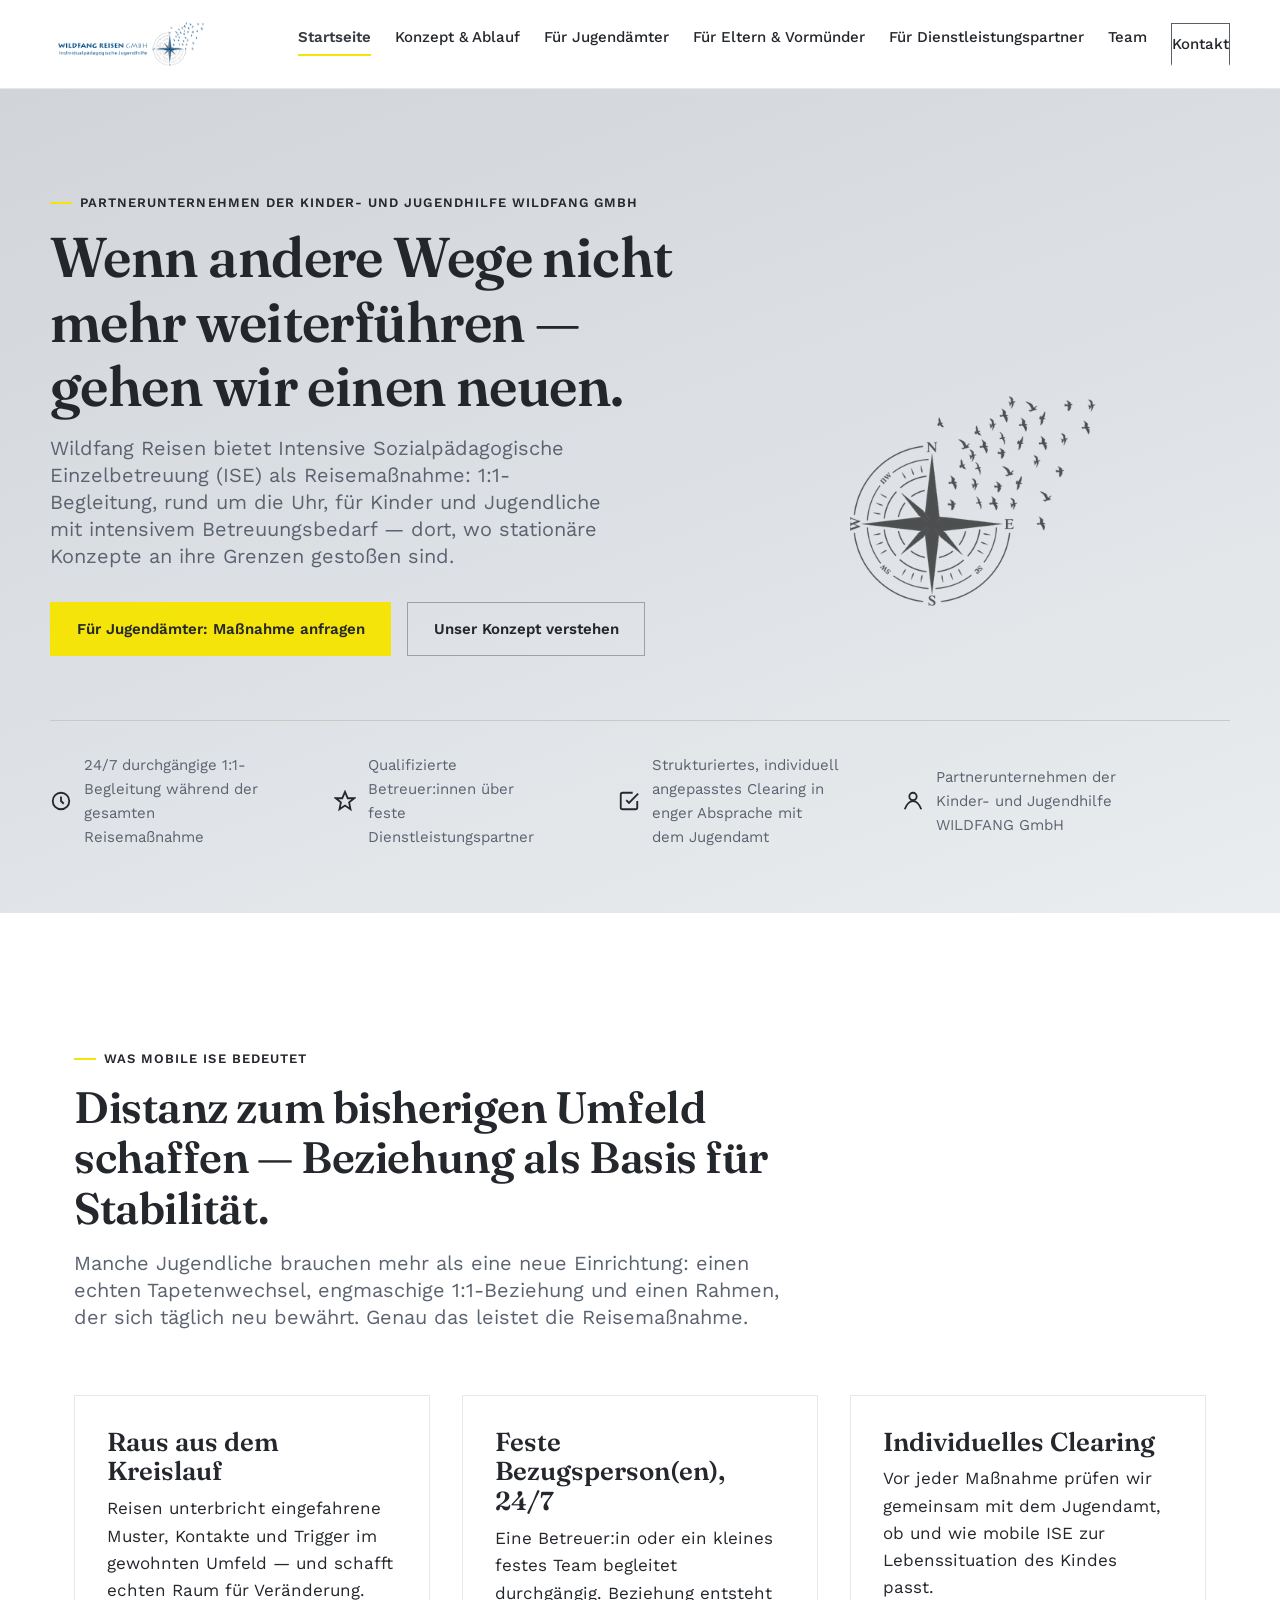
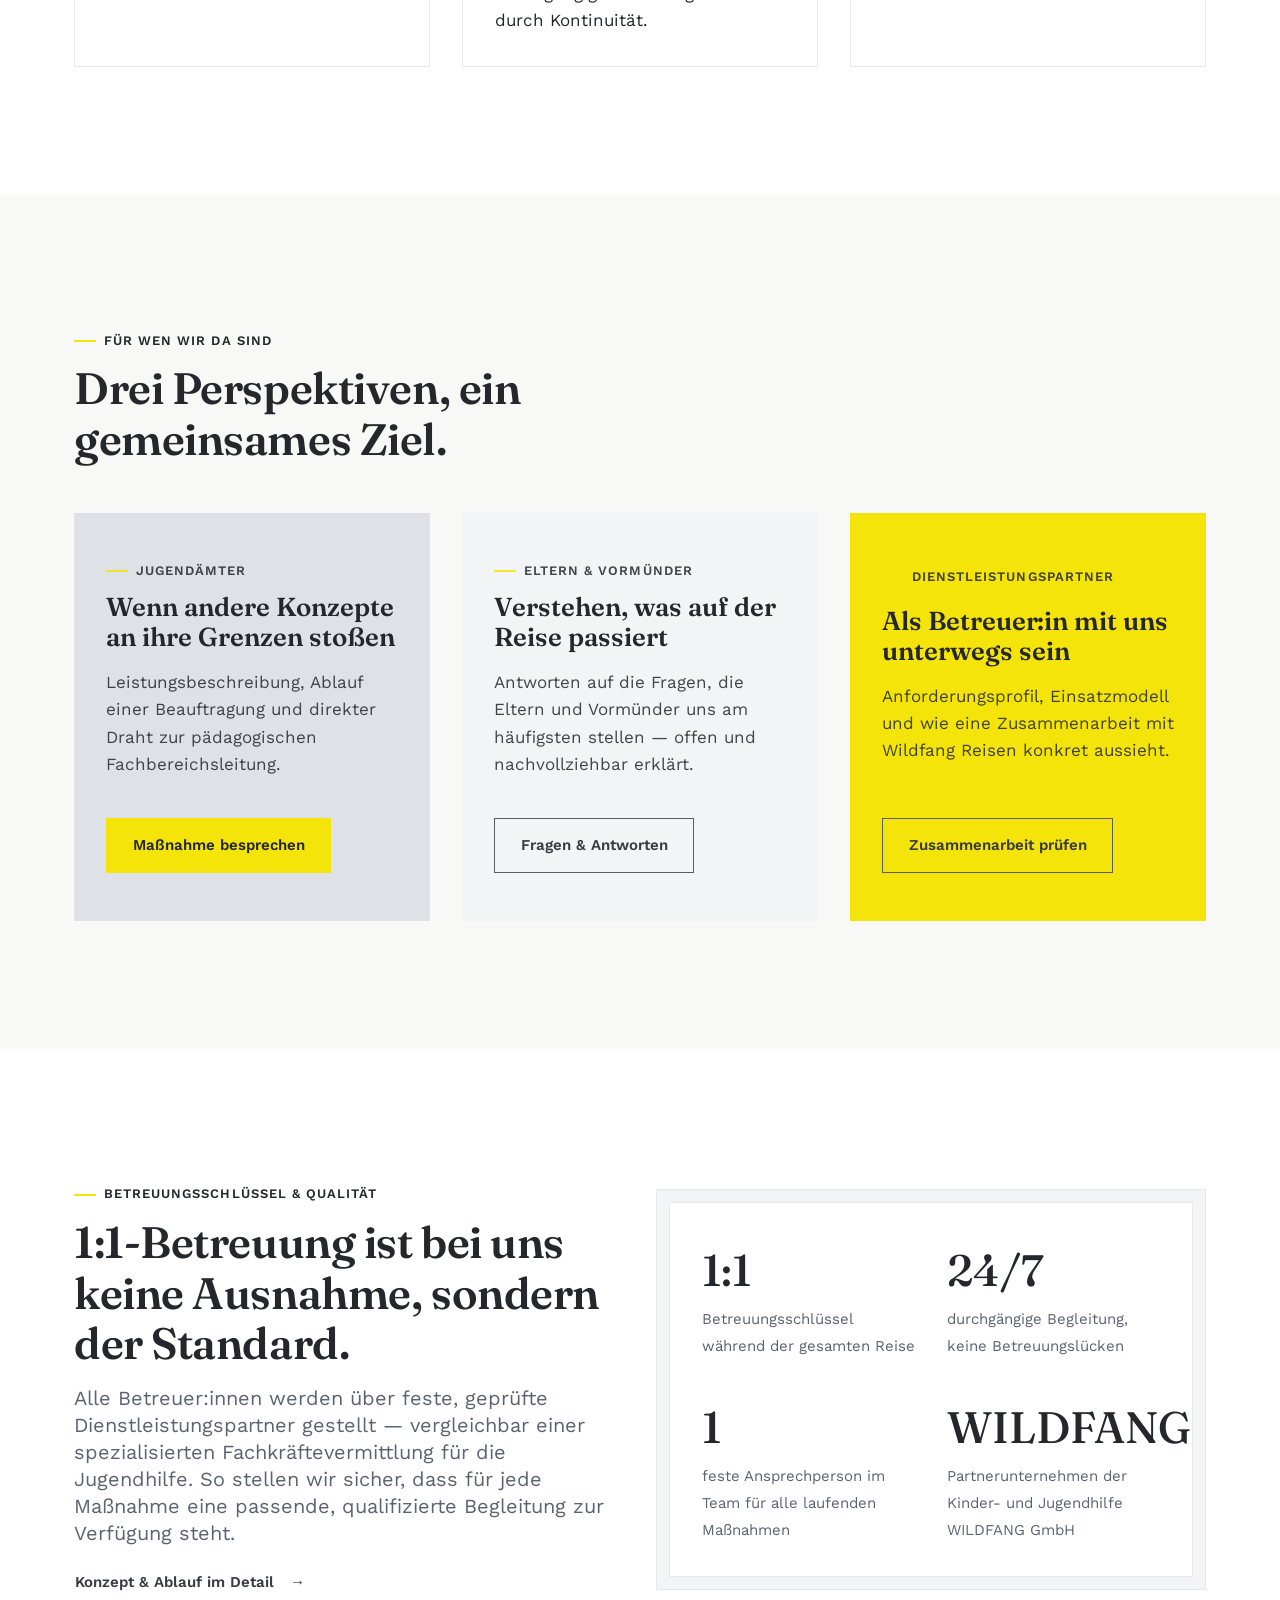
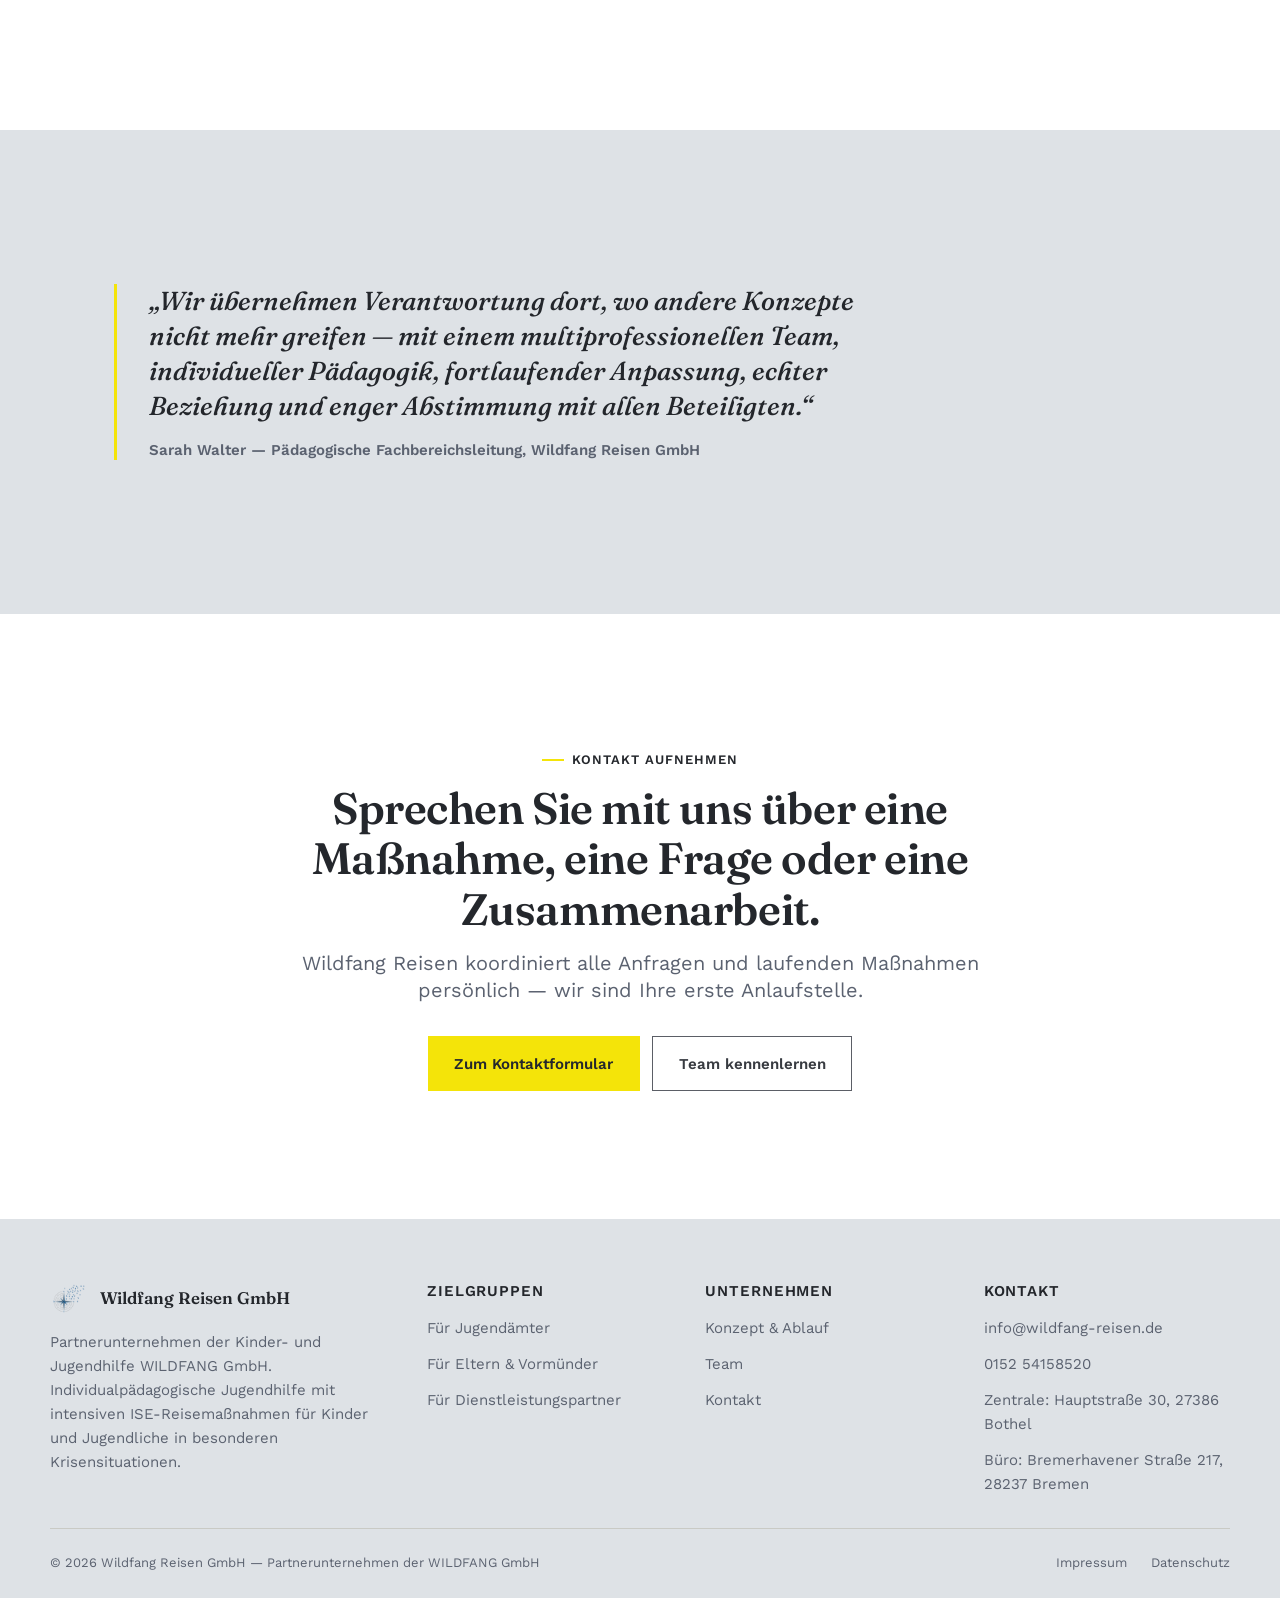
<file: index.html>
<!doctype html>
<html lang="de">
<head>
<meta charset="UTF-8">
<meta name="viewport" content="width=device-width, initial-scale=1">
<title>Wildfang Reisen GmbH — Mobile Intensivbetreuung (ISE) auf Reisen</title>
<meta name="description" content="Wildfang Reisen GmbH bietet Intensive Sozialpädagogische Einzelbetreuung (ISE) als Reisemaßnahme für Kinder und Jugendliche — 24/7, 1:1, individuell begleitet.">
<link rel="canonical" href="https://wildfangreisen-jugendhilfe.de/">
<meta property="og:type" content="website">
<meta property="og:site_name" content="Wildfang Reisen GmbH">
<meta property="og:locale" content="de_DE">
<meta property="og:url" content="https://wildfangreisen-jugendhilfe.de/">
<meta property="og:title" content="Wildfang Reisen GmbH — Mobile Intensivbetreuung (ISE) auf Reisen">
<meta property="og:description" content="Wildfang Reisen GmbH bietet Intensive Sozialpädagogische Einzelbetreuung (ISE) als Reisemaßnahme für Kinder und Jugendliche — 24/7, 1:1, individuell begleitet.">
<meta property="og:image" content="https://wildfangreisen-jugendhilfe.de/assets/logo-horizontal.png">
<meta name="twitter:card" content="summary_large_image">
<meta name="twitter:title" content="Wildfang Reisen GmbH — Mobile Intensivbetreuung (ISE) auf Reisen">
<meta name="twitter:description" content="Wildfang Reisen GmbH bietet Intensive Sozialpädagogische Einzelbetreuung (ISE) als Reisemaßnahme für Kinder und Jugendliche — 24/7, 1:1, individuell begleitet.">
<meta name="twitter:image" content="https://wildfangreisen-jugendhilfe.de/assets/logo-horizontal.png">
<link rel="icon" type="image/png" href="assets/logo-icon.png">
<link rel="stylesheet" href="css/styles.css">
<script type="application/ld+json">
{
  "@context": "https://schema.org",
  "@type": "Organization",
  "name": "Wildfang Reisen GmbH",
  "url": "https://wildfangreisen-jugendhilfe.de/",
  "logo": "https://wildfangreisen-jugendhilfe.de/assets/logo-horizontal.png",
  "description": "Wildfang Reisen GmbH ist ein Partnerunternehmen der Kinder- und Jugendhilfe WILDFANG GmbH und bietet Intensive Sozialpädagogische Einzelbetreuung (ISE) als Reisemaßnahme für Kinder und Jugendliche mit intensivem Betreuungsbedarf.",
  "address": [
    {
      "@type": "PostalAddress",
      "streetAddress": "Hauptstraße 30",
      "postalCode": "27386",
      "addressLocality": "Bothel",
      "addressCountry": "DE"
    },
    {
      "@type": "PostalAddress",
      "streetAddress": "Bremerhavener Straße 217",
      "postalCode": "28237",
      "addressLocality": "Bremen",
      "addressCountry": "DE"
    }
  ],
  "telephone": "+49 152 54158520",
  "email": "info@wildfang-reisen.de",
  "areaServed": "DE",
  "knowsAbout": ["Kinder- und Jugendhilfe", "Intensive Sozialpädagogische Einzelbetreuung", "ISE-Reisemaßnahmen", "SGB VIII"]
}
</script>
</head>
<body>
<a class="skip-link" href="#main">Zum Inhalt springen</a>

<header class="site-header">
  <div class="container site-header__inner">
    <a class="brand" href="index.html">
      <img src="assets/logo-horizontal.png" alt="Wildfang Reisen GmbH – Individualpädagogische Jugendhilfe">
    </a>
    <nav class="nav" aria-label="Hauptnavigation">
      <button class="nav-toggle" aria-label="Menü öffnen" aria-expanded="false"><span></span></button>
      <ul class="nav__list">
        <li><a href="index.html" aria-current="page">Startseite</a></li>
        <li><a href="konzept.html">Konzept &amp; Ablauf</a></li>
        <li><a href="jugendaemter.html">Für Jugendämter</a></li>
        <li><a href="eltern-vormuender.html">Für Eltern &amp; Vormünder</a></li>
        <li><a href="dienstleistungspartner.html">Für Dienstleistungspartner</a></li>
        <li><a href="team.html">Team</a></li>
        <li class="nav__cta"><a class="btn btn--outline-dark" href="kontakt.html">Kontakt</a></li>
      </ul>
    </nav>
  </div>
</header>

<main id="main">

  <section class="hero">
    <div class="container hero__inner">
      <div class="hero__content">
        <p class="eyebrow" style="color:var(--color-brand-strong)">Partnerunternehmen der Kinder- und Jugendhilfe WILDFANG GmbH</p>
        <h1>Wenn andere Wege nicht mehr weiterführen — gehen wir einen neuen.</h1>
        <p class="lede">Wildfang Reisen bietet Intensive Sozialpädagogische Einzelbetreuung (ISE) als Reisemaßnahme: 1:1-Begleitung, rund um die Uhr, für Kinder und Jugendliche mit intensivem Betreuungsbedarf — dort, wo stationäre Konzepte an ihre Grenzen gestoßen sind.</p>
        <div class="hero__actions">
          <a class="btn btn--primary" href="jugendaemter.html">Für Jugendämter: Maßnahme anfragen</a>
          <a class="btn btn--outline-light" href="konzept.html">Unser Konzept verstehen</a>
        </div>
      </div>

      <div class="trust-strip">
        <div class="trust-strip__item">
          <svg class="trust-strip__icon" width="22" height="22" viewBox="0 0 24 24" fill="none" stroke="currentColor" stroke-width="2"><circle cx="12" cy="12" r="9"/><path d="M12 7v5l3 3"/></svg>
          <span>24/7 durchgängige 1:1-Begleitung während der gesamten Reisemaßnahme</span>
        </div>
        <div class="trust-strip__item">
          <svg class="trust-strip__icon" width="22" height="22" viewBox="0 0 24 24" fill="none" stroke="currentColor" stroke-width="2"><path d="M12 2l3 7h7l-5.5 4.5L18 21l-6-4-6 4 1.5-7.5L2 9h7z"/></svg>
          <span>Qualifizierte Betreuer:innen über feste Dienstleistungspartner</span>
        </div>
        <div class="trust-strip__item">
          <svg class="trust-strip__icon" width="22" height="22" viewBox="0 0 24 24" fill="none" stroke="currentColor" stroke-width="2"><path d="M9 11l3 3L22 4"/><path d="M21 12v7a2 2 0 01-2 2H5a2 2 0 01-2-2V5a2 2 0 012-2h11"/></svg>
          <span>Strukturiertes, individuell angepasstes Clearing in enger Absprache mit dem Jugendamt</span>
        </div>
        <div class="trust-strip__item">
          <svg class="trust-strip__icon" width="22" height="22" viewBox="0 0 24 24" fill="none" stroke="currentColor" stroke-width="2"><path d="M3 21c2-6 6-9 9-9s7 3 9 9"/><circle cx="12" cy="7" r="4"/></svg>
          <span>Partnerunternehmen der Kinder- und Jugendhilfe WILDFANG GmbH</span>
        </div>
      </div>
    </div>
  </section>

  <section class="section">
    <div class="container">
      <p class="eyebrow">Was mobile ISE bedeutet</p>
      <h2 class="max-w-content">Distanz zum bisherigen Umfeld schaffen — Beziehung als Basis für Stabilität.</h2>
      <p class="lede max-w-content">Manche Jugendliche brauchen mehr als eine neue Einrichtung: einen echten Tapetenwechsel, engmaschige 1:1-Beziehung und einen Rahmen, der sich täglich neu bewährt. Genau das leistet die Reisemaßnahme.</p>

      <div class="grid grid--3" style="margin-top: var(--space-8);">
        <div class="card">
          <h3>Raus aus dem Kreislauf</h3>
          <p>Reisen unterbricht eingefahrene Muster, Kontakte und Trigger im gewohnten Umfeld — und schafft echten Raum für Veränderung.</p>
        </div>
        <div class="card">
          <h3>Feste Bezugsperson(en), 24/7</h3>
          <p>Eine Betreuer:in oder ein kleines festes Team begleitet durchgängig. Beziehung entsteht durch Kontinuität.</p>
        </div>
        <div class="card">
          <h3>Individuelles Clearing</h3>
          <p>Vor jeder Maßnahme prüfen wir gemeinsam mit dem Jugendamt, ob und wie mobile ISE zur Lebenssituation des Kindes passt.</p>
        </div>
      </div>
    </div>
  </section>

  <section class="section section--subtle">
    <div class="container">
      <p class="eyebrow">Für wen wir da sind</p>
      <h2 class="max-w-content">Drei Perspektiven, ein gemeinsames Ziel.</h2>

      <div class="grid grid--3" style="margin-top: var(--space-7);">
        <div class="audience-card">
          <p class="eyebrow">Jugendämter</p>
          <h3>Wenn andere Konzepte an ihre Grenzen stoßen</h3>
          <p>Leistungsbeschreibung, Ablauf einer Beauftragung und direkter Draht zur pädagogischen Fachbereichsleitung.</p>
          <a class="btn btn--primary" href="jugendaemter.html">Maßnahme besprechen</a>
        </div>
        <div class="audience-card audience-card--alt">
          <p class="eyebrow">Eltern &amp; Vormünder</p>
          <h3>Verstehen, was auf der Reise passiert</h3>
          <p>Antworten auf die Fragen, die Eltern und Vormünder uns am häufigsten stellen — offen und nachvollziehbar erklärt.</p>
          <a class="btn btn--outline-dark" href="eltern-vormuender.html">Fragen &amp; Antworten</a>
        </div>
        <div class="audience-card audience-card--accent">
          <p class="eyebrow">Dienstleistungspartner</p>
          <h3>Als Betreuer:in mit uns unterwegs sein</h3>
          <p>Anforderungsprofil, Einsatzmodell und wie eine Zusammenarbeit mit Wildfang Reisen konkret aussieht.</p>
          <a class="btn btn--outline-dark" href="dienstleistungspartner.html">Zusammenarbeit prüfen</a>
        </div>
      </div>
    </div>
  </section>

  <section class="section">
    <div class="container grid grid--2" style="align-items: center;">
      <div>
        <p class="eyebrow">Betreuungsschlüssel &amp; Qualität</p>
        <h2>1:1-Betreuung ist bei uns keine Ausnahme, sondern der Standard.</h2>
        <p class="lede">Alle Betreuer:innen werden über feste, geprüfte Dienstleistungspartner gestellt — vergleichbar einer spezialisierten Fachkräftevermittlung für die Jugendhilfe. So stellen wir sicher, dass für jede Maßnahme eine passende, qualifizierte Begleitung zur Verfügung steht.</p>
        <a class="btn btn--ghost" href="konzept.html">Konzept &amp; Ablauf im Detail</a>
      </div>
      <div class="stat-frame">
        <div class="stat-frame__core grid grid--2">
          <div class="stat">
            <span class="stat__value">1:1</span>
            <span class="stat__label">Betreuungsschlüssel während der gesamten Reise</span>
          </div>
          <div class="stat">
            <span class="stat__value">24/7</span>
            <span class="stat__label">durchgängige Begleitung, keine Betreuungslücken</span>
          </div>
          <div class="stat">
            <span class="stat__value">1</span>
            <span class="stat__label">feste Ansprechperson im Team für alle laufenden Maßnahmen</span>
          </div>
          <div class="stat">
            <span class="stat__value">WILDFANG</span>
            <span class="stat__label">Partnerunternehmen der Kinder- und Jugendhilfe WILDFANG GmbH</span>
          </div>
        </div>
      </div>
    </div>
  </section>

  <section class="section section--inverse">
    <div class="container">
      <blockquote class="quote" style="color: var(--color-text-inverse); max-width: 760px;">
        „Wir übernehmen Verantwortung dort, wo andere Konzepte nicht mehr greifen — mit einem multiprofessionellen Team, individueller Pädagogik, fortlaufender Anpassung, echter Beziehung und enger Abstimmung mit allen Beteiligten.“
        <div class="quote__attribution" style="color: var(--color-text-inverse-muted);">Sarah Walter — Pädagogische Fachbereichsleitung, Wildfang Reisen GmbH</div>
      </blockquote>
    </div>
  </section>

  <section class="section">
    <div class="container text-center">
      <p class="eyebrow" style="justify-content:center;">Kontakt aufnehmen</p>
      <h2 class="max-w-content mx-auto">Sprechen Sie mit uns über eine Maßnahme, eine Frage oder eine Zusammenarbeit.</h2>
      <p class="lede max-w-content mx-auto">Wildfang Reisen koordiniert alle Anfragen und laufenden Maßnahmen persönlich — wir sind Ihre erste Anlaufstelle.</p>
      <div class="cluster" style="justify-content:center; margin-top: var(--space-6);">
        <a class="btn btn--primary" href="kontakt.html">Zum Kontaktformular</a>
        <a class="btn btn--outline-dark" href="team.html">Team kennenlernen</a>
      </div>
    </div>
  </section>

</main>

<footer class="site-footer">
  <div class="container footer-top">
    <div>
      <div class="footer-brand">
        <img src="assets/logo-icon.png" alt="">
        <span>Wildfang Reisen GmbH</span>
      </div>
      <p style="max-width: 320px; font-size: var(--fs-sm);">Partnerunternehmen der Kinder- und Jugendhilfe WILDFANG GmbH. Individualpädagogische Jugendhilfe mit intensiven ISE-Reisemaßnahmen für Kinder und Jugendliche in besonderen Krisensituationen.</p>
    </div>
    <div class="footer-col">
      <h4>Zielgruppen</h4>
      <ul>
        <li><a href="jugendaemter.html">Für Jugendämter</a></li>
        <li><a href="eltern-vormuender.html">Für Eltern &amp; Vormünder</a></li>
        <li><a href="dienstleistungspartner.html">Für Dienstleistungspartner</a></li>
      </ul>
    </div>
    <div class="footer-col">
      <h4>Unternehmen</h4>
      <ul>
        <li><a href="konzept.html">Konzept &amp; Ablauf</a></li>
        <li><a href="team.html">Team</a></li>
        <li><a href="kontakt.html">Kontakt</a></li>
      </ul>
    </div>
    <div class="footer-col">
      <h4>Kontakt</h4>
      <ul>
        <li><a href="mailto:info@wildfang-reisen.de">info@wildfang-reisen.de</a></li>
        <li>0152 54158520</li>
        <li>Zentrale: Hauptstraße 30, 27386 Bothel</li>
        <li>Büro: Bremerhavener Straße 217, 28237 Bremen</li>
      </ul>
    </div>
  </div>
  <div class="container footer-bottom">
    <span>© 2026 Wildfang Reisen GmbH — Partnerunternehmen der WILDFANG GmbH</span>
    <ul>
      <li><a href="impressum.html">Impressum</a></li>
      <li><a href="datenschutz.html">Datenschutz</a></li>
    </ul>
  </div>
</footer>

<script src="js/main.js"></script>
</body>
</html>
</file>
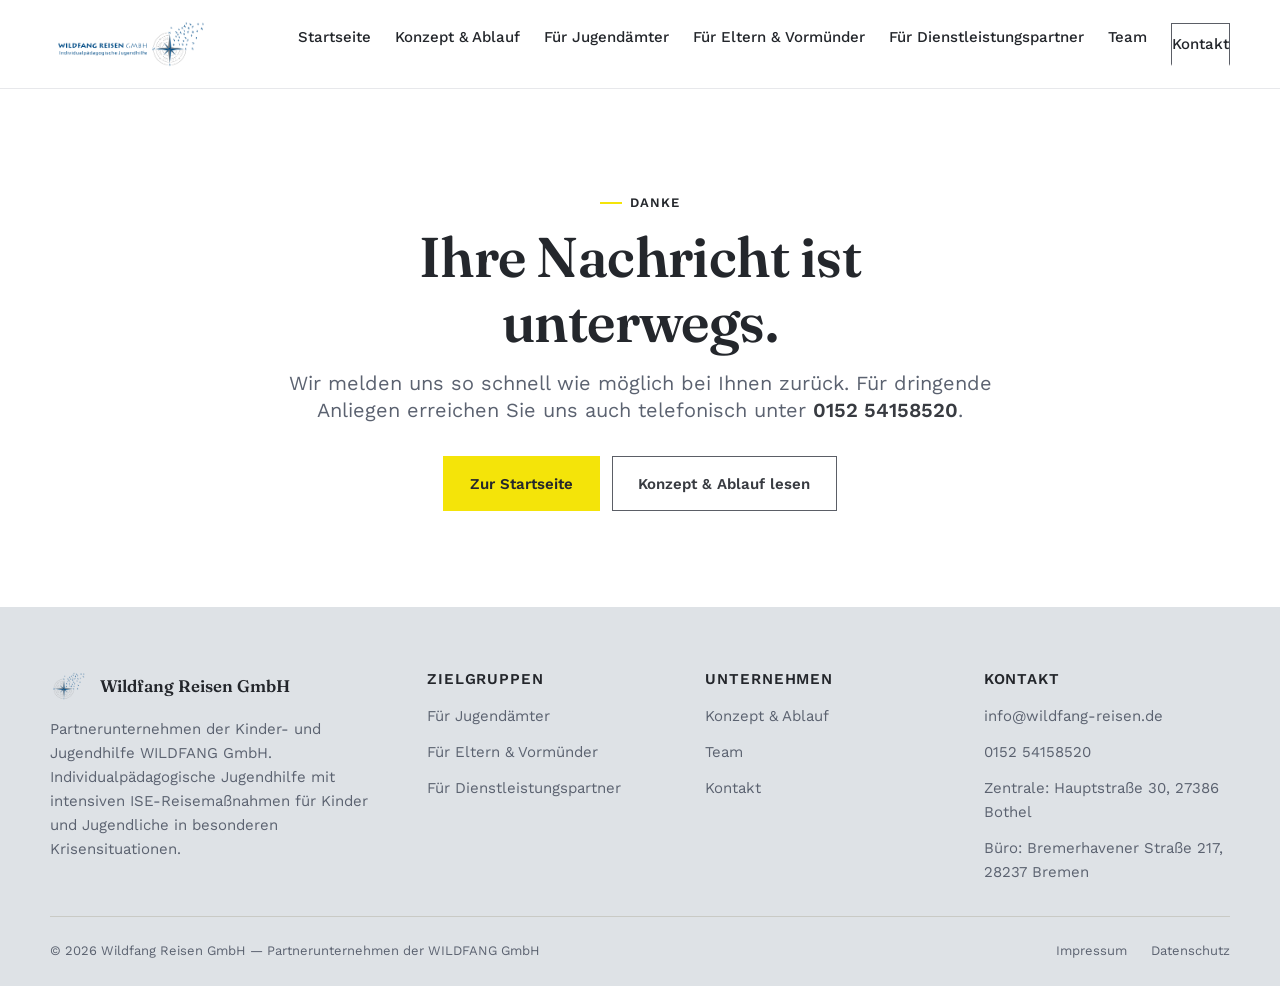
<file: danke.html>
<!doctype html>
<html lang="de">
<head>
<meta charset="UTF-8">
<meta name="viewport" content="width=device-width, initial-scale=1">
<title>Danke für Ihre Nachricht — Wildfang Reisen GmbH</title>
<meta name="description" content="Ihre Nachricht an Wildfang Reisen GmbH ist eingegangen. Wir melden uns so schnell wie möglich bei Ihnen zurück.">
<meta name="robots" content="noindex, follow">
<link rel="canonical" href="https://wildfangreisen-jugendhilfe.de/danke.html">
<meta property="og:type" content="website">
<meta property="og:site_name" content="Wildfang Reisen GmbH">
<meta property="og:locale" content="de_DE">
<meta property="og:url" content="https://wildfangreisen-jugendhilfe.de/danke.html">
<meta property="og:title" content="Danke für Ihre Nachricht — Wildfang Reisen GmbH">
<meta property="og:description" content="Ihre Nachricht an Wildfang Reisen GmbH ist eingegangen. Wir melden uns so schnell wie möglich bei Ihnen zurück.">
<meta property="og:image" content="https://wildfangreisen-jugendhilfe.de/assets/logo-horizontal.png">
<meta name="twitter:card" content="summary_large_image">
<meta name="twitter:title" content="Danke für Ihre Nachricht — Wildfang Reisen GmbH">
<meta name="twitter:description" content="Ihre Nachricht an Wildfang Reisen GmbH ist eingegangen. Wir melden uns so schnell wie möglich bei Ihnen zurück.">
<meta name="twitter:image" content="https://wildfangreisen-jugendhilfe.de/assets/logo-horizontal.png">
<meta name="robots" content="noindex">
<link rel="icon" type="image/png" href="assets/logo-icon.png">
<link rel="stylesheet" href="css/styles.css">
</head>
<body>
<a class="skip-link" href="#main">Zum Inhalt springen</a>

<header class="site-header">
  <div class="container site-header__inner">
    <a class="brand" href="index.html">
      <img src="assets/logo-horizontal.png" alt="Wildfang Reisen GmbH – Individualpädagogische Jugendhilfe">
    </a>
    <nav class="nav" aria-label="Hauptnavigation">
      <button class="nav-toggle" aria-label="Menü öffnen" aria-expanded="false"><span></span></button>
      <ul class="nav__list">
        <li><a href="index.html">Startseite</a></li>
        <li><a href="konzept.html">Konzept &amp; Ablauf</a></li>
        <li><a href="jugendaemter.html">Für Jugendämter</a></li>
        <li><a href="eltern-vormuender.html">Für Eltern &amp; Vormünder</a></li>
        <li><a href="dienstleistungspartner.html">Für Dienstleistungspartner</a></li>
        <li><a href="team.html">Team</a></li>
        <li class="nav__cta"><a class="btn btn--outline-dark" href="kontakt.html">Kontakt</a></li>
      </ul>
    </nav>
  </div>
</header>

<main id="main">

  <section class="section text-center" style="padding-top: var(--space-9); padding-bottom: var(--space-9);">
    <div class="container">
      <p class="eyebrow" style="justify-content:center;">Danke</p>
      <h1 class="max-w-content mx-auto">Ihre Nachricht ist unterwegs.</h1>
      <p class="lede max-w-content mx-auto">Wir melden uns so schnell wie möglich bei Ihnen zurück. Für dringende Anliegen erreichen Sie uns auch telefonisch unter <a href="tel:015254158520" style="color: var(--color-brand); font-weight:600;">0152 54158520</a>.</p>
      <div class="cluster" style="justify-content:center; margin-top: var(--space-6);">
        <a class="btn btn--primary" href="index.html">Zur Startseite</a>
        <a class="btn btn--outline-dark" href="konzept.html">Konzept &amp; Ablauf lesen</a>
      </div>
    </div>
  </section>

</main>

<footer class="site-footer">
  <div class="container footer-top">
    <div>
      <div class="footer-brand">
        <img src="assets/logo-icon.png" alt="">
        <span>Wildfang Reisen GmbH</span>
      </div>
      <p style="max-width: 320px; font-size: var(--fs-sm);">Partnerunternehmen der Kinder- und Jugendhilfe WILDFANG GmbH. Individualpädagogische Jugendhilfe mit intensiven ISE-Reisemaßnahmen für Kinder und Jugendliche in besonderen Krisensituationen.</p>
    </div>
    <div class="footer-col">
      <h4>Zielgruppen</h4>
      <ul>
        <li><a href="jugendaemter.html">Für Jugendämter</a></li>
        <li><a href="eltern-vormuender.html">Für Eltern &amp; Vormünder</a></li>
        <li><a href="dienstleistungspartner.html">Für Dienstleistungspartner</a></li>
      </ul>
    </div>
    <div class="footer-col">
      <h4>Unternehmen</h4>
      <ul>
        <li><a href="konzept.html">Konzept &amp; Ablauf</a></li>
        <li><a href="team.html">Team</a></li>
        <li><a href="kontakt.html">Kontakt</a></li>
      </ul>
    </div>
    <div class="footer-col">
      <h4>Kontakt</h4>
      <ul>
        <li><a href="mailto:info@wildfang-reisen.de">info@wildfang-reisen.de</a></li>
        <li>0152 54158520</li>
        <li>Zentrale: Hauptstraße 30, 27386 Bothel</li>
        <li>Büro: Bremerhavener Straße 217, 28237 Bremen</li>
      </ul>
    </div>
  </div>
  <div class="container footer-bottom">
    <span>© 2026 Wildfang Reisen GmbH — Partnerunternehmen der WILDFANG GmbH</span>
    <ul>
      <li><a href="impressum.html">Impressum</a></li>
      <li><a href="datenschutz.html">Datenschutz</a></li>
    </ul>
  </div>
</footer>

<script src="js/main.js"></script>
</body>
</html>
</file>
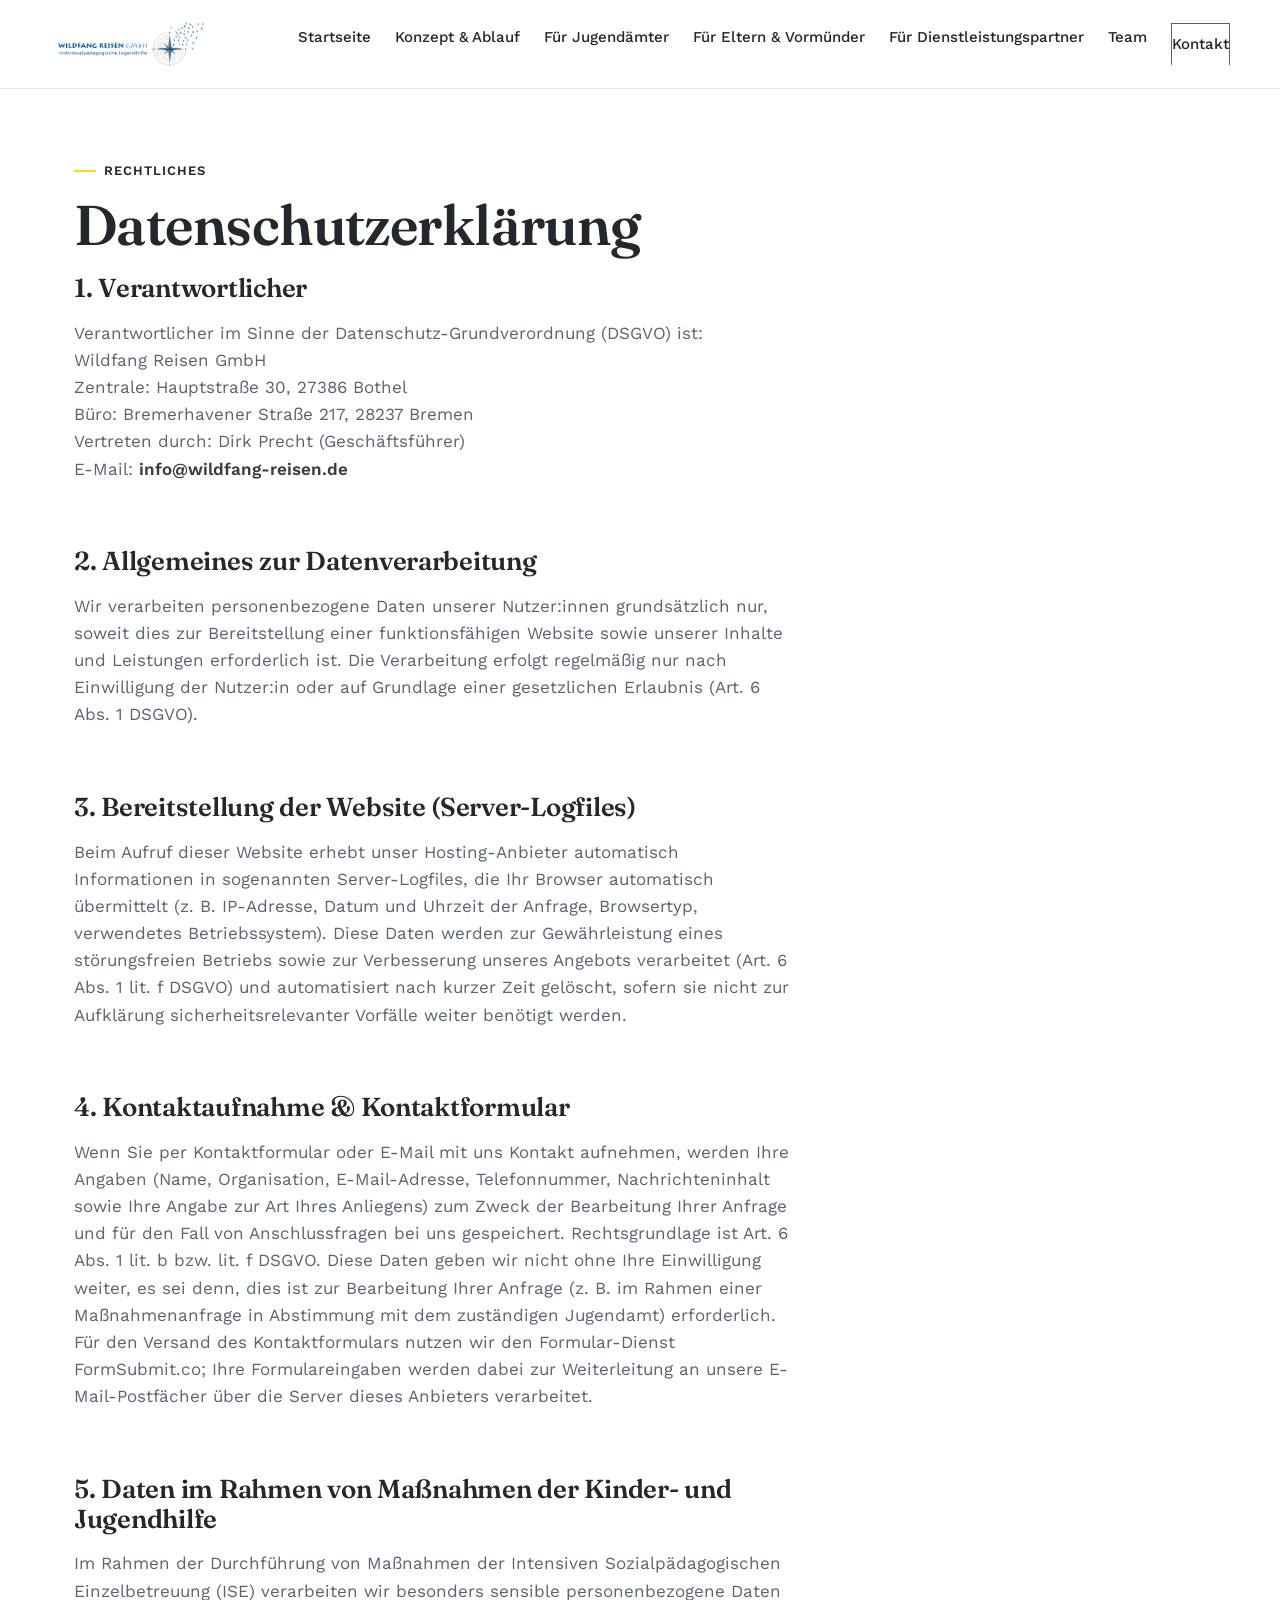
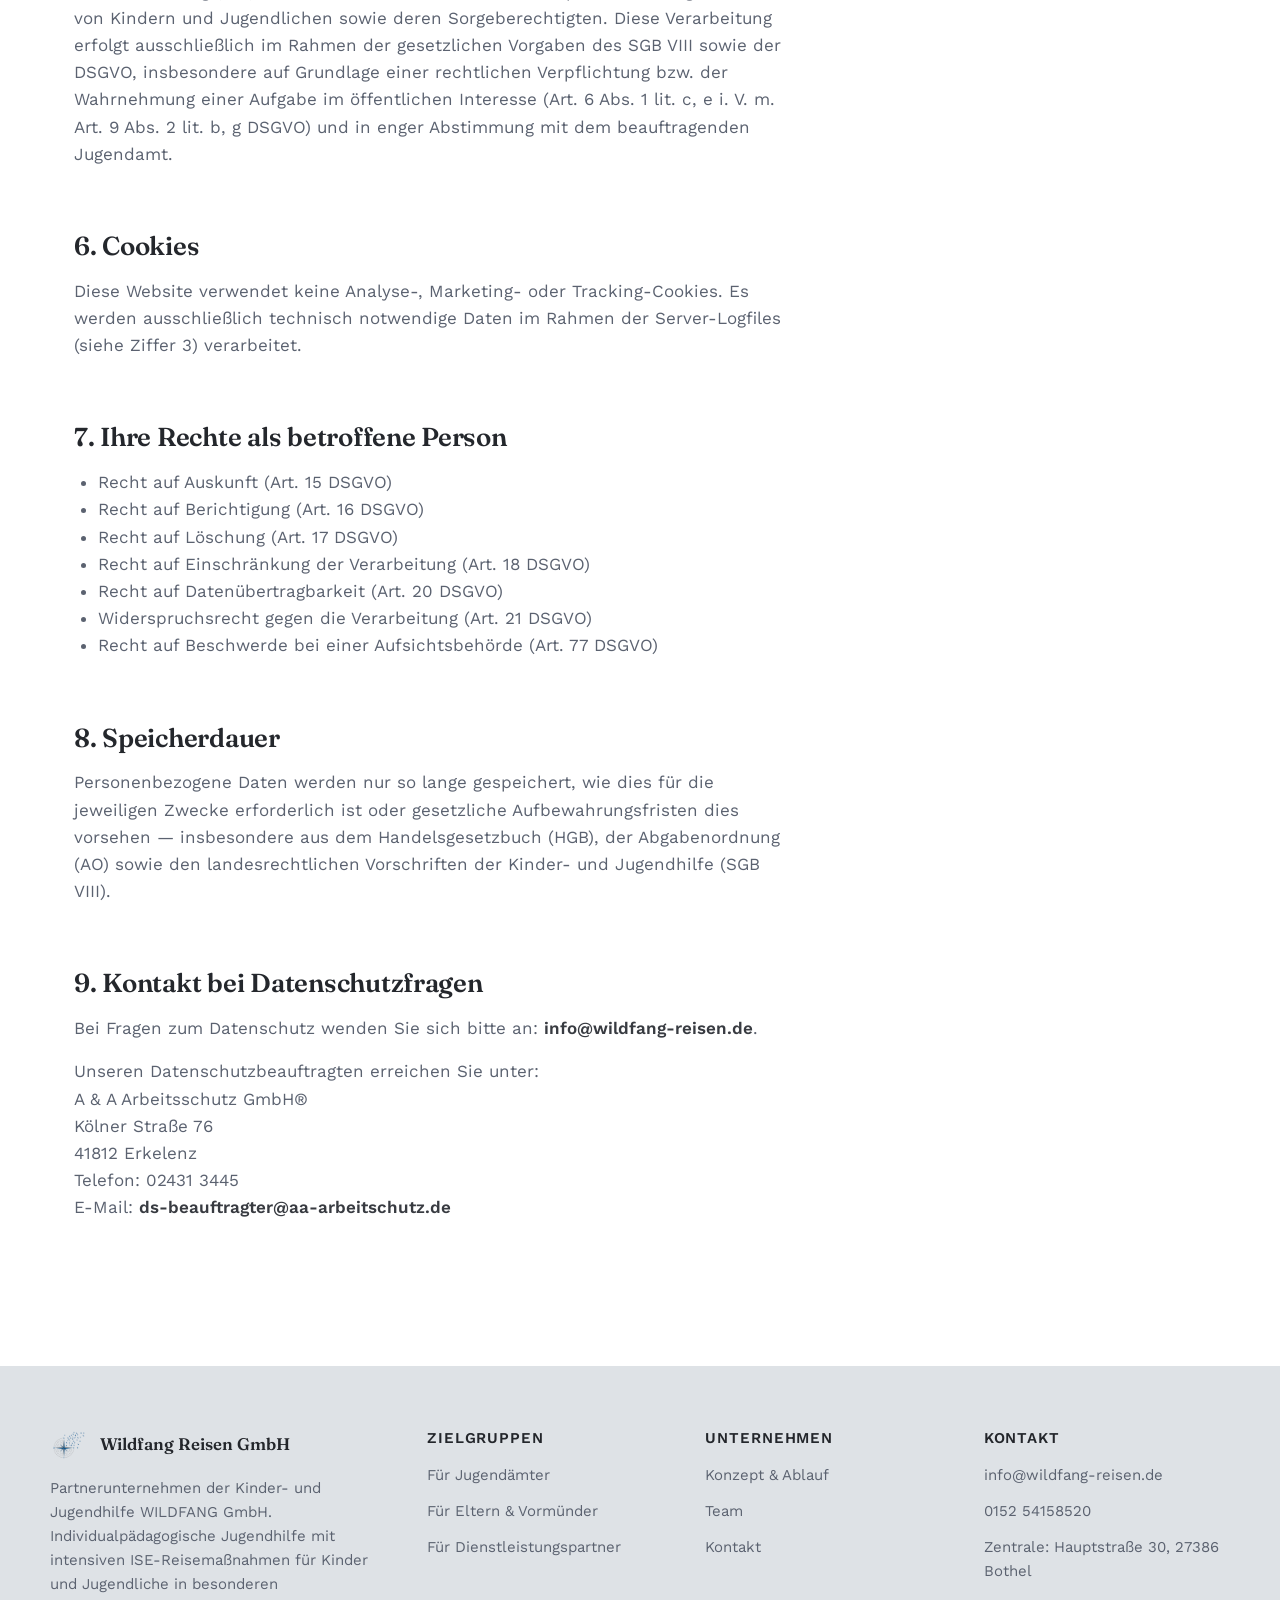
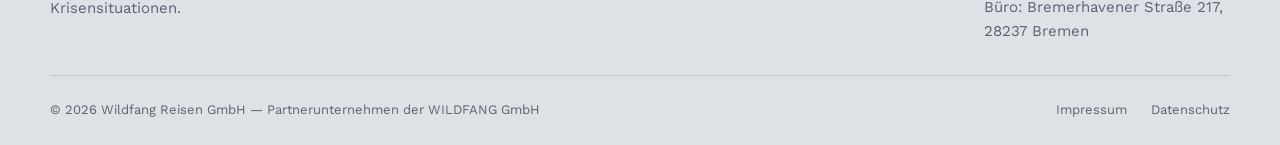
<file: datenschutz.html>
<!doctype html>
<html lang="de">
<head>
<meta charset="UTF-8">
<meta name="viewport" content="width=device-width, initial-scale=1">
<title>Datenschutz — Wildfang Reisen GmbH</title>
<meta name="description" content="Datenschutzerklärung von Wildfang Reisen GmbH gemäß DSGVO.">
<link rel="canonical" href="https://wildfangreisen-jugendhilfe.de/datenschutz.html">
<meta property="og:type" content="website">
<meta property="og:site_name" content="Wildfang Reisen GmbH">
<meta property="og:locale" content="de_DE">
<meta property="og:url" content="https://wildfangreisen-jugendhilfe.de/datenschutz.html">
<meta property="og:title" content="Datenschutz — Wildfang Reisen GmbH">
<meta property="og:description" content="Datenschutzerklärung von Wildfang Reisen GmbH gemäß DSGVO.">
<meta property="og:image" content="https://wildfangreisen-jugendhilfe.de/assets/logo-horizontal.png">
<meta name="twitter:card" content="summary_large_image">
<meta name="twitter:title" content="Datenschutz — Wildfang Reisen GmbH">
<meta name="twitter:description" content="Datenschutzerklärung von Wildfang Reisen GmbH gemäß DSGVO.">
<meta name="twitter:image" content="https://wildfangreisen-jugendhilfe.de/assets/logo-horizontal.png">
<script type="application/ld+json">
{
  "@context": "https://schema.org",
  "@type": "WebPage",
  "name": "Datenschutz — Wildfang Reisen GmbH",
  "description": "Datenschutzerklärung von Wildfang Reisen GmbH gemäß DSGVO.",
  "url": "https://wildfangreisen-jugendhilfe.de/datenschutz.html",
  "inLanguage": "de-DE",
  "isPartOf": {
    "@type": "Organization",
    "name": "Wildfang Reisen GmbH",
    "url": "https://wildfangreisen-jugendhilfe.de/"
  }
}
</script>
<link rel="icon" type="image/png" href="assets/logo-icon.png">
<link rel="stylesheet" href="css/styles.css">
</head>
<body>
<a class="skip-link" href="#main">Zum Inhalt springen</a>

<header class="site-header">
  <div class="container site-header__inner">
    <a class="brand" href="index.html">
      <img src="assets/logo-horizontal.png" alt="Wildfang Reisen GmbH – Individualpädagogische Jugendhilfe">
    </a>
    <nav class="nav" aria-label="Hauptnavigation">
      <button class="nav-toggle" aria-label="Menü öffnen" aria-expanded="false"><span></span></button>
      <ul class="nav__list">
        <li><a href="index.html">Startseite</a></li>
        <li><a href="konzept.html">Konzept &amp; Ablauf</a></li>
        <li><a href="jugendaemter.html">Für Jugendämter</a></li>
        <li><a href="eltern-vormuender.html">Für Eltern &amp; Vormünder</a></li>
        <li><a href="dienstleistungspartner.html">Für Dienstleistungspartner</a></li>
        <li><a href="team.html">Team</a></li>
        <li class="nav__cta"><a class="btn btn--outline-dark" href="kontakt.html">Kontakt</a></li>
      </ul>
    </nav>
  </div>
</header>

<main id="main">
  <section class="section" style="padding-top: var(--space-8);">
    <div class="container">
      <p class="eyebrow">Rechtliches</p>
      <h1>Datenschutz&shy;erklärung</h1>

      <div class="legal max-w-content">
        <h2>1. Verantwortlicher</h2>
        <p>
          Verantwortlicher im Sinne der Datenschutz-Grundverordnung (DSGVO) ist:<br>
          Wildfang Reisen GmbH<br>
          Zentrale: Hauptstraße 30, 27386 Bothel<br>
          Büro: Bremerhavener Straße 217, 28237 Bremen<br>
          Vertreten durch: Dirk Precht (Geschäftsführer)<br>
          E-Mail: <a href="mailto:info@wildfang-reisen.de" style="color: var(--color-brand); font-weight:600;">info@wildfang-reisen.de</a>
        </p>

        <h2>2. Allgemeines zur Datenverarbeitung</h2>
        <p>Wir verarbeiten personenbezogene Daten unserer Nutzer:innen grundsätzlich nur, soweit dies zur Bereitstellung einer funktionsfähigen Website sowie unserer Inhalte und Leistungen erforderlich ist. Die Verarbeitung erfolgt regelmäßig nur nach Einwilligung der Nutzer:in oder auf Grundlage einer gesetzlichen Erlaubnis (Art. 6 Abs. 1 DSGVO).</p>

        <h2>3. Bereitstellung der Website (Server-Logfiles)</h2>
        <p>Beim Aufruf dieser Website erhebt unser Hosting-Anbieter automatisch Informationen in sogenannten Server-Logfiles, die Ihr Browser automatisch übermittelt (z. B. IP-Adresse, Datum und Uhrzeit der Anfrage, Browsertyp, verwendetes Betriebssystem). Diese Daten werden zur Gewährleistung eines störungsfreien Betriebs sowie zur Verbesserung unseres Angebots verarbeitet (Art. 6 Abs. 1 lit. f DSGVO) und automatisiert nach kurzer Zeit gelöscht, sofern sie nicht zur Aufklärung sicherheitsrelevanter Vorfälle weiter benötigt werden.</p>

        <h2>4. Kontaktaufnahme &amp; Kontaktformular</h2>
        <p>Wenn Sie per Kontaktformular oder E-Mail mit uns Kontakt aufnehmen, werden Ihre Angaben (Name, Organisation, E-Mail-Adresse, Telefonnummer, Nachrichteninhalt sowie Ihre Angabe zur Art Ihres Anliegens) zum Zweck der Bearbeitung Ihrer Anfrage und für den Fall von Anschlussfragen bei uns gespeichert. Rechtsgrundlage ist Art. 6 Abs. 1 lit. b bzw. lit. f DSGVO. Diese Daten geben wir nicht ohne Ihre Einwilligung weiter, es sei denn, dies ist zur Bearbeitung Ihrer Anfrage (z. B. im Rahmen einer Maßnahmenanfrage in Abstimmung mit dem zuständigen Jugendamt) erforderlich. Für den Versand des Kontaktformulars nutzen wir den Formular-Dienst FormSubmit.co; Ihre Formulareingaben werden dabei zur Weiterleitung an unsere E-Mail-Postfächer über die Server dieses Anbieters verarbeitet.</p>

        <h2>5. Daten im Rahmen von Maßnahmen der Kinder- und Jugendhilfe</h2>
        <p>Im Rahmen der Durchführung von Maßnahmen der Intensiven Sozialpädagogischen Einzelbetreuung (ISE) verarbeiten wir besonders sensible personenbezogene Daten von Kindern und Jugendlichen sowie deren Sorgeberechtigten. Diese Verarbeitung erfolgt ausschließlich im Rahmen der gesetzlichen Vorgaben des SGB VIII sowie der DSGVO, insbesondere auf Grundlage einer rechtlichen Verpflichtung bzw. der Wahrnehmung einer Aufgabe im öffentlichen Interesse (Art. 6 Abs. 1 lit. c, e i. V. m. Art. 9 Abs. 2 lit. b, g DSGVO) und in enger Abstimmung mit dem beauftragenden Jugendamt.</p>

        <h2>6. Cookies</h2>
        <p>Diese Website verwendet keine Analyse-, Marketing- oder Tracking-Cookies. Es werden ausschließlich technisch notwendige Daten im Rahmen der Server-Logfiles (siehe Ziffer 3) verarbeitet.</p>

        <h2>7. Ihre Rechte als betroffene Person</h2>
        <ul>
          <li>Recht auf Auskunft (Art. 15 DSGVO)</li>
          <li>Recht auf Berichtigung (Art. 16 DSGVO)</li>
          <li>Recht auf Löschung (Art. 17 DSGVO)</li>
          <li>Recht auf Einschränkung der Verarbeitung (Art. 18 DSGVO)</li>
          <li>Recht auf Datenübertragbarkeit (Art. 20 DSGVO)</li>
          <li>Widerspruchsrecht gegen die Verarbeitung (Art. 21 DSGVO)</li>
          <li>Recht auf Beschwerde bei einer Aufsichtsbehörde (Art. 77 DSGVO)</li>
        </ul>

        <h2>8. Speicherdauer</h2>
        <p>Personenbezogene Daten werden nur so lange gespeichert, wie dies für die jeweiligen Zwecke erforderlich ist oder gesetzliche Aufbewahrungsfristen dies vorsehen — insbesondere aus dem Handelsgesetzbuch (HGB), der Abgabenordnung (AO) sowie den landesrechtlichen Vorschriften der Kinder- und Jugendhilfe (SGB VIII).</p>

        <h2>9. Kontakt bei Datenschutzfragen</h2>
        <p>Bei Fragen zum Datenschutz wenden Sie sich bitte an: <a href="mailto:info@wildfang-reisen.de" style="color: var(--color-brand); font-weight:600;">info@wildfang-reisen.de</a>.</p>
        <p>
          Unseren Datenschutzbeauftragten erreichen Sie unter:<br>
          A &amp; A Arbeitsschutz GmbH®<br>
          Kölner Straße 76<br>
          41812 Erkelenz<br>
          Telefon: 02431 3445<br>
          E-Mail: <a href="mailto:ds-beauftragter@aa-arbeitschutz.de" style="color: var(--color-brand); font-weight:600;">ds-beauftragter@aa-arbeitschutz.de</a>
        </p>
      </div>
    </div>
  </section>
</main>

<footer class="site-footer">
  <div class="container footer-top">
    <div>
      <div class="footer-brand">
        <img src="assets/logo-icon.png" alt="">
        <span>Wildfang Reisen GmbH</span>
      </div>
      <p style="max-width: 320px; font-size: var(--fs-sm);">Partnerunternehmen der Kinder- und Jugendhilfe WILDFANG GmbH. Individualpädagogische Jugendhilfe mit intensiven ISE-Reisemaßnahmen für Kinder und Jugendliche in besonderen Krisensituationen.</p>
    </div>
    <div class="footer-col">
      <h4>Zielgruppen</h4>
      <ul>
        <li><a href="jugendaemter.html">Für Jugendämter</a></li>
        <li><a href="eltern-vormuender.html">Für Eltern &amp; Vormünder</a></li>
        <li><a href="dienstleistungspartner.html">Für Dienstleistungspartner</a></li>
      </ul>
    </div>
    <div class="footer-col">
      <h4>Unternehmen</h4>
      <ul>
        <li><a href="konzept.html">Konzept &amp; Ablauf</a></li>
        <li><a href="team.html">Team</a></li>
        <li><a href="kontakt.html">Kontakt</a></li>
      </ul>
    </div>
    <div class="footer-col">
      <h4>Kontakt</h4>
      <ul>
        <li><a href="mailto:info@wildfang-reisen.de">info@wildfang-reisen.de</a></li>
        <li>0152 54158520</li>
        <li>Zentrale: Hauptstraße 30, 27386 Bothel</li>
        <li>Büro: Bremerhavener Straße 217, 28237 Bremen</li>
      </ul>
    </div>
  </div>
  <div class="container footer-bottom">
    <span>© 2026 Wildfang Reisen GmbH — Partnerunternehmen der WILDFANG GmbH</span>
    <ul>
      <li><a href="impressum.html">Impressum</a></li>
      <li><a href="datenschutz.html">Datenschutz</a></li>
    </ul>
  </div>
</footer>

<script src="js/main.js"></script>
</body>
</html>
</file>
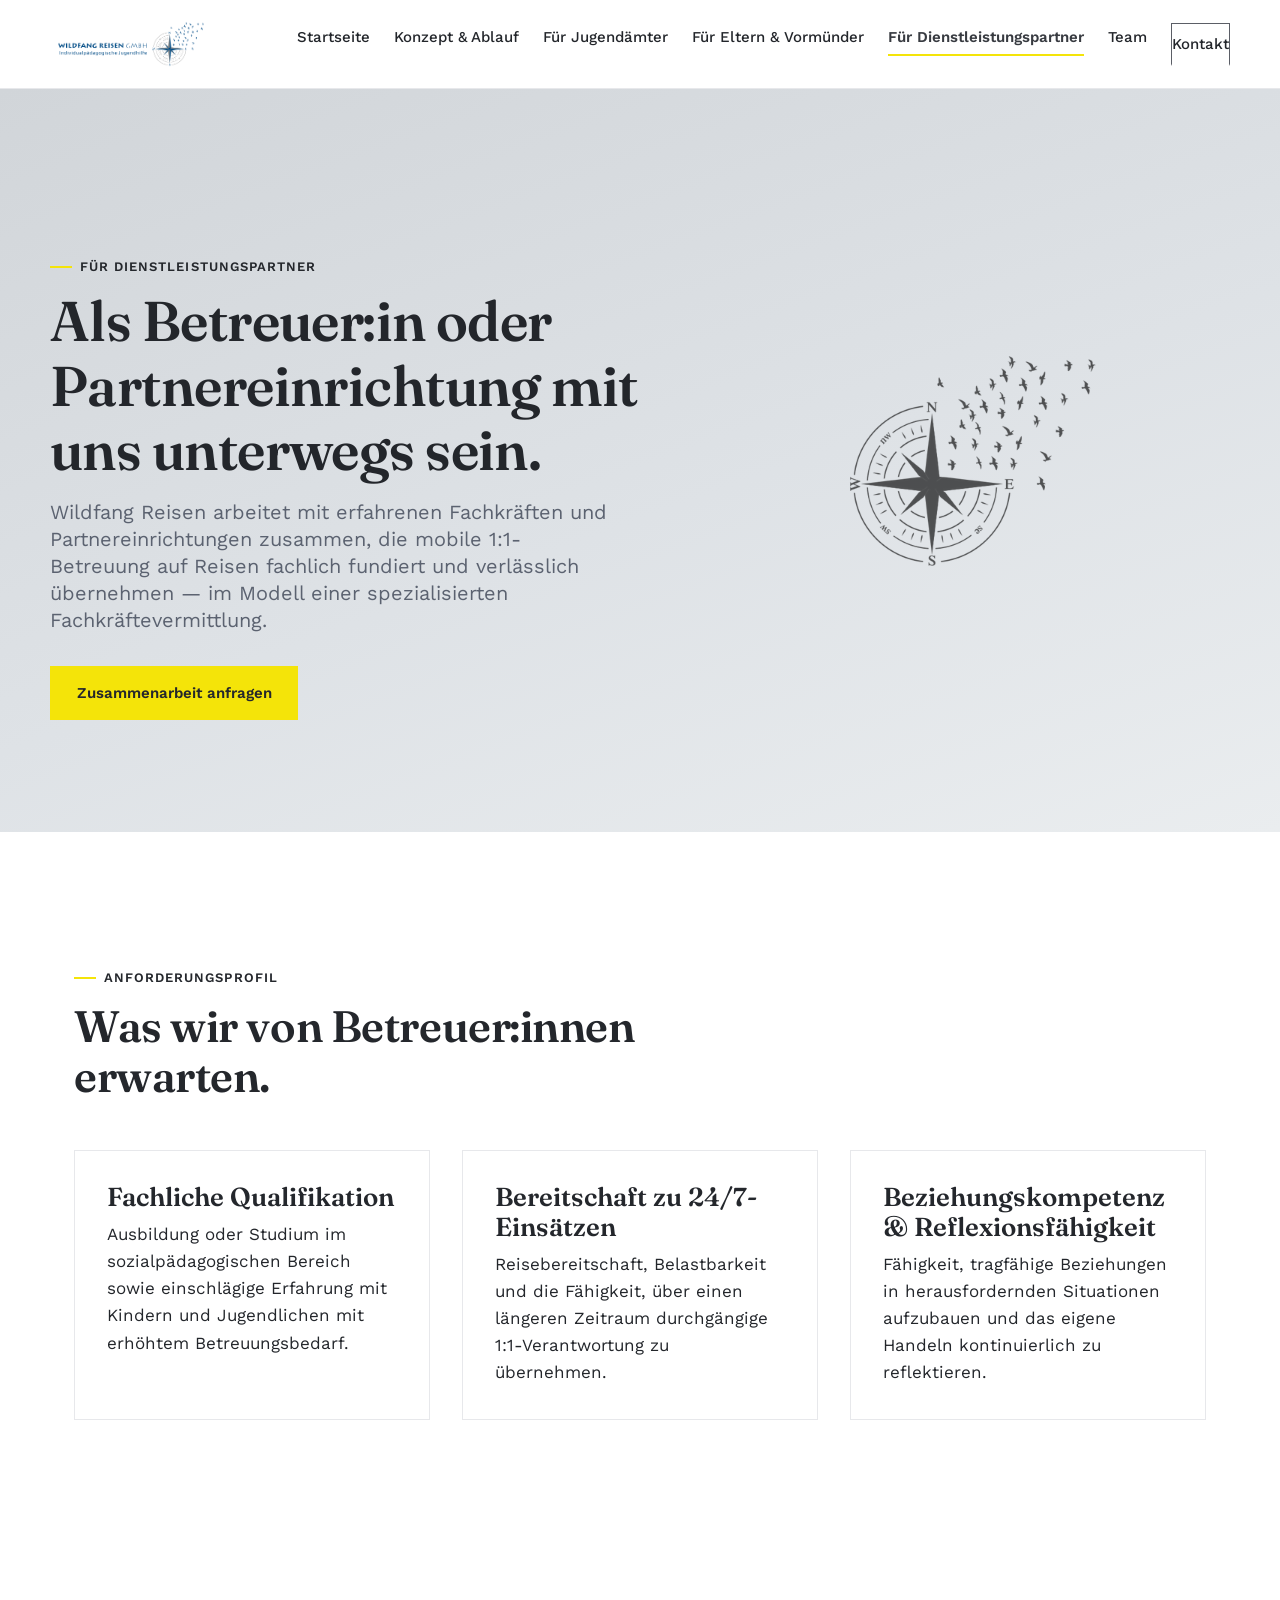
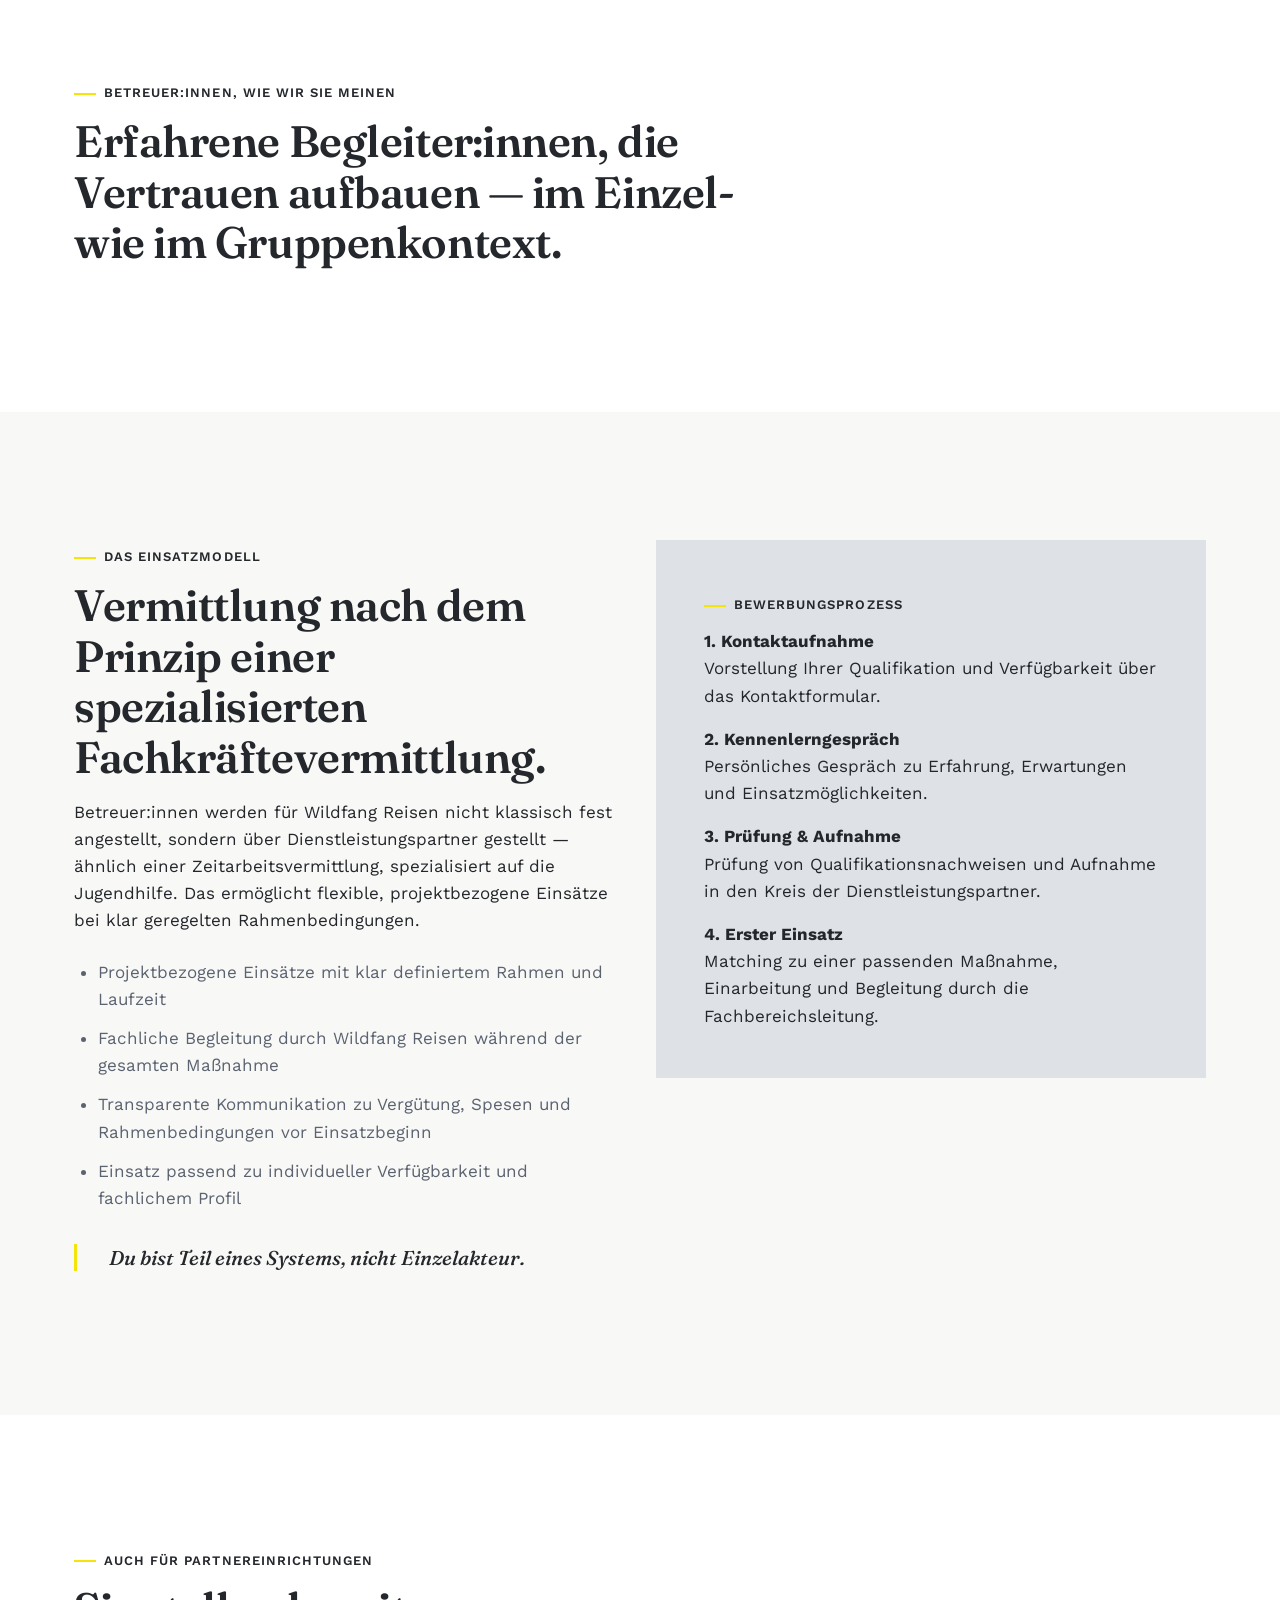
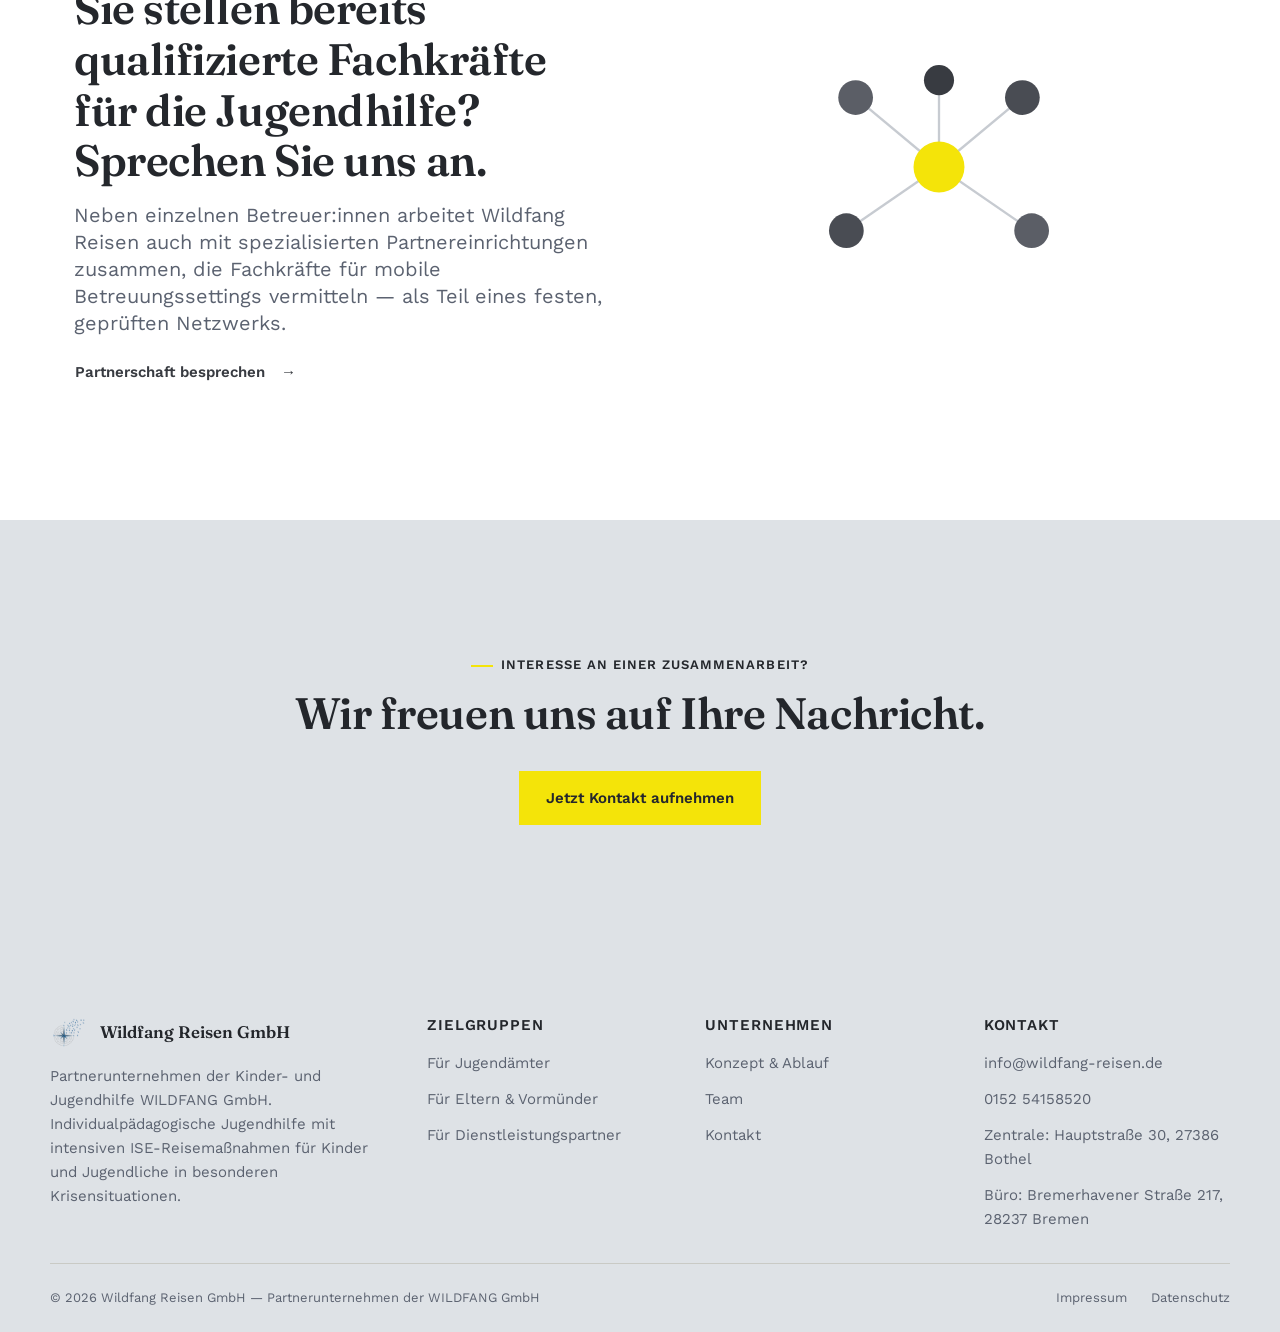
<file: dienstleistungspartner.html>
<!doctype html>
<html lang="de">
<head>
<meta charset="UTF-8">
<meta name="viewport" content="width=device-width, initial-scale=1">
<title>Für Dienstleistungspartner — Wildfang Reisen GmbH</title>
<meta name="description" content="Anforderungsprofil, Einsatzmodell und Bewerbungsprozess für Betreuer:innen und Partnereinrichtungen, die mit Wildfang Reisen GmbH zusammenarbeiten möchten.">
<link rel="canonical" href="https://wildfangreisen-jugendhilfe.de/dienstleistungspartner.html">
<meta property="og:type" content="website">
<meta property="og:site_name" content="Wildfang Reisen GmbH">
<meta property="og:locale" content="de_DE">
<meta property="og:url" content="https://wildfangreisen-jugendhilfe.de/dienstleistungspartner.html">
<meta property="og:title" content="Für Dienstleistungspartner — Wildfang Reisen GmbH">
<meta property="og:description" content="Anforderungsprofil, Einsatzmodell und Bewerbungsprozess für Betreuer:innen und Partnereinrichtungen, die mit Wildfang Reisen GmbH zusammenarbeiten möchten.">
<meta property="og:image" content="https://wildfangreisen-jugendhilfe.de/assets/logo-horizontal.png">
<meta name="twitter:card" content="summary_large_image">
<meta name="twitter:title" content="Für Dienstleistungspartner — Wildfang Reisen GmbH">
<meta name="twitter:description" content="Anforderungsprofil, Einsatzmodell und Bewerbungsprozess für Betreuer:innen und Partnereinrichtungen, die mit Wildfang Reisen GmbH zusammenarbeiten möchten.">
<meta name="twitter:image" content="https://wildfangreisen-jugendhilfe.de/assets/logo-horizontal.png">
<script type="application/ld+json">
{
  "@context": "https://schema.org",
  "@type": "WebPage",
  "name": "Für Dienstleistungspartner — Wildfang Reisen GmbH",
  "description": "Anforderungsprofil, Einsatzmodell und Bewerbungsprozess für Betreuer:innen und Partnereinrichtungen, die mit Wildfang Reisen GmbH zusammenarbeiten möchten.",
  "url": "https://wildfangreisen-jugendhilfe.de/dienstleistungspartner.html",
  "inLanguage": "de-DE",
  "isPartOf": {
    "@type": "Organization",
    "name": "Wildfang Reisen GmbH",
    "url": "https://wildfangreisen-jugendhilfe.de/"
  }
}
</script>
<link rel="icon" type="image/png" href="assets/logo-icon.png">
<link rel="stylesheet" href="css/styles.css">
</head>
<body>
<a class="skip-link" href="#main">Zum Inhalt springen</a>

<header class="site-header">
  <div class="container site-header__inner">
    <a class="brand" href="index.html">
      <img src="assets/logo-horizontal.png" alt="Wildfang Reisen GmbH – Individualpädagogische Jugendhilfe">
    </a>
    <nav class="nav" aria-label="Hauptnavigation">
      <button class="nav-toggle" aria-label="Menü öffnen" aria-expanded="false"><span></span></button>
      <ul class="nav__list">
        <li><a href="index.html">Startseite</a></li>
        <li><a href="konzept.html">Konzept &amp; Ablauf</a></li>
        <li><a href="jugendaemter.html">Für Jugendämter</a></li>
        <li><a href="eltern-vormuender.html">Für Eltern &amp; Vormünder</a></li>
        <li><a href="dienstleistungspartner.html" aria-current="page">Für Dienstleistungspartner</a></li>
        <li><a href="team.html">Team</a></li>
        <li class="nav__cta"><a class="btn btn--outline-dark" href="kontakt.html">Kontakt</a></li>
      </ul>
    </nav>
  </div>
</header>

<main id="main">

  <section class="hero hero--page">
    <div class="container hero__inner">
      <div class="hero__content">
        <p class="eyebrow" style="color:var(--color-brand-strong)">Für Dienstleistungspartner</p>
        <h1>Als Betreuer:in oder Partnereinrichtung mit uns unterwegs sein.</h1>
        <p class="lede">Wildfang Reisen arbeitet mit erfahrenen Fachkräften und Partnereinrichtungen zusammen, die mobile 1:1-Betreuung auf Reisen fachlich fundiert und verlässlich übernehmen — im Modell einer spezialisierten Fachkräftevermittlung.</p>
        <div class="hero__actions">
          <a class="btn btn--primary" href="kontakt.html">Zusammenarbeit anfragen</a>
        </div>
      </div>
    </div>
  </section>

  <section class="section">
    <div class="container">
      <p class="eyebrow">Anforderungsprofil</p>
      <h2 class="max-w-content">Was wir von Betreuer:innen erwarten.</h2>
      <div class="grid grid--3" style="margin-top: var(--space-7);">
        <div class="card">
          <h3>Fachliche Qualifikation</h3>
          <p>Ausbildung oder Studium im sozialpädagogischen Bereich sowie einschlägige Erfahrung mit Kindern und Jugendlichen mit erhöhtem Betreuungsbedarf.</p>
        </div>
        <div class="card">
          <h3>Bereitschaft zu 24/7-Einsätzen</h3>
          <p>Reisebereitschaft, Belastbarkeit und die Fähigkeit, über einen längeren Zeitraum durchgängige 1:1-Verantwortung zu übernehmen.</p>
        </div>
        <div class="card">
          <h3>Beziehungskompetenz &amp; Reflexionsfähigkeit</h3>
          <p>Fähigkeit, tragfähige Beziehungen in herausfordernden Situationen aufzubauen und das eigene Handeln kontinuierlich zu reflektieren.</p>
        </div>
      </div>
    </div>
  </section>

  <section class="section">
    <div class="container">
      <p class="eyebrow">Betreuer:innen, wie wir sie meinen</p>
      <h2 class="max-w-content">Erfahrene Begleiter:innen, die Vertrauen aufbauen — im Einzel- wie im Gruppenkontext.</h2>
    </div>
  </section>

  <section class="section section--subtle">
    <div class="container grid grid--2" style="align-items:start;">
      <div>
        <p class="eyebrow">Das Einsatzmodell</p>
        <h2>Vermittlung nach dem Prinzip einer spezialisierten Fachkräftevermittlung.</h2>
        <p>Betreuer:innen werden für Wildfang Reisen nicht klassisch fest angestellt, sondern über Dienstleistungspartner gestellt — ähnlich einer Zeitarbeitsvermittlung, spezialisiert auf die Jugendhilfe. Das ermöglicht flexible, projektbezogene Einsätze bei klar geregelten Rahmenbedingungen.</p>
        <ul style="color: var(--color-text-muted); padding-left: var(--space-5); list-style:disc; display:flex; flex-direction:column; gap: var(--space-3); margin-top: var(--space-5);">
          <li>Projektbezogene Einsätze mit klar definiertem Rahmen und Laufzeit</li>
          <li>Fachliche Begleitung durch Wildfang Reisen während der gesamten Maßnahme</li>
          <li>Transparente Kommunikation zu Vergütung, Spesen und Rahmenbedingungen vor Einsatzbeginn</li>
          <li>Einsatz passend zu individueller Verfügbarkeit und fachlichem Profil</li>
        </ul>
        <p class="quote" style="font-size: var(--fs-md); margin-top: var(--space-6);">Du bist Teil eines Systems, nicht Einzelakteur.</p>
      </div>
      <div class="contact-panel">
        <p class="eyebrow" style="color:var(--color-brand-strong);">Bewerbungsprozess</p>
        <ol style="display:flex; flex-direction:column; gap: var(--space-4); padding:0; margin:0; list-style:none;">
          <li><strong style="color:var(--color-text-inverse);">1. Kontaktaufnahme</strong><br>Vorstellung Ihrer Qualifikation und Verfügbarkeit über das Kontaktformular.</li>
          <li><strong style="color:var(--color-text-inverse);">2. Kennenlerngespräch</strong><br>Persönliches Gespräch zu Erfahrung, Erwartungen und Einsatzmöglichkeiten.</li>
          <li><strong style="color:var(--color-text-inverse);">3. Prüfung &amp; Aufnahme</strong><br>Prüfung von Qualifikationsnachweisen und Aufnahme in den Kreis der Dienstleistungspartner.</li>
          <li><strong style="color:var(--color-text-inverse);">4. Erster Einsatz</strong><br>Matching zu einer passenden Maßnahme, Einarbeitung und Begleitung durch die Fachbereichsleitung.</li>
        </ol>
      </div>
    </div>
  </section>

  <section class="section">
    <div class="container grid grid--2" style="align-items:center; gap: var(--space-8);">
      <div>
        <p class="eyebrow">Auch für Partnereinrichtungen</p>
        <h2 class="max-w-content">Sie stellen bereits qualifizierte Fachkräfte für die Jugendhilfe? Sprechen Sie uns an.</h2>
        <p class="lede max-w-content">Neben einzelnen Betreuer:innen arbeitet Wildfang Reisen auch mit spezialisierten Partnereinrichtungen zusammen, die Fachkräfte für mobile Betreuungssettings vermitteln — als Teil eines festen, geprüften Netzwerks.</p>
        <a class="btn btn--ghost" href="kontakt.html">Partnerschaft besprechen</a>
      </div>
      <div style="display:flex; justify-content:center;">
        <svg width="260" height="220" viewBox="0 0 220 190" aria-hidden="true">
          <line x1="110" y1="95" x2="38" y2="35" stroke="var(--grey-300)" stroke-width="2"/>
          <line x1="110" y1="95" x2="182" y2="35" stroke="var(--grey-300)" stroke-width="2"/>
          <line x1="110" y1="95" x2="30" y2="150" stroke="var(--grey-300)" stroke-width="2"/>
          <line x1="110" y1="95" x2="190" y2="150" stroke="var(--grey-300)" stroke-width="2"/>
          <line x1="110" y1="95" x2="110" y2="20" stroke="var(--grey-300)" stroke-width="2"/>
          <circle cx="38" cy="35" r="15" fill="var(--navy-500)"/>
          <circle cx="182" cy="35" r="15" fill="var(--navy-600)"/>
          <circle cx="30" cy="150" r="15" fill="var(--navy-600)"/>
          <circle cx="190" cy="150" r="15" fill="var(--navy-500)"/>
          <circle cx="110" cy="20" r="13" fill="var(--navy-700)"/>
          <circle cx="110" cy="95" r="22" fill="var(--yellow-500)"/>
        </svg>
      </div>
    </div>
  </section>

  <section class="section section--inverse">
    <div class="container text-center">
      <p class="eyebrow" style="justify-content:center;">Interesse an einer Zusammenarbeit?</p>
      <h2 class="max-w-content mx-auto">Wir freuen uns auf Ihre Nachricht.</h2>
      <div class="cluster" style="justify-content:center; margin-top: var(--space-6);">
        <a class="btn btn--primary" href="kontakt.html">Jetzt Kontakt aufnehmen</a>
      </div>
    </div>
  </section>

</main>

<footer class="site-footer">
  <div class="container footer-top">
    <div>
      <div class="footer-brand">
        <img src="assets/logo-icon.png" alt="">
        <span>Wildfang Reisen GmbH</span>
      </div>
      <p style="max-width: 320px; font-size: var(--fs-sm);">Partnerunternehmen der Kinder- und Jugendhilfe WILDFANG GmbH. Individualpädagogische Jugendhilfe mit intensiven ISE-Reisemaßnahmen für Kinder und Jugendliche in besonderen Krisensituationen.</p>
    </div>
    <div class="footer-col">
      <h4>Zielgruppen</h4>
      <ul>
        <li><a href="jugendaemter.html">Für Jugendämter</a></li>
        <li><a href="eltern-vormuender.html">Für Eltern &amp; Vormünder</a></li>
        <li><a href="dienstleistungspartner.html">Für Dienstleistungspartner</a></li>
      </ul>
    </div>
    <div class="footer-col">
      <h4>Unternehmen</h4>
      <ul>
        <li><a href="konzept.html">Konzept &amp; Ablauf</a></li>
        <li><a href="team.html">Team</a></li>
        <li><a href="kontakt.html">Kontakt</a></li>
      </ul>
    </div>
    <div class="footer-col">
      <h4>Kontakt</h4>
      <ul>
        <li><a href="mailto:info@wildfang-reisen.de">info@wildfang-reisen.de</a></li>
        <li>0152 54158520</li>
        <li>Zentrale: Hauptstraße 30, 27386 Bothel</li>
        <li>Büro: Bremerhavener Straße 217, 28237 Bremen</li>
      </ul>
    </div>
  </div>
  <div class="container footer-bottom">
    <span>© 2026 Wildfang Reisen GmbH — Partnerunternehmen der WILDFANG GmbH</span>
    <ul>
      <li><a href="impressum.html">Impressum</a></li>
      <li><a href="datenschutz.html">Datenschutz</a></li>
    </ul>
  </div>
</footer>

<script src="js/main.js"></script>
</body>
</html>
</file>
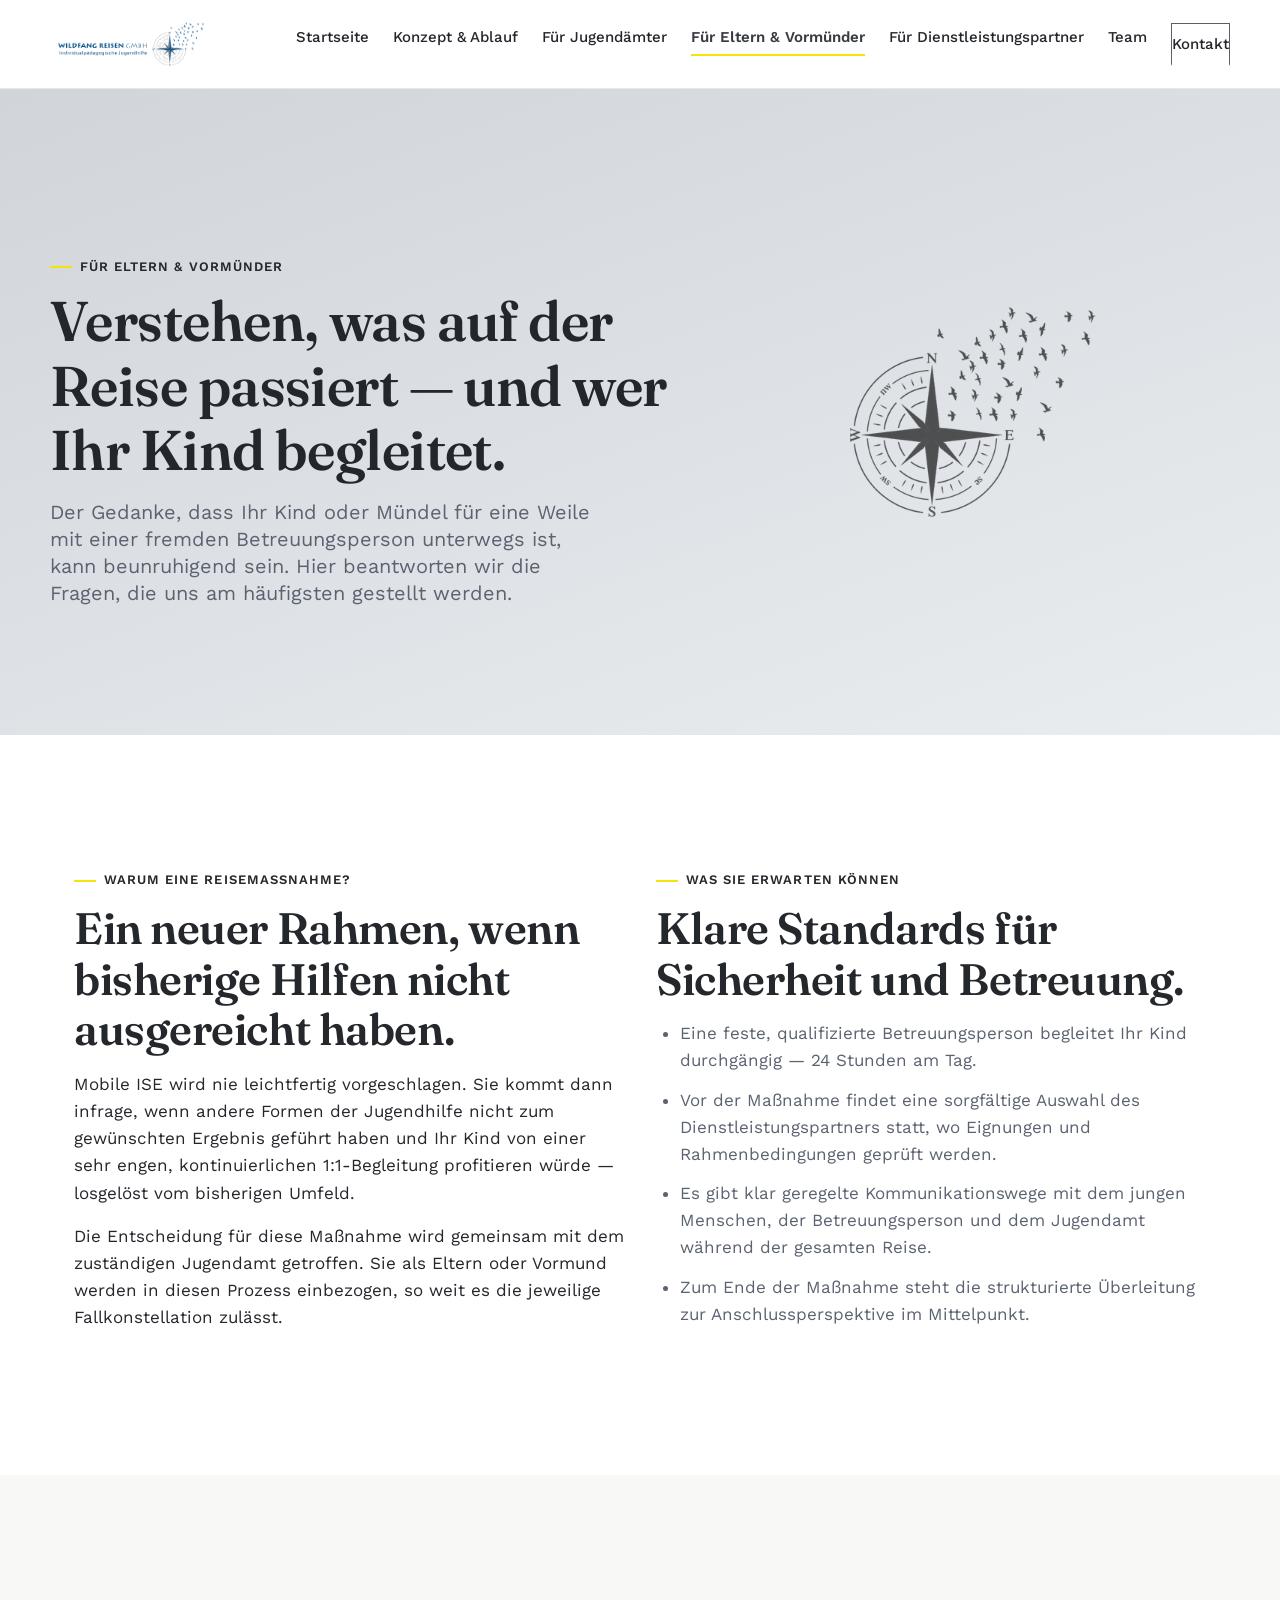
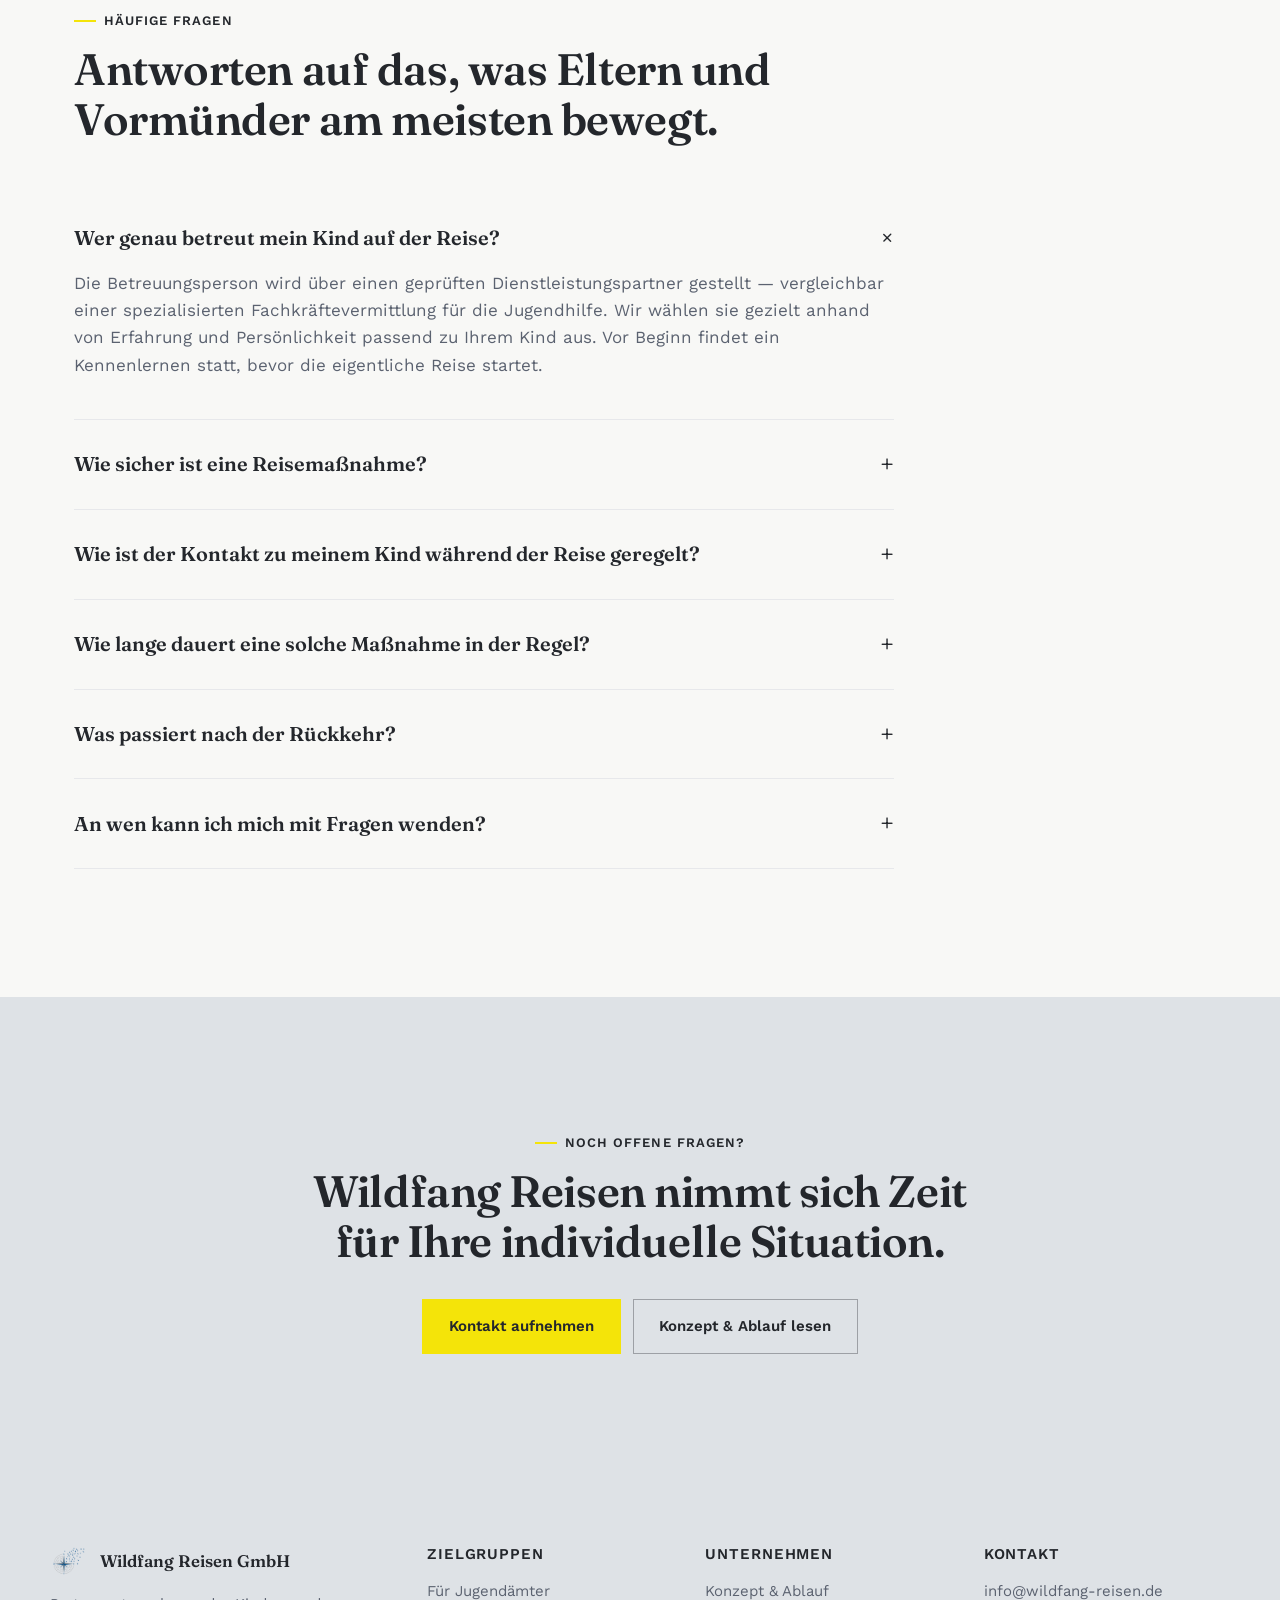
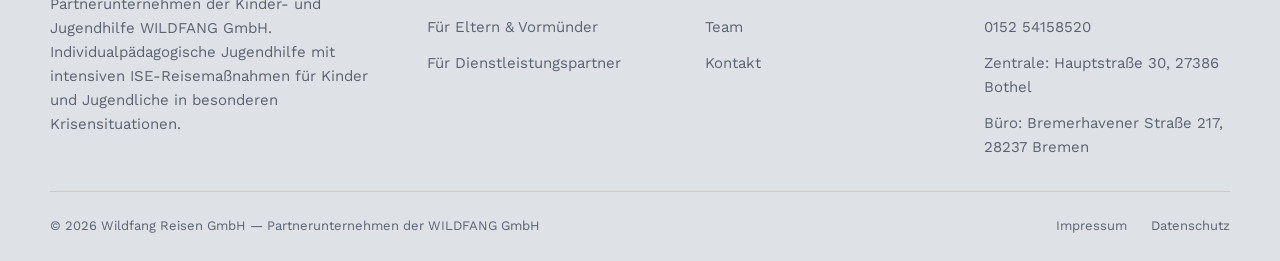
<file: eltern-vormuender.html>
<!doctype html>
<html lang="de">
<head>
<meta charset="UTF-8">
<meta name="viewport" content="width=device-width, initial-scale=1">
<title>Für Eltern &amp; Vormünder — Wildfang Reisen GmbH</title>
<meta name="description" content="Was während der Reisemaßnahme passiert, wer Ihr Kind begleitet und wie der Kontakt geregelt ist — verständlich erklärt für Eltern und Vormünder.">
<link rel="canonical" href="https://wildfangreisen-jugendhilfe.de/eltern-vormuender.html">
<meta property="og:type" content="website">
<meta property="og:site_name" content="Wildfang Reisen GmbH">
<meta property="og:locale" content="de_DE">
<meta property="og:url" content="https://wildfangreisen-jugendhilfe.de/eltern-vormuender.html">
<meta property="og:title" content="Für Eltern &amp; Vormünder — Wildfang Reisen GmbH">
<meta property="og:description" content="Was während der Reisemaßnahme passiert, wer Ihr Kind begleitet und wie der Kontakt geregelt ist — verständlich erklärt für Eltern und Vormünder.">
<meta property="og:image" content="https://wildfangreisen-jugendhilfe.de/assets/logo-horizontal.png">
<meta name="twitter:card" content="summary_large_image">
<meta name="twitter:title" content="Für Eltern &amp; Vormünder — Wildfang Reisen GmbH">
<meta name="twitter:description" content="Was während der Reisemaßnahme passiert, wer Ihr Kind begleitet und wie der Kontakt geregelt ist — verständlich erklärt für Eltern und Vormünder.">
<meta name="twitter:image" content="https://wildfangreisen-jugendhilfe.de/assets/logo-horizontal.png">
<script type="application/ld+json">
{
  "@context": "https://schema.org",
  "@type": "WebPage",
  "name": "Für Eltern & Vormünder — Wildfang Reisen GmbH",
  "description": "Was während der Reisemaßnahme passiert, wer Ihr Kind begleitet und wie der Kontakt geregelt ist — verständlich erklärt für Eltern und Vormünder.",
  "url": "https://wildfangreisen-jugendhilfe.de/eltern-vormuender.html",
  "inLanguage": "de-DE",
  "isPartOf": {
    "@type": "Organization",
    "name": "Wildfang Reisen GmbH",
    "url": "https://wildfangreisen-jugendhilfe.de/"
  }
}
</script>
<link rel="icon" type="image/png" href="assets/logo-icon.png">
<link rel="stylesheet" href="css/styles.css">
</head>
<body>
<a class="skip-link" href="#main">Zum Inhalt springen</a>

<header class="site-header">
  <div class="container site-header__inner">
    <a class="brand" href="index.html">
      <img src="assets/logo-horizontal.png" alt="Wildfang Reisen GmbH – Individualpädagogische Jugendhilfe">
    </a>
    <nav class="nav" aria-label="Hauptnavigation">
      <button class="nav-toggle" aria-label="Menü öffnen" aria-expanded="false"><span></span></button>
      <ul class="nav__list">
        <li><a href="index.html">Startseite</a></li>
        <li><a href="konzept.html">Konzept &amp; Ablauf</a></li>
        <li><a href="jugendaemter.html">Für Jugendämter</a></li>
        <li><a href="eltern-vormuender.html" aria-current="page">Für Eltern &amp; Vormünder</a></li>
        <li><a href="dienstleistungspartner.html">Für Dienstleistungspartner</a></li>
        <li><a href="team.html">Team</a></li>
        <li class="nav__cta"><a class="btn btn--outline-dark" href="kontakt.html">Kontakt</a></li>
      </ul>
    </nav>
  </div>
</header>

<main id="main">

  <section class="hero hero--page">
    <div class="container hero__inner">
      <div class="hero__content">
        <p class="eyebrow" style="color:var(--color-brand-strong)">Für Eltern &amp; Vormünder</p>
        <h1>Verstehen, was auf der Reise passiert — und wer Ihr Kind begleitet.</h1>
        <p class="lede">Der Gedanke, dass Ihr Kind oder Mündel für eine Weile mit einer fremden Betreuungsperson unterwegs ist, kann beunruhigend sein. Hier beantworten wir die Fragen, die uns am häufigsten gestellt werden.</p>
      </div>
    </div>
  </section>

  <section class="section">
    <div class="container grid grid--2" style="align-items:start;">
      <div>
        <p class="eyebrow">Warum eine Reisemaßnahme?</p>
        <h2>Ein neuer Rahmen, wenn bisherige Hilfen nicht ausgereicht haben.</h2>
        <p>Mobile ISE wird nie leichtfertig vorgeschlagen. Sie kommt dann infrage, wenn andere Formen der Jugendhilfe nicht zum gewünschten Ergebnis geführt haben und Ihr Kind von einer sehr engen, kontinuierlichen 1:1-Begleitung profitieren würde — losgelöst vom bisherigen Umfeld.</p>
        <p>Die Entscheidung für diese Maßnahme wird gemeinsam mit dem zuständigen Jugendamt getroffen. Sie als Eltern oder Vormund werden in diesen Prozess einbezogen, so weit es die jeweilige Fallkonstellation zulässt.</p>
      </div>
      <div>
        <p class="eyebrow">Was Sie erwarten können</p>
        <h2>Klare Standards für Sicherheit und Betreuung.</h2>
        <ul style="color: var(--color-text-muted); padding-left: var(--space-5); list-style:disc; display:flex; flex-direction:column; gap: var(--space-3);">
          <li>Eine feste, qualifizierte Betreuungsperson begleitet Ihr Kind durchgängig — 24 Stunden am Tag.</li>
          <li>Vor der Maßnahme findet eine sorgfältige Auswahl des Dienstleistungspartners statt, wo Eignungen und Rahmenbedingungen geprüft werden.</li>
          <li>Es gibt klar geregelte Kommunikationswege mit dem jungen Menschen, der Betreuungsperson und dem Jugendamt während der gesamten Reise.</li>
          <li>Zum Ende der Maßnahme steht die strukturierte Überleitung zur Anschlussperspektive im Mittelpunkt.</li>
        </ul>
      </div>
    </div>
  </section>

  <section class="section section--subtle">
    <div class="container">
      <p class="eyebrow">Häufige Fragen</p>
      <h2 class="max-w-content">Antworten auf das, was Eltern und Vormünder am meisten bewegt.</h2>

      <div style="margin-top: var(--space-7); max-width: 820px;">
        <details class="faq-item" open>
          <summary>Wer genau betreut mein Kind auf der Reise?</summary>
          <p>Die Betreuungsperson wird über einen geprüften Dienstleistungspartner gestellt — vergleichbar einer spezialisierten Fachkräftevermittlung für die Jugendhilfe. Wir wählen sie gezielt anhand von Erfahrung und Persönlichkeit passend zu Ihrem Kind aus. Vor Beginn findet ein Kennenlernen statt, bevor die eigentliche Reise startet.</p>
        </details>
        <details class="faq-item">
          <summary>Wie sicher ist eine Reisemaßnahme?</summary>
          <p>Jede Maßnahme durchläuft ein strukturiertes Clearing, in dem Risiken, gesundheitliche Aspekte und organisatorische Rahmenbedingungen geprüft werden. Es gibt ein festgelegtes Notfallkonzept sowie feste Kommunikationswege zwischen Betreuungsperson(en), dem Wildfang Reisen Team und dem Jugendamt.</p>
        </details>
        <details class="faq-item">
          <summary>Wie ist der Kontakt zu meinem Kind während der Reise geregelt?</summary>
          <p>Art und Umfang des Kontakts werden individuell festgelegt und mit dem Jugendamt abgestimmt. Grundsätzlich gilt: Regelmäßigkeit und Verlässlichkeit stehen im Vordergrund, angepasst an die pädagogischen Ziele der jeweiligen Maßnahme.</p>
        </details>
        <details class="faq-item">
          <summary>Wie lange dauert eine solche Maßnahme in der Regel?</summary>
          <p>Die Dauer richtet sich nach den im Hilfeplan festgelegten Zielen und wird gemeinsam mit dem Jugendamt festgelegt und regelmäßig überprüft. Es gibt keine pauschale Laufzeit — die Maßnahme wird individuell begleitet und angepasst.</p>
        </details>
        <details class="faq-item">
          <summary>Was passiert nach der Rückkehr?</summary>
          <p>Zum Abschluss der Reise erarbeiten wir gemeinsam mit dem Jugendamt eine tragfähige Anschlussperspektive und übergeben eine strukturierte Dokumentation des Verlaufs, damit die weitere Hilfe nahtlos anschließen kann.</p>
        </details>
        <details class="faq-item">
          <summary>An wen kann ich mich mit Fragen wenden?</summary>
          <p>Sarah Walter koordiniert alle laufenden Maßnahmen und ist die Ansprechperson für Jugendämter. Sophia Reiß und Lisa Heise sind die Ansprechperson für die Sorgeberechtigten und Vormünder — die Kontaktdaten finden Sie auf der <a href="kontakt.html" style="color: var(--color-brand); font-weight:600;">Kontaktseite</a>.</p>
        </details>
      </div>
    </div>
  </section>

  <section class="section section--inverse">
    <div class="container text-center">
      <p class="eyebrow" style="justify-content:center;">Noch offene Fragen?</p>
      <h2 class="max-w-content mx-auto">Wildfang Reisen nimmt sich Zeit für Ihre individuelle Situation.</h2>
      <div class="cluster" style="justify-content:center; margin-top: var(--space-6);">
        <a class="btn btn--primary" href="kontakt.html">Kontakt aufnehmen</a>
        <a class="btn btn--outline-light" href="konzept.html">Konzept &amp; Ablauf lesen</a>
      </div>
    </div>
  </section>

</main>

<footer class="site-footer">
  <div class="container footer-top">
    <div>
      <div class="footer-brand">
        <img src="assets/logo-icon.png" alt="">
        <span>Wildfang Reisen GmbH</span>
      </div>
      <p style="max-width: 320px; font-size: var(--fs-sm);">Partnerunternehmen der Kinder- und Jugendhilfe WILDFANG GmbH. Individualpädagogische Jugendhilfe mit intensiven ISE-Reisemaßnahmen für Kinder und Jugendliche in besonderen Krisensituationen.</p>
    </div>
    <div class="footer-col">
      <h4>Zielgruppen</h4>
      <ul>
        <li><a href="jugendaemter.html">Für Jugendämter</a></li>
        <li><a href="eltern-vormuender.html">Für Eltern &amp; Vormünder</a></li>
        <li><a href="dienstleistungspartner.html">Für Dienstleistungspartner</a></li>
      </ul>
    </div>
    <div class="footer-col">
      <h4>Unternehmen</h4>
      <ul>
        <li><a href="konzept.html">Konzept &amp; Ablauf</a></li>
        <li><a href="team.html">Team</a></li>
        <li><a href="kontakt.html">Kontakt</a></li>
      </ul>
    </div>
    <div class="footer-col">
      <h4>Kontakt</h4>
      <ul>
        <li><a href="mailto:info@wildfang-reisen.de">info@wildfang-reisen.de</a></li>
        <li>0152 54158520</li>
        <li>Zentrale: Hauptstraße 30, 27386 Bothel</li>
        <li>Büro: Bremerhavener Straße 217, 28237 Bremen</li>
      </ul>
    </div>
  </div>
  <div class="container footer-bottom">
    <span>© 2026 Wildfang Reisen GmbH — Partnerunternehmen der WILDFANG GmbH</span>
    <ul>
      <li><a href="impressum.html">Impressum</a></li>
      <li><a href="datenschutz.html">Datenschutz</a></li>
    </ul>
  </div>
</footer>

<script src="js/main.js"></script>
</body>
</html>
</file>
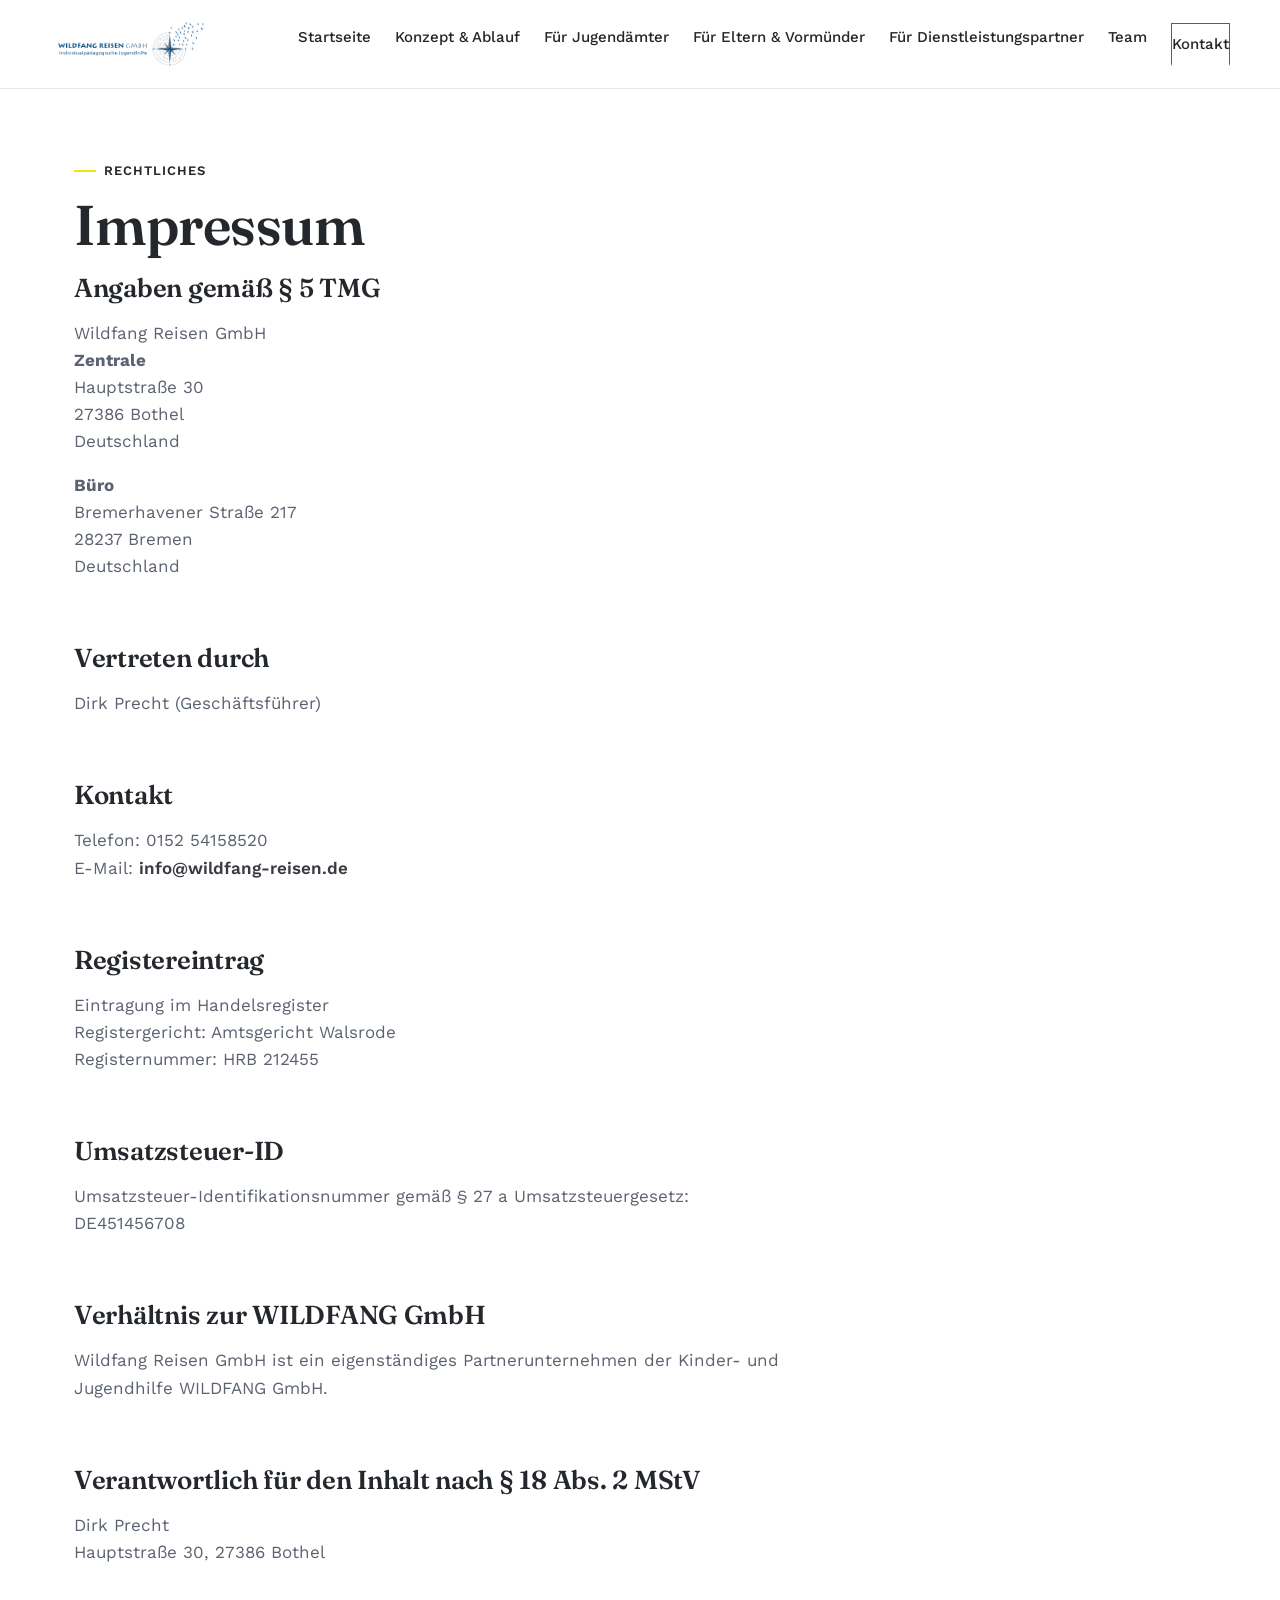
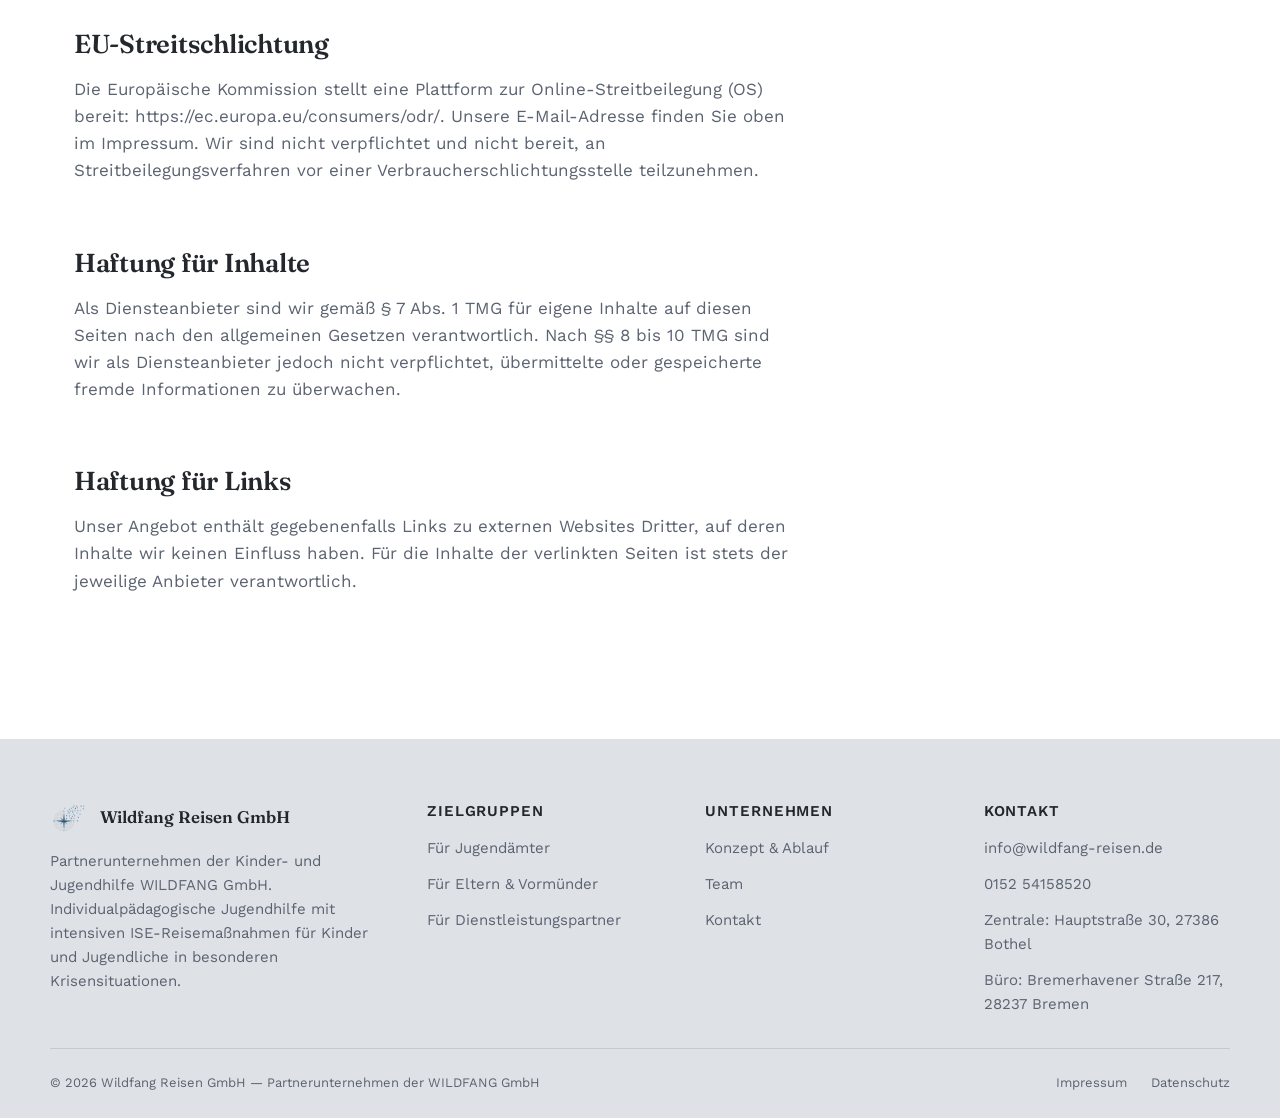
<file: impressum.html>
<!doctype html>
<html lang="de">
<head>
<meta charset="UTF-8">
<meta name="viewport" content="width=device-width, initial-scale=1">
<title>Impressum — Wildfang Reisen GmbH</title>
<meta name="description" content="Impressum von Wildfang Reisen GmbH gemäß § 5 TMG.">
<link rel="canonical" href="https://wildfangreisen-jugendhilfe.de/impressum.html">
<meta property="og:type" content="website">
<meta property="og:site_name" content="Wildfang Reisen GmbH">
<meta property="og:locale" content="de_DE">
<meta property="og:url" content="https://wildfangreisen-jugendhilfe.de/impressum.html">
<meta property="og:title" content="Impressum — Wildfang Reisen GmbH">
<meta property="og:description" content="Impressum von Wildfang Reisen GmbH gemäß § 5 TMG.">
<meta property="og:image" content="https://wildfangreisen-jugendhilfe.de/assets/logo-horizontal.png">
<meta name="twitter:card" content="summary_large_image">
<meta name="twitter:title" content="Impressum — Wildfang Reisen GmbH">
<meta name="twitter:description" content="Impressum von Wildfang Reisen GmbH gemäß § 5 TMG.">
<meta name="twitter:image" content="https://wildfangreisen-jugendhilfe.de/assets/logo-horizontal.png">
<script type="application/ld+json">
{
  "@context": "https://schema.org",
  "@type": "WebPage",
  "name": "Impressum — Wildfang Reisen GmbH",
  "description": "Impressum von Wildfang Reisen GmbH gemäß § 5 TMG.",
  "url": "https://wildfangreisen-jugendhilfe.de/impressum.html",
  "inLanguage": "de-DE",
  "isPartOf": {
    "@type": "Organization",
    "name": "Wildfang Reisen GmbH",
    "url": "https://wildfangreisen-jugendhilfe.de/"
  }
}
</script>
<link rel="icon" type="image/png" href="assets/logo-icon.png">
<link rel="stylesheet" href="css/styles.css">
</head>
<body>
<a class="skip-link" href="#main">Zum Inhalt springen</a>

<header class="site-header">
  <div class="container site-header__inner">
    <a class="brand" href="index.html">
      <img src="assets/logo-horizontal.png" alt="Wildfang Reisen GmbH – Individualpädagogische Jugendhilfe">
    </a>
    <nav class="nav" aria-label="Hauptnavigation">
      <button class="nav-toggle" aria-label="Menü öffnen" aria-expanded="false"><span></span></button>
      <ul class="nav__list">
        <li><a href="index.html">Startseite</a></li>
        <li><a href="konzept.html">Konzept &amp; Ablauf</a></li>
        <li><a href="jugendaemter.html">Für Jugendämter</a></li>
        <li><a href="eltern-vormuender.html">Für Eltern &amp; Vormünder</a></li>
        <li><a href="dienstleistungspartner.html">Für Dienstleistungspartner</a></li>
        <li><a href="team.html">Team</a></li>
        <li class="nav__cta"><a class="btn btn--outline-dark" href="kontakt.html">Kontakt</a></li>
      </ul>
    </nav>
  </div>
</header>

<main id="main">
  <section class="section" style="padding-top: var(--space-8);">
    <div class="container">
      <p class="eyebrow">Rechtliches</p>
      <h1>Impressum</h1>

      <div class="legal max-w-content">
        <h2>Angaben gemäß § 5 TMG</h2>
        <p>
          Wildfang Reisen GmbH<br>
          <strong>Zentrale</strong><br>
          Hauptstraße 30<br>
          27386 Bothel<br>
          Deutschland
        </p>
        <p>
          <strong>Büro</strong><br>
          Bremerhavener Straße 217<br>
          28237 Bremen<br>
          Deutschland
        </p>

        <h2>Vertreten durch</h2>
        <p>Dirk Precht (Geschäftsführer)</p>

        <h2>Kontakt</h2>
        <p>
          Telefon: 0152 54158520<br>
          E-Mail: <a href="mailto:info@wildfang-reisen.de" style="color: var(--color-brand); font-weight:600;">info@wildfang-reisen.de</a>
        </p>

        <h2>Registereintrag</h2>
        <p>
          Eintragung im Handelsregister<br>
          Registergericht: Amtsgericht Walsrode<br>
          Registernummer: HRB 212455
        </p>

        <h2>Umsatzsteuer-ID</h2>
        <p>Umsatzsteuer-Identifikationsnummer gemäß § 27 a Umsatzsteuergesetz: DE451456708</p>

        <h2>Verhältnis zur WILDFANG GmbH</h2>
        <p>Wildfang Reisen GmbH ist ein eigenständiges Partnerunternehmen der Kinder- und Jugendhilfe WILDFANG GmbH.</p>

        <h2>Verantwortlich für den Inhalt nach § 18 Abs. 2 MStV</h2>
        <p>
          Dirk Precht<br>
          Hauptstraße 30, 27386 Bothel
        </p>

        <h2>EU-Streitschlichtung</h2>
        <p>Die Europäische Kommission stellt eine Plattform zur Online-Streitbeilegung (OS) bereit: <span style="overflow-wrap: break-word;">https://ec.europa.eu/consumers/odr/</span>. Unsere E-Mail-Adresse finden Sie oben im Impressum. Wir sind nicht verpflichtet und nicht bereit, an Streitbeilegungsverfahren vor einer Verbraucherschlichtungsstelle teilzunehmen.</p>

        <h2>Haftung für Inhalte</h2>
        <p>Als Diensteanbieter sind wir gemäß § 7 Abs. 1 TMG für eigene Inhalte auf diesen Seiten nach den allgemeinen Gesetzen verantwortlich. Nach §§ 8 bis 10 TMG sind wir als Diensteanbieter jedoch nicht verpflichtet, übermittelte oder gespeicherte fremde Informationen zu überwachen.</p>

        <h2>Haftung für Links</h2>
        <p>Unser Angebot enthält gegebenenfalls Links zu externen Websites Dritter, auf deren Inhalte wir keinen Einfluss haben. Für die Inhalte der verlinkten Seiten ist stets der jeweilige Anbieter verantwortlich.</p>
      </div>
    </div>
  </section>
</main>

<footer class="site-footer">
  <div class="container footer-top">
    <div>
      <div class="footer-brand">
        <img src="assets/logo-icon.png" alt="">
        <span>Wildfang Reisen GmbH</span>
      </div>
      <p style="max-width: 320px; font-size: var(--fs-sm);">Partnerunternehmen der Kinder- und Jugendhilfe WILDFANG GmbH. Individualpädagogische Jugendhilfe mit intensiven ISE-Reisemaßnahmen für Kinder und Jugendliche in besonderen Krisensituationen.</p>
    </div>
    <div class="footer-col">
      <h4>Zielgruppen</h4>
      <ul>
        <li><a href="jugendaemter.html">Für Jugendämter</a></li>
        <li><a href="eltern-vormuender.html">Für Eltern &amp; Vormünder</a></li>
        <li><a href="dienstleistungspartner.html">Für Dienstleistungspartner</a></li>
      </ul>
    </div>
    <div class="footer-col">
      <h4>Unternehmen</h4>
      <ul>
        <li><a href="konzept.html">Konzept &amp; Ablauf</a></li>
        <li><a href="team.html">Team</a></li>
        <li><a href="kontakt.html">Kontakt</a></li>
      </ul>
    </div>
    <div class="footer-col">
      <h4>Kontakt</h4>
      <ul>
        <li><a href="mailto:info@wildfang-reisen.de">info@wildfang-reisen.de</a></li>
        <li>0152 54158520</li>
        <li>Zentrale: Hauptstraße 30, 27386 Bothel</li>
        <li>Büro: Bremerhavener Straße 217, 28237 Bremen</li>
      </ul>
    </div>
  </div>
  <div class="container footer-bottom">
    <span>© 2026 Wildfang Reisen GmbH — Partnerunternehmen der WILDFANG GmbH</span>
    <ul>
      <li><a href="impressum.html">Impressum</a></li>
      <li><a href="datenschutz.html">Datenschutz</a></li>
    </ul>
  </div>
</footer>

<script src="js/main.js"></script>
</body>
</html>
</file>
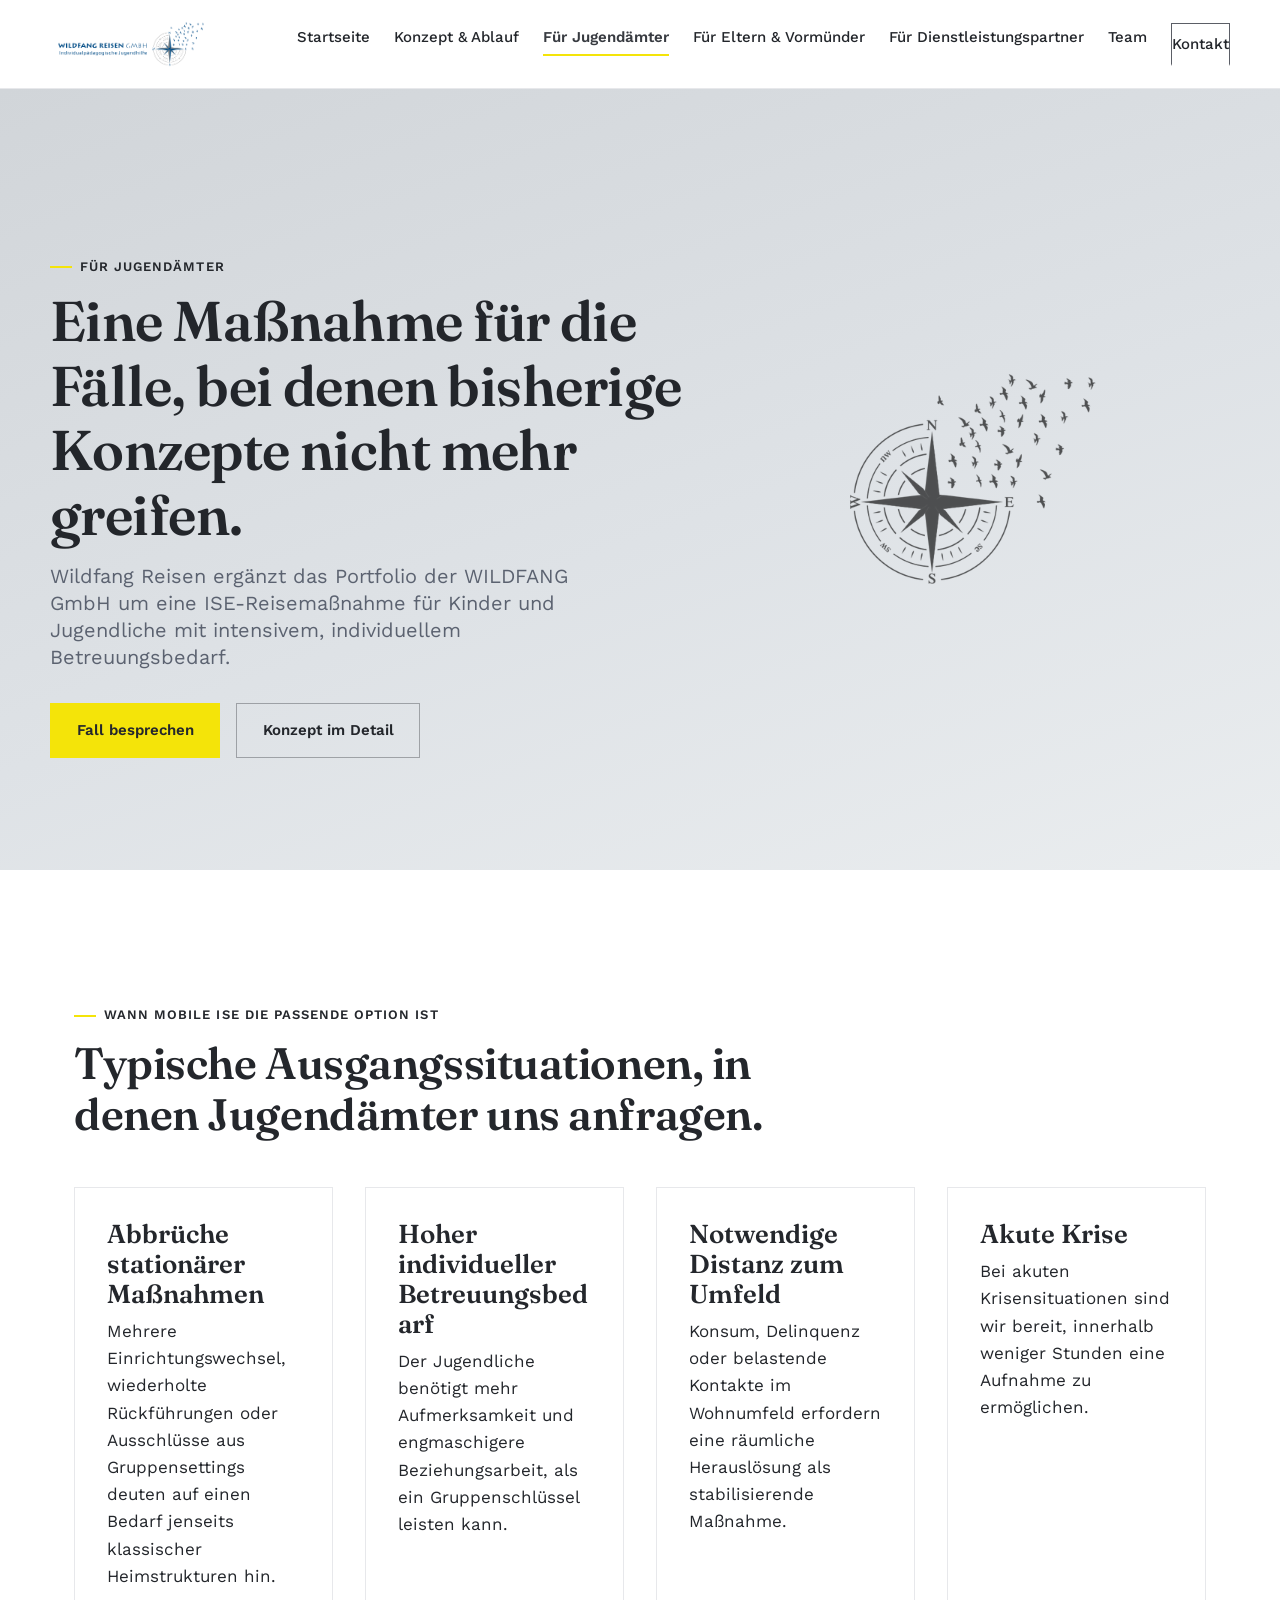
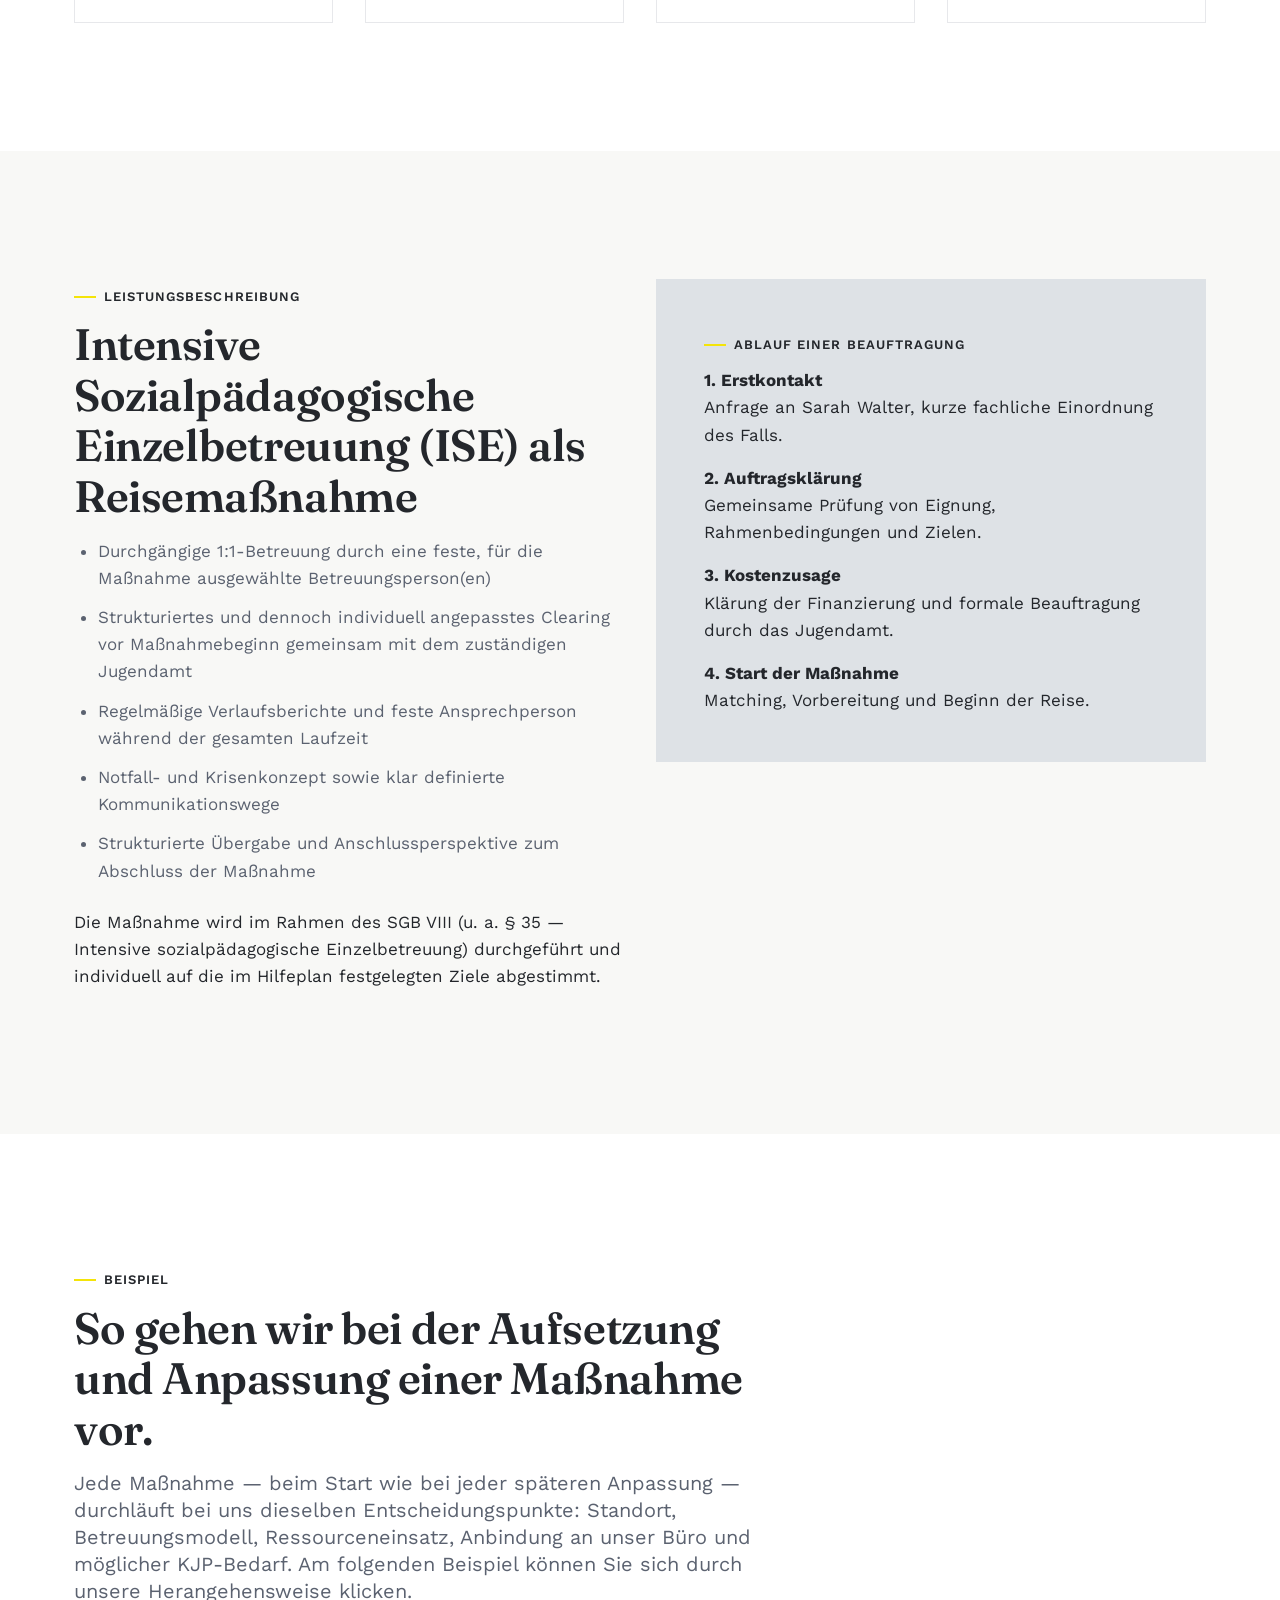
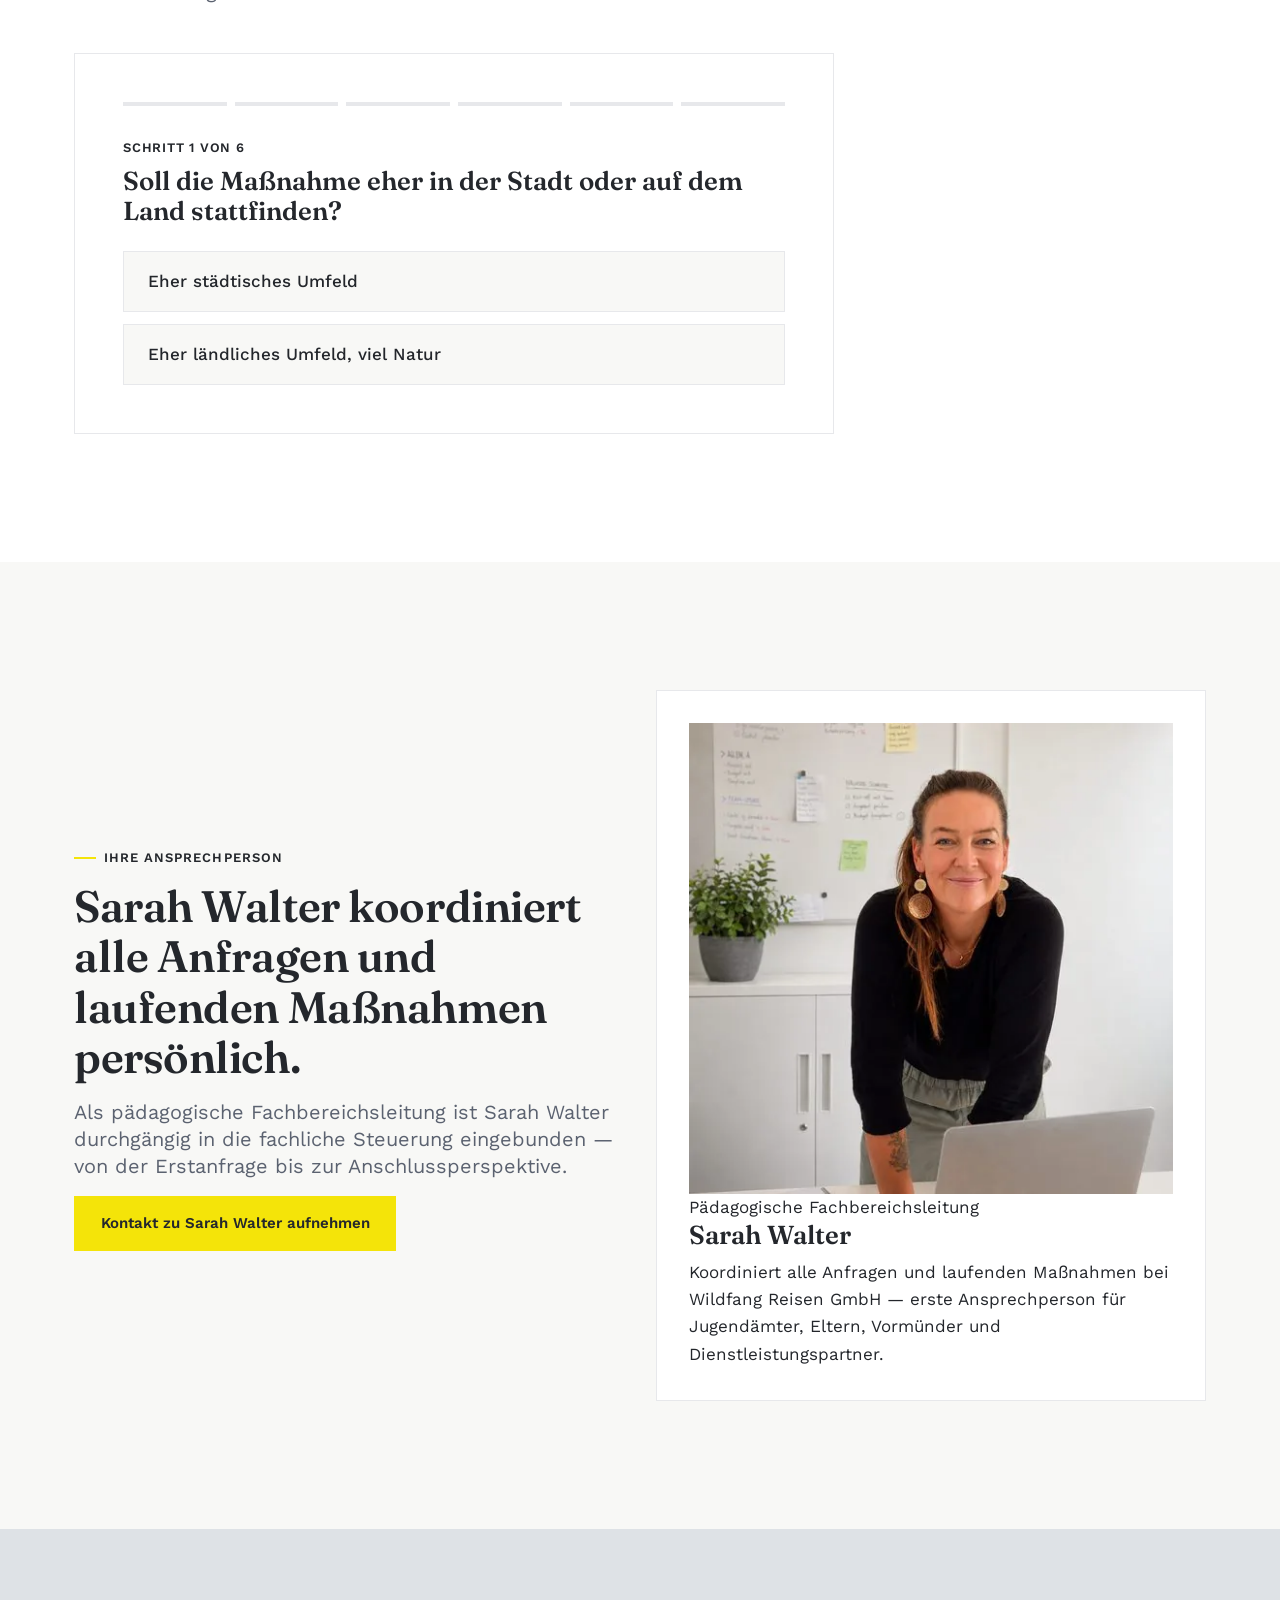
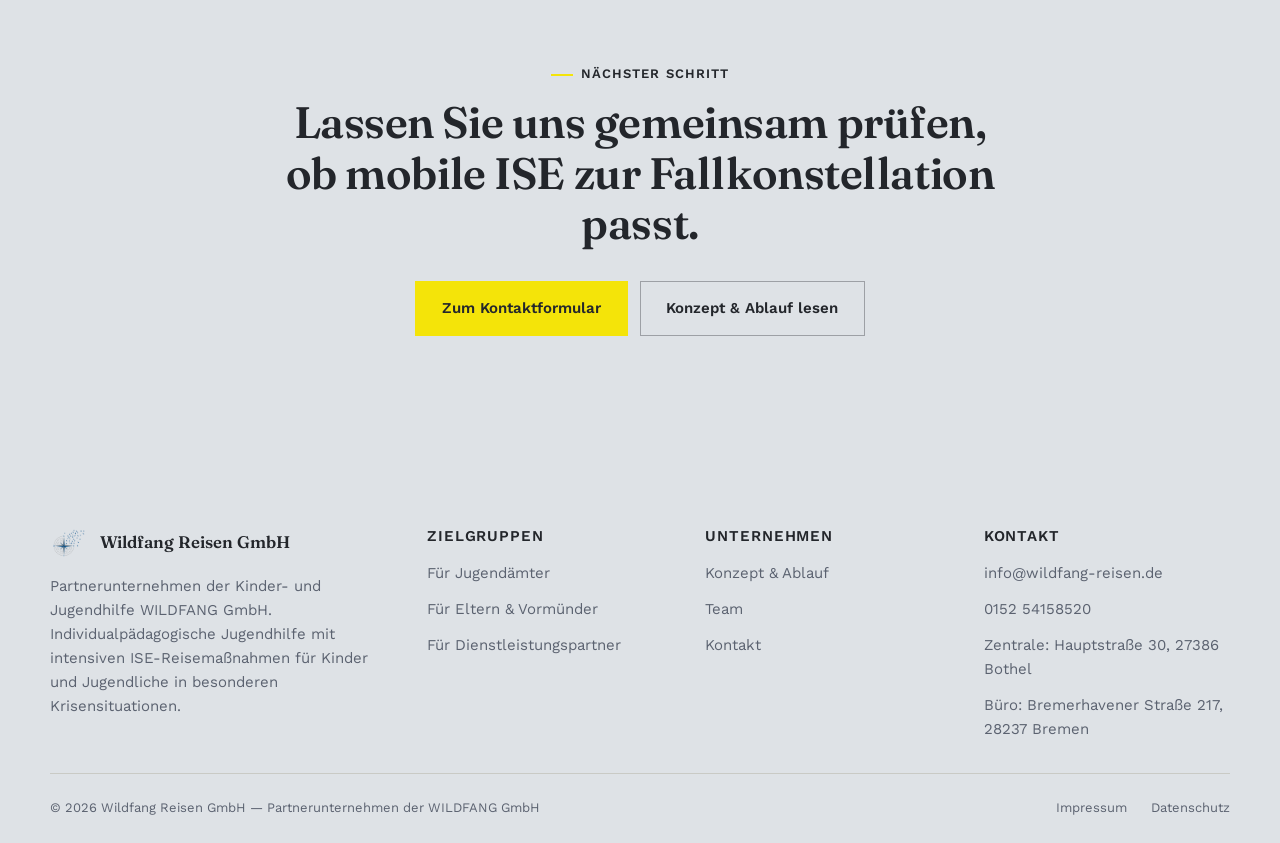
<file: jugendaemter.html>
<!doctype html>
<html lang="de">
<head>
<meta charset="UTF-8">
<meta name="viewport" content="width=device-width, initial-scale=1">
<title>Für Jugendämter — Wildfang Reisen GmbH</title>
<meta name="description" content="Leistungsbeschreibung, Ablauf einer Beauftragung und Ansprechperson für Jugendämter: Intensive Sozialpädagogische Einzelbetreuung (ISE) als Reisemaßnahme.">
<link rel="canonical" href="https://wildfangreisen-jugendhilfe.de/jugendaemter.html">
<meta property="og:type" content="website">
<meta property="og:site_name" content="Wildfang Reisen GmbH">
<meta property="og:locale" content="de_DE">
<meta property="og:url" content="https://wildfangreisen-jugendhilfe.de/jugendaemter.html">
<meta property="og:title" content="Für Jugendämter — Wildfang Reisen GmbH">
<meta property="og:description" content="Leistungsbeschreibung, Ablauf einer Beauftragung und Ansprechperson für Jugendämter: Intensive Sozialpädagogische Einzelbetreuung (ISE) als Reisemaßnahme.">
<meta property="og:image" content="https://wildfangreisen-jugendhilfe.de/assets/logo-horizontal.png">
<meta name="twitter:card" content="summary_large_image">
<meta name="twitter:title" content="Für Jugendämter — Wildfang Reisen GmbH">
<meta name="twitter:description" content="Leistungsbeschreibung, Ablauf einer Beauftragung und Ansprechperson für Jugendämter: Intensive Sozialpädagogische Einzelbetreuung (ISE) als Reisemaßnahme.">
<meta name="twitter:image" content="https://wildfangreisen-jugendhilfe.de/assets/logo-horizontal.png">
<script type="application/ld+json">
{
  "@context": "https://schema.org",
  "@type": "WebPage",
  "name": "Für Jugendämter — Wildfang Reisen GmbH",
  "description": "Leistungsbeschreibung, Ablauf einer Beauftragung und Ansprechperson für Jugendämter: Intensive Sozialpädagogische Einzelbetreuung (ISE) als Reisemaßnahme.",
  "url": "https://wildfangreisen-jugendhilfe.de/jugendaemter.html",
  "inLanguage": "de-DE",
  "isPartOf": {
    "@type": "Organization",
    "name": "Wildfang Reisen GmbH",
    "url": "https://wildfangreisen-jugendhilfe.de/"
  }
}
</script>
<link rel="icon" type="image/png" href="assets/logo-icon.png">
<link rel="stylesheet" href="css/styles.css">
</head>
<body>
<a class="skip-link" href="#main">Zum Inhalt springen</a>

<header class="site-header">
  <div class="container site-header__inner">
    <a class="brand" href="index.html">
      <img src="assets/logo-horizontal.png" alt="Wildfang Reisen GmbH – Individualpädagogische Jugendhilfe">
    </a>
    <nav class="nav" aria-label="Hauptnavigation">
      <button class="nav-toggle" aria-label="Menü öffnen" aria-expanded="false"><span></span></button>
      <ul class="nav__list">
        <li><a href="index.html">Startseite</a></li>
        <li><a href="konzept.html">Konzept &amp; Ablauf</a></li>
        <li><a href="jugendaemter.html" aria-current="page">Für Jugendämter</a></li>
        <li><a href="eltern-vormuender.html">Für Eltern &amp; Vormünder</a></li>
        <li><a href="dienstleistungspartner.html">Für Dienstleistungspartner</a></li>
        <li><a href="team.html">Team</a></li>
        <li class="nav__cta"><a class="btn btn--outline-dark" href="kontakt.html">Kontakt</a></li>
      </ul>
    </nav>
  </div>
</header>

<main id="main">

  <section class="hero hero--page">
    <div class="container hero__inner">
      <div class="hero__content">
        <p class="eyebrow" style="color:var(--color-brand-strong)">Für Jugendämter</p>
        <h1>Eine Maßnahme für die Fälle, bei denen bisherige Konzepte nicht mehr greifen.</h1>
        <p class="lede">Wildfang Reisen ergänzt das Portfolio der WILDFANG GmbH um eine ISE-Reisemaßnahme für Kinder und Jugendliche mit intensivem, individuellem Betreuungsbedarf.</p>
        <div class="hero__actions">
          <a class="btn btn--primary" href="kontakt.html">Fall besprechen</a>
          <a class="btn btn--outline-light" href="konzept.html">Konzept im Detail</a>
        </div>
      </div>
    </div>
  </section>

  <section class="section">
    <div class="container">
      <p class="eyebrow">Wann mobile ISE die passende Option ist</p>
      <h2 class="max-w-content">Typische Ausgangssituationen, in denen Jugendämter uns anfragen.</h2>
      <div class="grid grid--4" style="margin-top: var(--space-7);">
        <div class="card">
          <h3>Abbrüche stationärer Maßnahmen</h3>
          <p>Mehrere Einrichtungswechsel, wiederholte Rückführungen oder Ausschlüsse aus Gruppensettings deuten auf einen Bedarf jenseits klassischer Heimstrukturen hin.</p>
        </div>
        <div class="card">
          <h3>Hoher individueller Betreuungsbedarf</h3>
          <p>Der Jugendliche benötigt mehr Aufmerksamkeit und engmaschigere Beziehungsarbeit, als ein Gruppenschlüssel leisten kann.</p>
        </div>
        <div class="card">
          <h3>Notwendige Distanz zum Umfeld</h3>
          <p>Konsum, Delinquenz oder belastende Kontakte im Wohnumfeld erfordern eine räumliche Herauslösung als stabilisierende Maßnahme.</p>
        </div>
        <div class="card">
          <h3>Akute Krise</h3>
          <p>Bei akuten Krisensituationen sind wir bereit, innerhalb weniger Stunden eine Aufnahme zu ermöglichen.</p>
        </div>
      </div>
    </div>
  </section>

  <section class="section section--subtle">
    <div class="container grid grid--2" style="align-items:start;">
      <div>
        <p class="eyebrow">Leistungsbeschreibung</p>
        <h2>Intensive Sozialpädagogische Einzelbetreuung (ISE) als Reisemaßnahme</h2>
        <ul style="color: var(--color-text-muted); padding-left: var(--space-5); list-style:disc; display:flex; flex-direction:column; gap: var(--space-3);">
          <li>Durchgängige 1:1-Betreuung durch eine feste, für die Maßnahme ausgewählte Betreuungsperson(en)</li>
          <li>Strukturiertes und dennoch individuell angepasstes Clearing vor Maßnahmebeginn gemeinsam mit dem zuständigen Jugendamt</li>
          <li>Regelmäßige Verlaufsberichte und feste Ansprechperson während der gesamten Laufzeit</li>
          <li>Notfall- und Krisenkonzept sowie klar definierte Kommunikationswege</li>
          <li>Strukturierte Übergabe und Anschlussperspektive zum Abschluss der Maßnahme</li>
        </ul>
        <p style="margin-top: var(--space-5);">Die Maßnahme wird im Rahmen des SGB VIII (u. a. § 35 — Intensive sozialpädagogische Einzelbetreuung) durchgeführt und individuell auf die im Hilfeplan festgelegten Ziele abgestimmt.</p>
      </div>
      <div class="contact-panel">
        <p class="eyebrow" style="color:var(--color-brand-strong);">Ablauf einer Beauftragung</p>
        <ol style="display:flex; flex-direction:column; gap: var(--space-4); padding:0; margin:0; list-style:none;">
          <li><strong style="color:var(--color-text-inverse);">1. Erstkontakt</strong><br>Anfrage an Sarah Walter, kurze fachliche Einordnung des Falls.</li>
          <li><strong style="color:var(--color-text-inverse);">2. Auftragsklärung</strong><br>Gemeinsame Prüfung von Eignung, Rahmenbedingungen und Zielen.</li>
          <li><strong style="color:var(--color-text-inverse);">3. Kostenzusage</strong><br>Klärung der Finanzierung und formale Beauftragung durch das Jugendamt.</li>
          <li><strong style="color:var(--color-text-inverse);">4. Start der Maßnahme</strong><br>Matching, Vorbereitung und Beginn der Reise.</li>
        </ol>
      </div>
    </div>
  </section>

  <section class="section">
    <div class="container">
      <p class="eyebrow">Beispiel</p>
      <h2 class="max-w-content">So gehen wir bei der Aufsetzung und Anpassung einer Maßnahme vor.</h2>
      <p class="lede max-w-content">Jede Maßnahme — beim Start wie bei jeder späteren Anpassung — durchläuft bei uns dieselben Entscheidungspunkte: Standort, Betreuungsmodell, Ressourceneinsatz, Anbindung an unser Büro und möglicher KJP-Bedarf. Am folgenden Beispiel können Sie sich durch unsere Herangehensweise klicken.</p>

      <div class="finder" data-finder>
        <div class="finder__progress" data-progress></div>
        <div class="finder__question is-active" data-question-slot></div>
        <div class="finder__result" data-result></div>
      </div>
    </div>
  </section>

  <section class="section section--subtle">
    <div class="container">
      <div class="grid grid--2" style="align-items:center;">
        <div>
          <p class="eyebrow">Ihre Ansprechperson</p>
          <h2>Sarah Walter koordiniert alle Anfragen und laufenden Maßnahmen persönlich.</h2>
          <p class="lede">Als pädagogische Fachbereichsleitung ist Sarah Walter durchgängig in die fachliche Steuerung eingebunden — von der Erstanfrage bis zur Anschlussperspektive.</p>
          <a class="btn btn--primary" href="kontakt.html">Kontakt zu Sarah Walter aufnehmen</a>
        </div>
        <div class="person-card card">
          <div class="person-card__avatar"><img src="assets/photos/sarah-walter.webp" alt="Sarah Walter"></div>
          <div>
            <span class="person-card__role">Pädagogische Fachbereichsleitung</span>
            <h3 class="mt-0">Sarah Walter</h3>
            <p>Koordiniert alle Anfragen und laufenden Maßnahmen bei Wildfang Reisen GmbH — erste Ansprechperson für Jugendämter, Eltern, Vormünder und Dienstleistungspartner.</p>
          </div>
        </div>
      </div>
    </div>
  </section>

  <section class="section section--inverse">
    <div class="container text-center">
      <p class="eyebrow" style="justify-content:center;">Nächster Schritt</p>
      <h2 class="max-w-content mx-auto">Lassen Sie uns gemeinsam prüfen, ob mobile ISE zur Fallkonstellation passt.</h2>
      <div class="cluster" style="justify-content:center; margin-top: var(--space-6);">
        <a class="btn btn--primary" href="kontakt.html">Zum Kontaktformular</a>
        <a class="btn btn--outline-light" href="konzept.html">Konzept &amp; Ablauf lesen</a>
      </div>
    </div>
  </section>

</main>

<footer class="site-footer">
  <div class="container footer-top">
    <div>
      <div class="footer-brand">
        <img src="assets/logo-icon.png" alt="">
        <span>Wildfang Reisen GmbH</span>
      </div>
      <p style="max-width: 320px; font-size: var(--fs-sm);">Partnerunternehmen der Kinder- und Jugendhilfe WILDFANG GmbH. Individualpädagogische Jugendhilfe mit intensiven ISE-Reisemaßnahmen für Kinder und Jugendliche in besonderen Krisensituationen.</p>
    </div>
    <div class="footer-col">
      <h4>Zielgruppen</h4>
      <ul>
        <li><a href="jugendaemter.html">Für Jugendämter</a></li>
        <li><a href="eltern-vormuender.html">Für Eltern &amp; Vormünder</a></li>
        <li><a href="dienstleistungspartner.html">Für Dienstleistungspartner</a></li>
      </ul>
    </div>
    <div class="footer-col">
      <h4>Unternehmen</h4>
      <ul>
        <li><a href="konzept.html">Konzept &amp; Ablauf</a></li>
        <li><a href="team.html">Team</a></li>
        <li><a href="kontakt.html">Kontakt</a></li>
      </ul>
    </div>
    <div class="footer-col">
      <h4>Kontakt</h4>
      <ul>
        <li><a href="mailto:info@wildfang-reisen.de">info@wildfang-reisen.de</a></li>
        <li>0152 54158520</li>
        <li>Zentrale: Hauptstraße 30, 27386 Bothel</li>
        <li>Büro: Bremerhavener Straße 217, 28237 Bremen</li>
      </ul>
    </div>
  </div>
  <div class="container footer-bottom">
    <span>© 2026 Wildfang Reisen GmbH — Partnerunternehmen der WILDFANG GmbH</span>
    <ul>
      <li><a href="impressum.html">Impressum</a></li>
      <li><a href="datenschutz.html">Datenschutz</a></li>
    </ul>
  </div>
</footer>

<script src="js/main.js"></script>
</body>
</html>
</file>
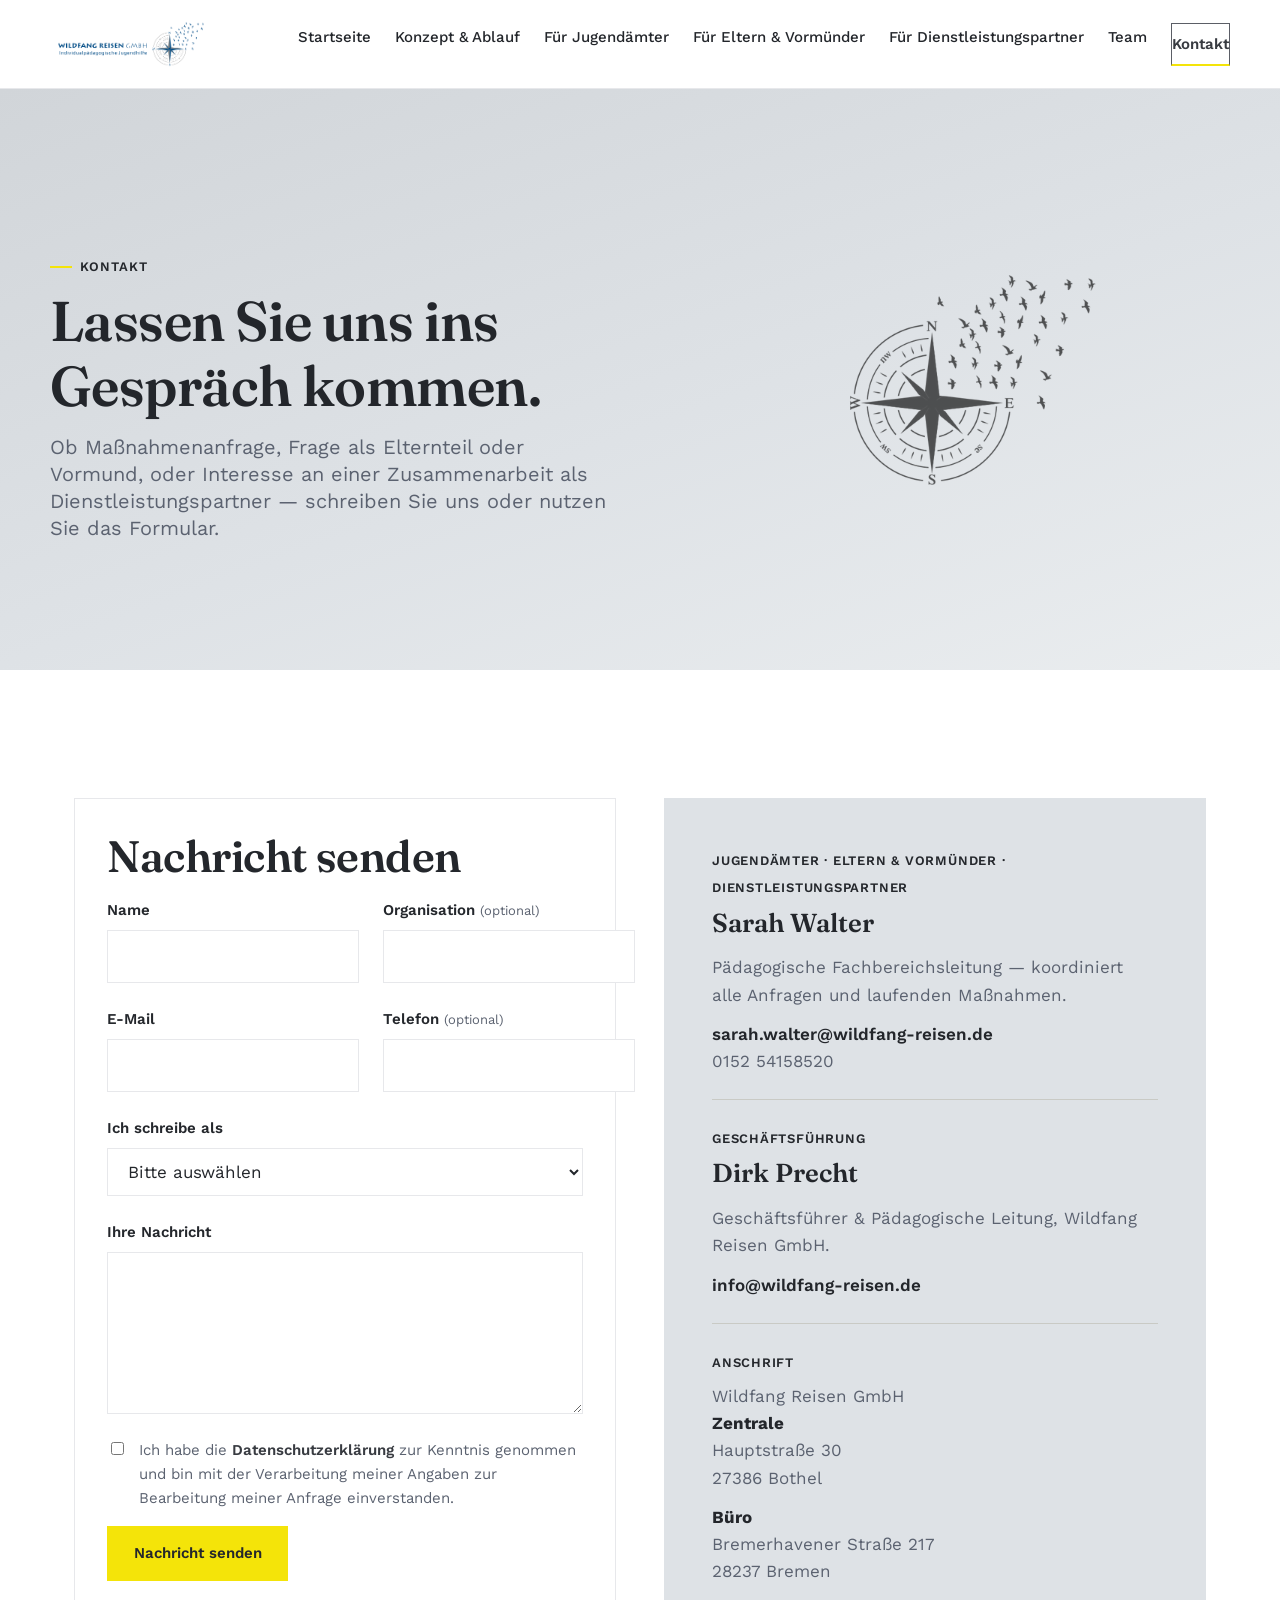
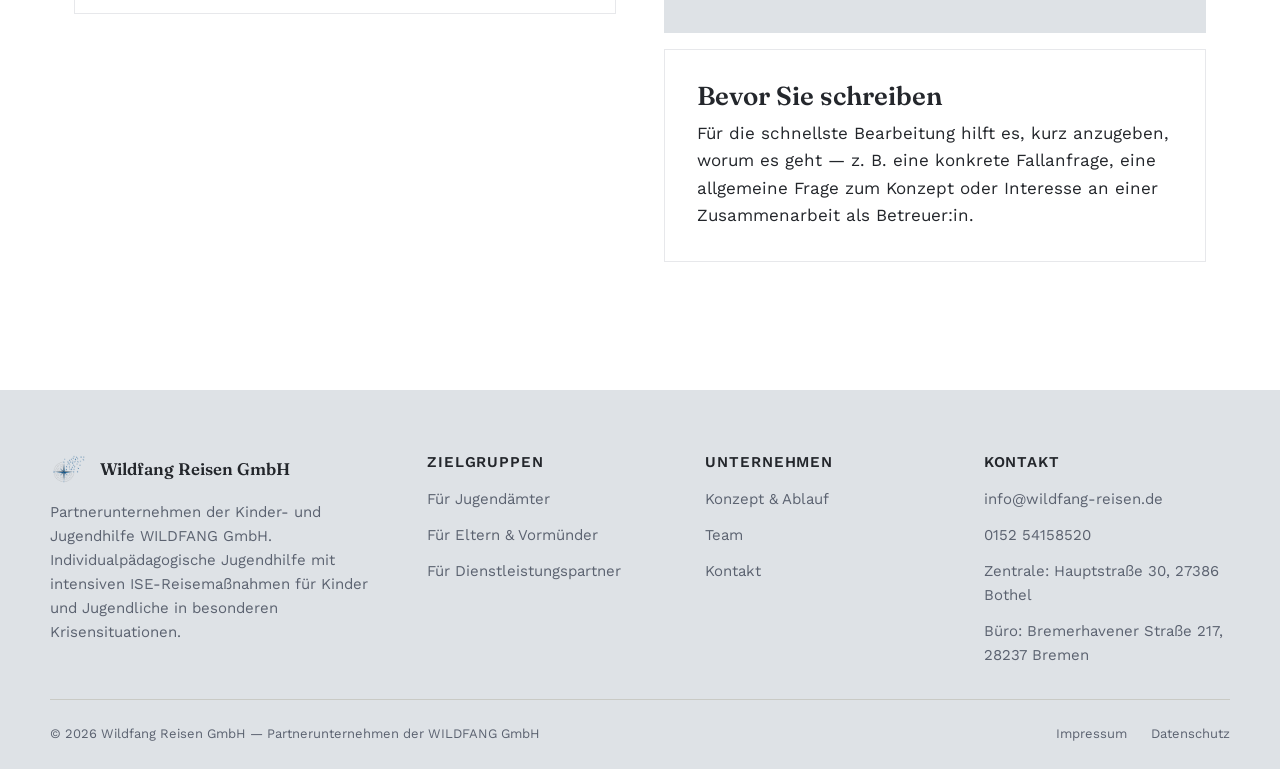
<file: kontakt.html>
<!doctype html>
<html lang="de">
<head>
<meta charset="UTF-8">
<meta name="viewport" content="width=device-width, initial-scale=1">
<title>Kontakt — Wildfang Reisen GmbH</title>
<meta name="description" content="Kontaktieren Sie Wildfang Reisen GmbH — Sarah Walter koordiniert alle Anfragen und laufenden Maßnahmen für Jugendämter, Eltern, Vormünder und Dienstleistungspartner.">
<link rel="canonical" href="https://wildfangreisen-jugendhilfe.de/kontakt.html">
<meta property="og:type" content="website">
<meta property="og:site_name" content="Wildfang Reisen GmbH">
<meta property="og:locale" content="de_DE">
<meta property="og:url" content="https://wildfangreisen-jugendhilfe.de/kontakt.html">
<meta property="og:title" content="Kontakt — Wildfang Reisen GmbH">
<meta property="og:description" content="Kontaktieren Sie Wildfang Reisen GmbH — Sarah Walter koordiniert alle Anfragen und laufenden Maßnahmen für Jugendämter, Eltern, Vormünder und Dienstleistungspartner.">
<meta property="og:image" content="https://wildfangreisen-jugendhilfe.de/assets/logo-horizontal.png">
<meta name="twitter:card" content="summary_large_image">
<meta name="twitter:title" content="Kontakt — Wildfang Reisen GmbH">
<meta name="twitter:description" content="Kontaktieren Sie Wildfang Reisen GmbH — Sarah Walter koordiniert alle Anfragen und laufenden Maßnahmen für Jugendämter, Eltern, Vormünder und Dienstleistungspartner.">
<meta name="twitter:image" content="https://wildfangreisen-jugendhilfe.de/assets/logo-horizontal.png">
<script type="application/ld+json">
{
  "@context": "https://schema.org",
  "@type": "ContactPage",
  "name": "Kontakt — Wildfang Reisen GmbH",
  "description": "Kontaktieren Sie Wildfang Reisen GmbH — Sarah Walter koordiniert alle Anfragen und laufenden Maßnahmen für Jugendämter, Eltern, Vormünder und Dienstleistungspartner.",
  "url": "https://wildfangreisen-jugendhilfe.de/kontakt.html",
  "inLanguage": "de-DE",
  "isPartOf": {
    "@type": "Organization",
    "name": "Wildfang Reisen GmbH",
    "url": "https://wildfangreisen-jugendhilfe.de/"
  }
}
</script>
<link rel="icon" type="image/png" href="assets/logo-icon.png">
<link rel="stylesheet" href="css/styles.css">
</head>
<body>
<a class="skip-link" href="#main">Zum Inhalt springen</a>

<header class="site-header">
  <div class="container site-header__inner">
    <a class="brand" href="index.html">
      <img src="assets/logo-horizontal.png" alt="Wildfang Reisen GmbH – Individualpädagogische Jugendhilfe">
    </a>
    <nav class="nav" aria-label="Hauptnavigation">
      <button class="nav-toggle" aria-label="Menü öffnen" aria-expanded="false"><span></span></button>
      <ul class="nav__list">
        <li><a href="index.html">Startseite</a></li>
        <li><a href="konzept.html">Konzept &amp; Ablauf</a></li>
        <li><a href="jugendaemter.html">Für Jugendämter</a></li>
        <li><a href="eltern-vormuender.html">Für Eltern &amp; Vormünder</a></li>
        <li><a href="dienstleistungspartner.html">Für Dienstleistungspartner</a></li>
        <li><a href="team.html">Team</a></li>
        <li class="nav__cta"><a class="btn btn--outline-dark" href="kontakt.html" aria-current="page">Kontakt</a></li>
      </ul>
    </nav>
  </div>
</header>

<main id="main">

  <section class="hero hero--page">
    <div class="container hero__inner">
      <div class="hero__content">
        <p class="eyebrow" style="color:var(--color-brand-strong)">Kontakt</p>
        <h1>Lassen Sie uns ins Gespräch kommen.</h1>
        <p class="lede">Ob Maßnahmenanfrage, Frage als Elternteil oder Vormund, oder Interesse an einer Zusammenarbeit als Dienstleistungspartner — schreiben Sie uns oder nutzen Sie das Formular.</p>
      </div>
    </div>
  </section>

  <section class="section">
    <div class="container grid grid--2" style="align-items:start; gap: var(--space-7);">

      <div>
        <form class="card" action="https://formsubmit.co/info@wildfang-reisen.de" method="POST">
          <input type="hidden" name="_cc" value="sarah.walter@wildfang-reisen.de">
          <input type="hidden" name="_subject" value="Neue Anfrage über wildfang-reisen.de">
          <input type="hidden" name="_template" value="table">
          <input type="hidden" name="_next" value="" data-formsubmit-next>
          <input type="text" name="_honey" style="display:none" tabindex="-1" autocomplete="off">
          <h2>Nachricht senden</h2>
          <div class="form-row">
            <div class="form-field">
              <label for="name">Name</label>
              <input type="text" id="name" name="name" required autocomplete="name">
            </div>
            <div class="form-field">
              <label for="organisation">Organisation <span class="hint">(optional)</span></label>
              <input type="text" id="organisation" name="organisation" autocomplete="organization">
            </div>
          </div>
          <div class="form-row">
            <div class="form-field">
              <label for="email">E-Mail</label>
              <input type="email" id="email" name="email" required autocomplete="email">
            </div>
            <div class="form-field">
              <label for="telefon">Telefon <span class="hint">(optional)</span></label>
              <input type="tel" id="telefon" name="telefon" autocomplete="tel">
            </div>
          </div>
          <div class="form-field">
            <label for="anliegen">Ich schreibe als</label>
            <select id="anliegen" name="anliegen" required>
              <option value="">Bitte auswählen</option>
              <option value="jugendamt">Jugendamt / Auftraggeber</option>
              <option value="eltern">Elternteil / Vormund</option>
              <option value="dienstleistungspartner">Dienstleistungspartner:in</option>
              <option value="sonstiges">Sonstiges</option>
            </select>
          </div>
          <div class="form-field">
            <label for="nachricht">Ihre Nachricht</label>
            <textarea id="nachricht" name="nachricht" rows="5" required></textarea>
          </div>
          <div class="form-consent">
            <input type="checkbox" id="datenschutz" name="datenschutz" required>
            <label for="datenschutz">Ich habe die <a href="datenschutz.html" style="color: var(--color-brand); font-weight:600;">Datenschutzerklärung</a> zur Kenntnis genommen und bin mit der Verarbeitung meiner Angaben zur Bearbeitung meiner Anfrage einverstanden.</label>
          </div>
          <button class="btn btn--primary" type="submit" style="margin-top: var(--space-4);">Nachricht senden</button>
        </form>
      </div>

      <div class="stack">
        <div class="contact-panel">
          <div class="contact-panel__block">
            <span class="contact-panel__role">Jugendämter · Eltern &amp; Vormünder · Dienstleistungspartner</span>
            <h3 style="color: var(--color-text-inverse); margin-top: var(--space-2);">Sarah Walter</h3>
            <p style="color: var(--color-text-inverse-muted); margin-bottom: var(--space-3);">Pädagogische Fachbereichsleitung — koordiniert alle Anfragen und laufenden Maßnahmen.</p>
            <p style="margin:0;"><a href="mailto:sarah.walter@wildfang-reisen.de">sarah.walter@wildfang-reisen.de</a></p>
            <p style="margin:0; color: var(--color-text-inverse-muted);">0152 54158520</p>
          </div>
          <div class="contact-panel__block">
            <span class="contact-panel__role">Geschäftsführung</span>
            <h3 style="color: var(--color-text-inverse); margin-top: var(--space-2);">Dirk Precht</h3>
            <p style="color: var(--color-text-inverse-muted); margin-bottom: var(--space-3);">Geschäftsführer &amp; Pädagogische Leitung, Wildfang Reisen GmbH.</p>
            <p style="margin:0;"><a href="mailto:info@wildfang-reisen.de">info@wildfang-reisen.de</a></p>
          </div>
          <div class="contact-panel__block">
            <span class="contact-panel__role">Anschrift</span>
            <p style="margin: var(--space-2) 0 0; color: var(--color-text-inverse-muted);">Wildfang Reisen GmbH<br><strong style="color: var(--color-text-inverse);">Zentrale</strong><br>Hauptstraße 30<br>27386 Bothel</p>
            <p style="margin: var(--space-3) 0 0; color: var(--color-text-inverse-muted);"><strong style="color: var(--color-text-inverse);">Büro</strong><br>Bremerhavener Straße 217<br>28237 Bremen</p>
          </div>
        </div>

        <div class="card">
          <h3>Bevor Sie schreiben</h3>
          <p>Für die schnellste Bearbeitung hilft es, kurz anzugeben, worum es geht — z. B. eine konkrete Fallanfrage, eine allgemeine Frage zum Konzept oder Interesse an einer Zusammenarbeit als Betreuer:in.</p>
        </div>
      </div>

    </div>
  </section>

</main>

<footer class="site-footer">
  <div class="container footer-top">
    <div>
      <div class="footer-brand">
        <img src="assets/logo-icon.png" alt="">
        <span>Wildfang Reisen GmbH</span>
      </div>
      <p style="max-width: 320px; font-size: var(--fs-sm);">Partnerunternehmen der Kinder- und Jugendhilfe WILDFANG GmbH. Individualpädagogische Jugendhilfe mit intensiven ISE-Reisemaßnahmen für Kinder und Jugendliche in besonderen Krisensituationen.</p>
    </div>
    <div class="footer-col">
      <h4>Zielgruppen</h4>
      <ul>
        <li><a href="jugendaemter.html">Für Jugendämter</a></li>
        <li><a href="eltern-vormuender.html">Für Eltern &amp; Vormünder</a></li>
        <li><a href="dienstleistungspartner.html">Für Dienstleistungspartner</a></li>
      </ul>
    </div>
    <div class="footer-col">
      <h4>Unternehmen</h4>
      <ul>
        <li><a href="konzept.html">Konzept &amp; Ablauf</a></li>
        <li><a href="team.html">Team</a></li>
        <li><a href="kontakt.html">Kontakt</a></li>
      </ul>
    </div>
    <div class="footer-col">
      <h4>Kontakt</h4>
      <ul>
        <li><a href="mailto:info@wildfang-reisen.de">info@wildfang-reisen.de</a></li>
        <li>0152 54158520</li>
        <li>Zentrale: Hauptstraße 30, 27386 Bothel</li>
        <li>Büro: Bremerhavener Straße 217, 28237 Bremen</li>
      </ul>
    </div>
  </div>
  <div class="container footer-bottom">
    <span>© 2026 Wildfang Reisen GmbH — Partnerunternehmen der WILDFANG GmbH</span>
    <ul>
      <li><a href="impressum.html">Impressum</a></li>
      <li><a href="datenschutz.html">Datenschutz</a></li>
    </ul>
  </div>
</footer>

<script src="js/main.js"></script>
</body>
</html>
</file>
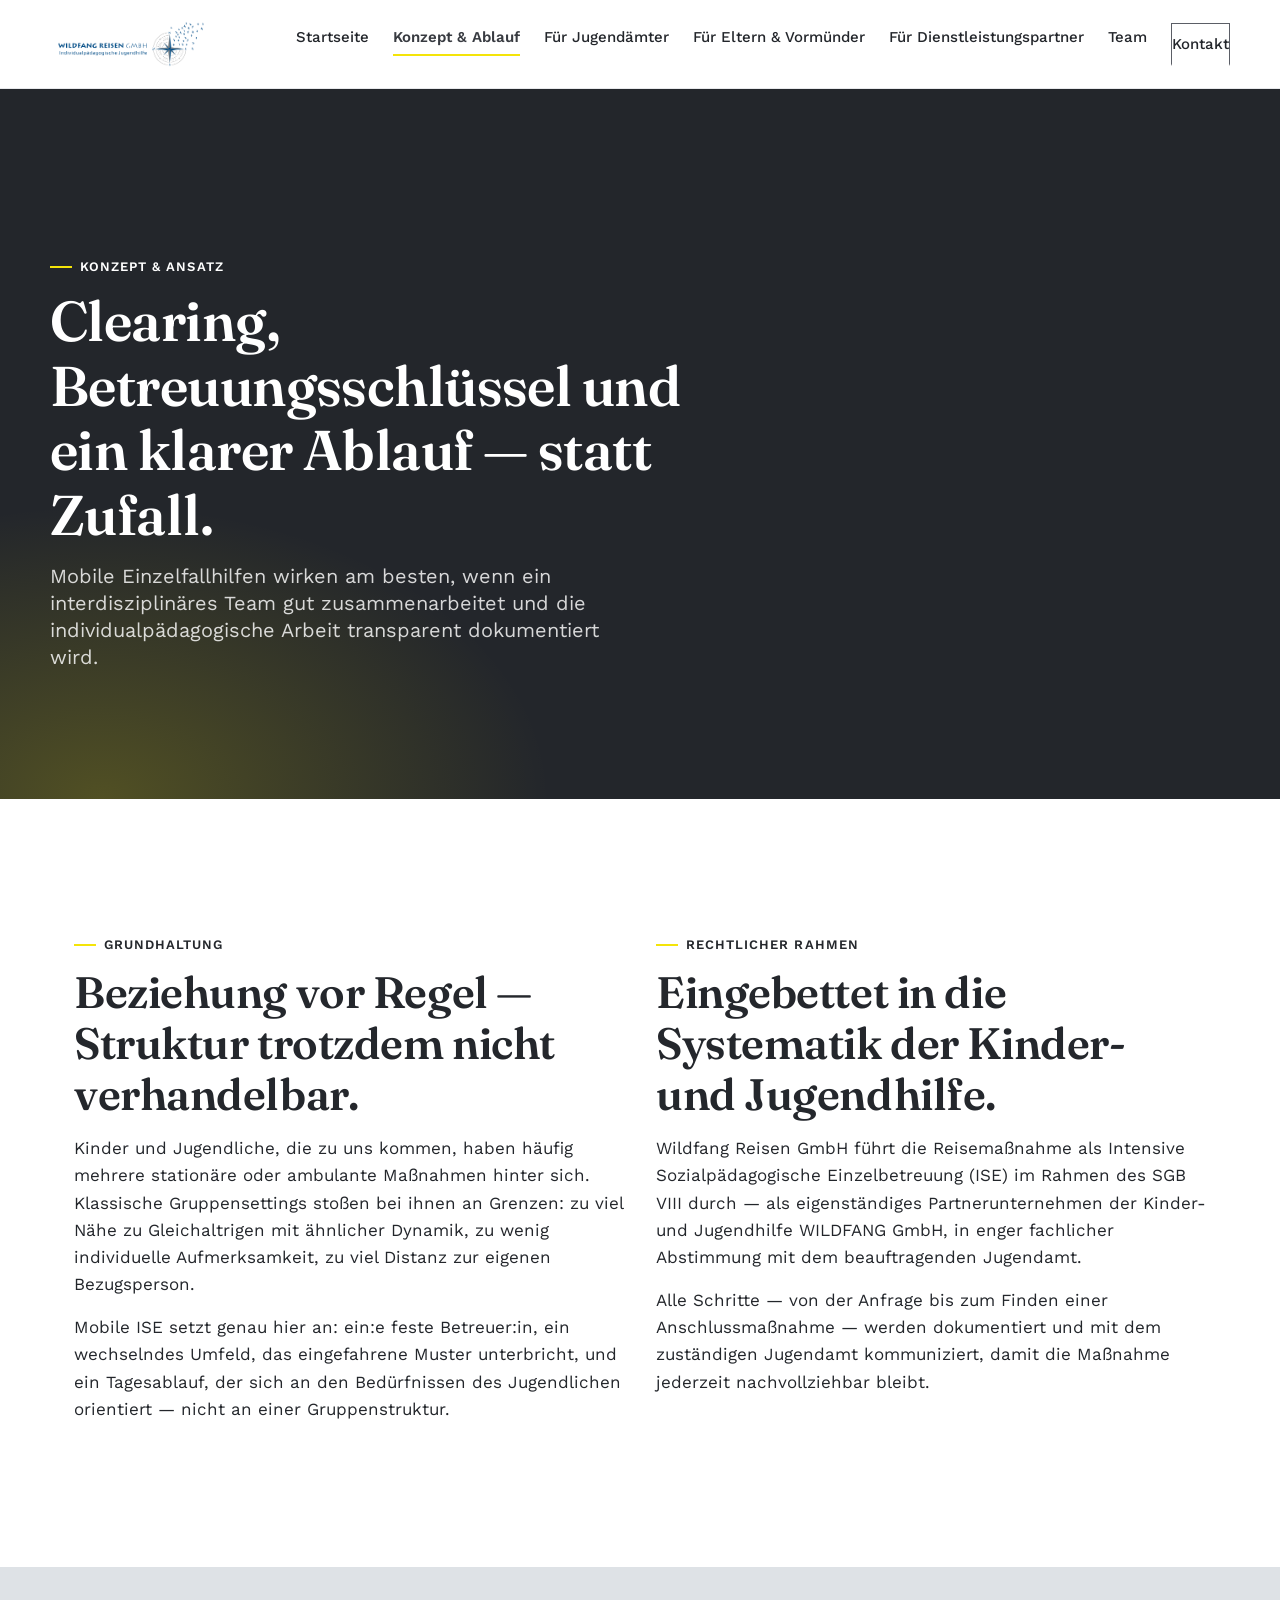
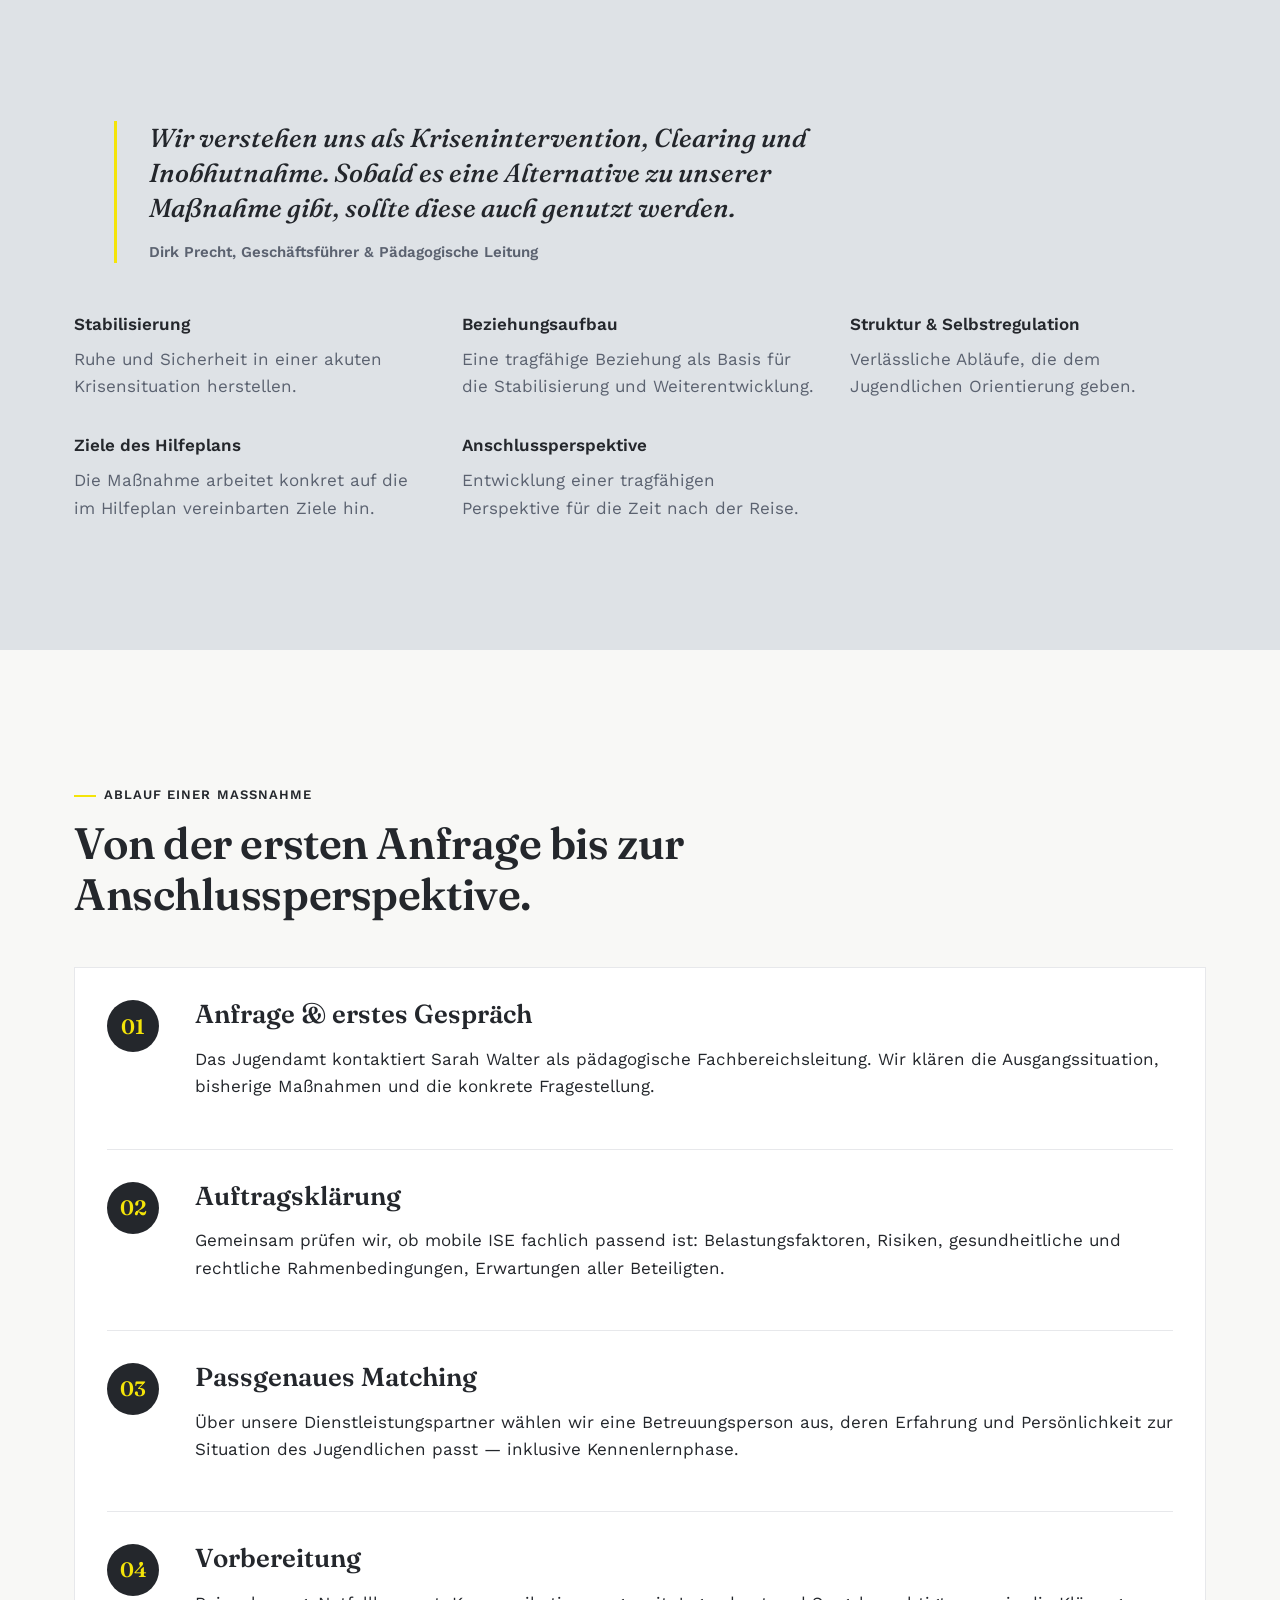
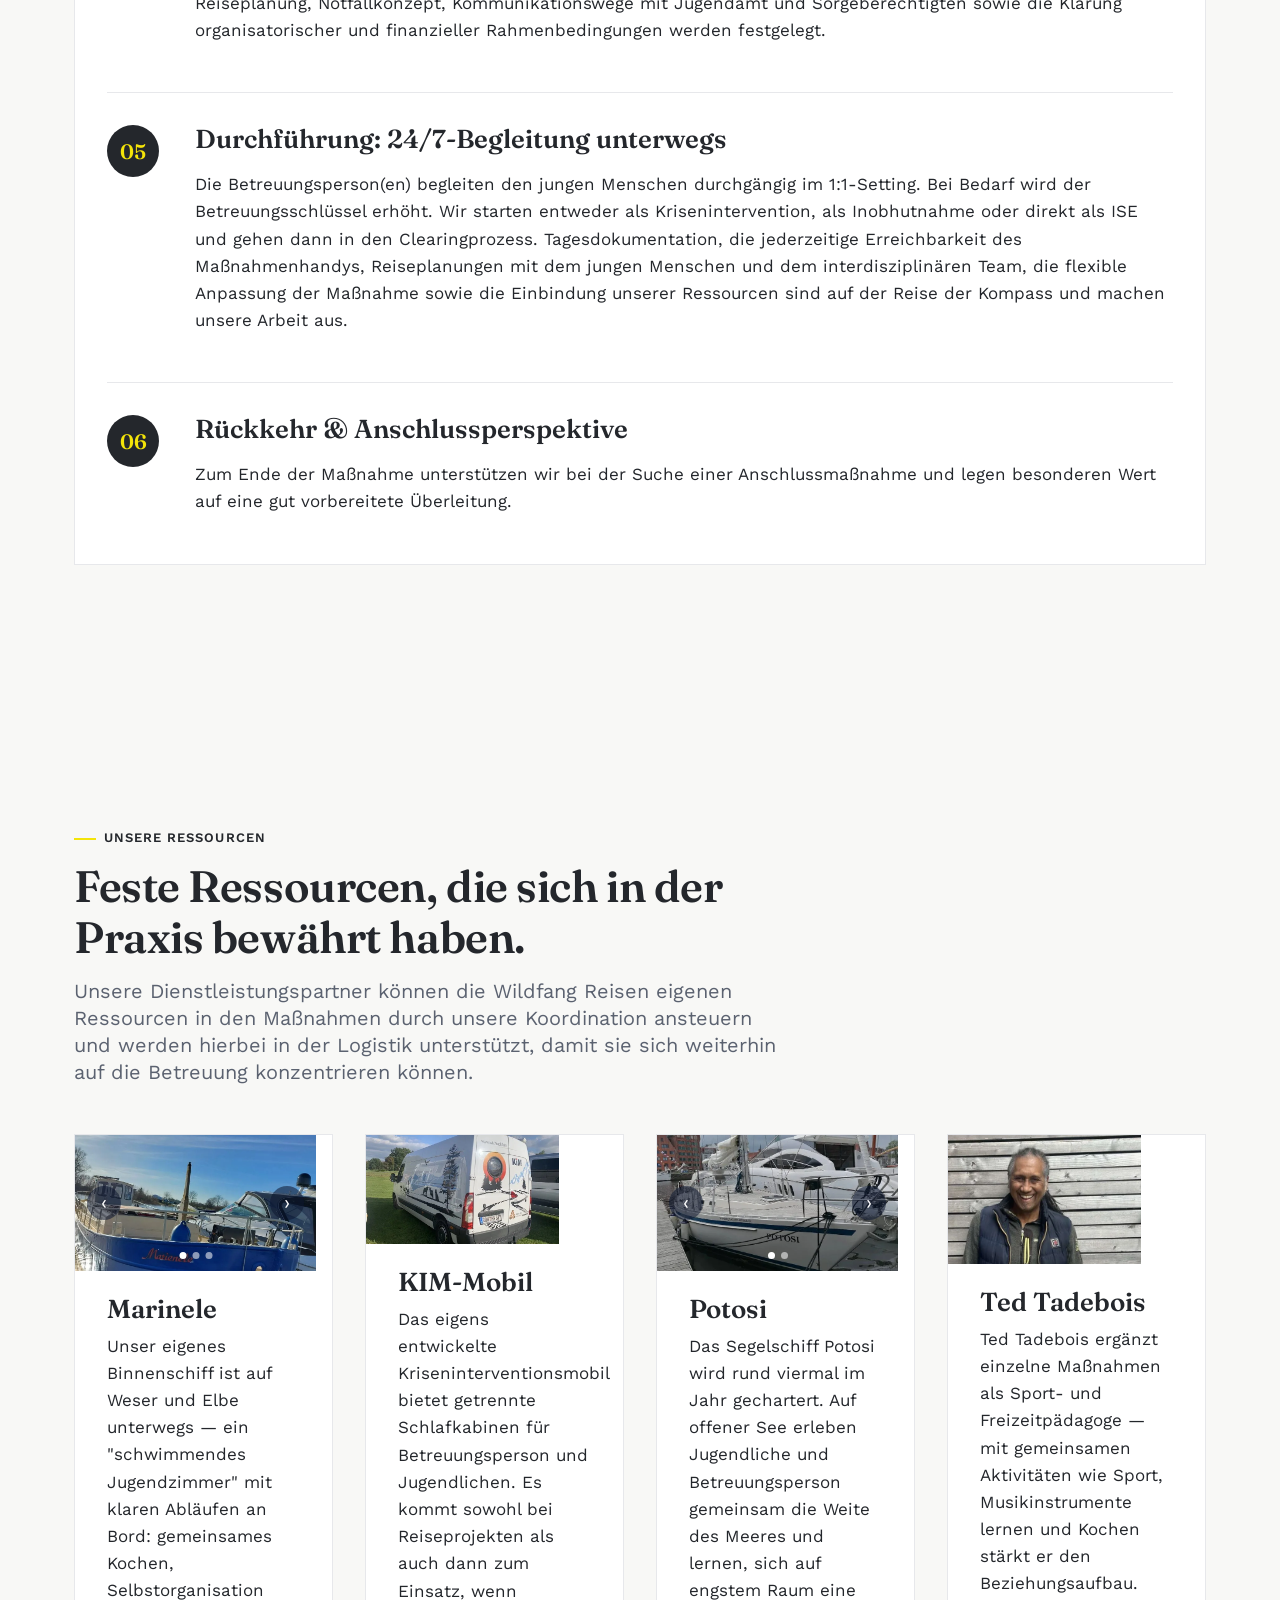
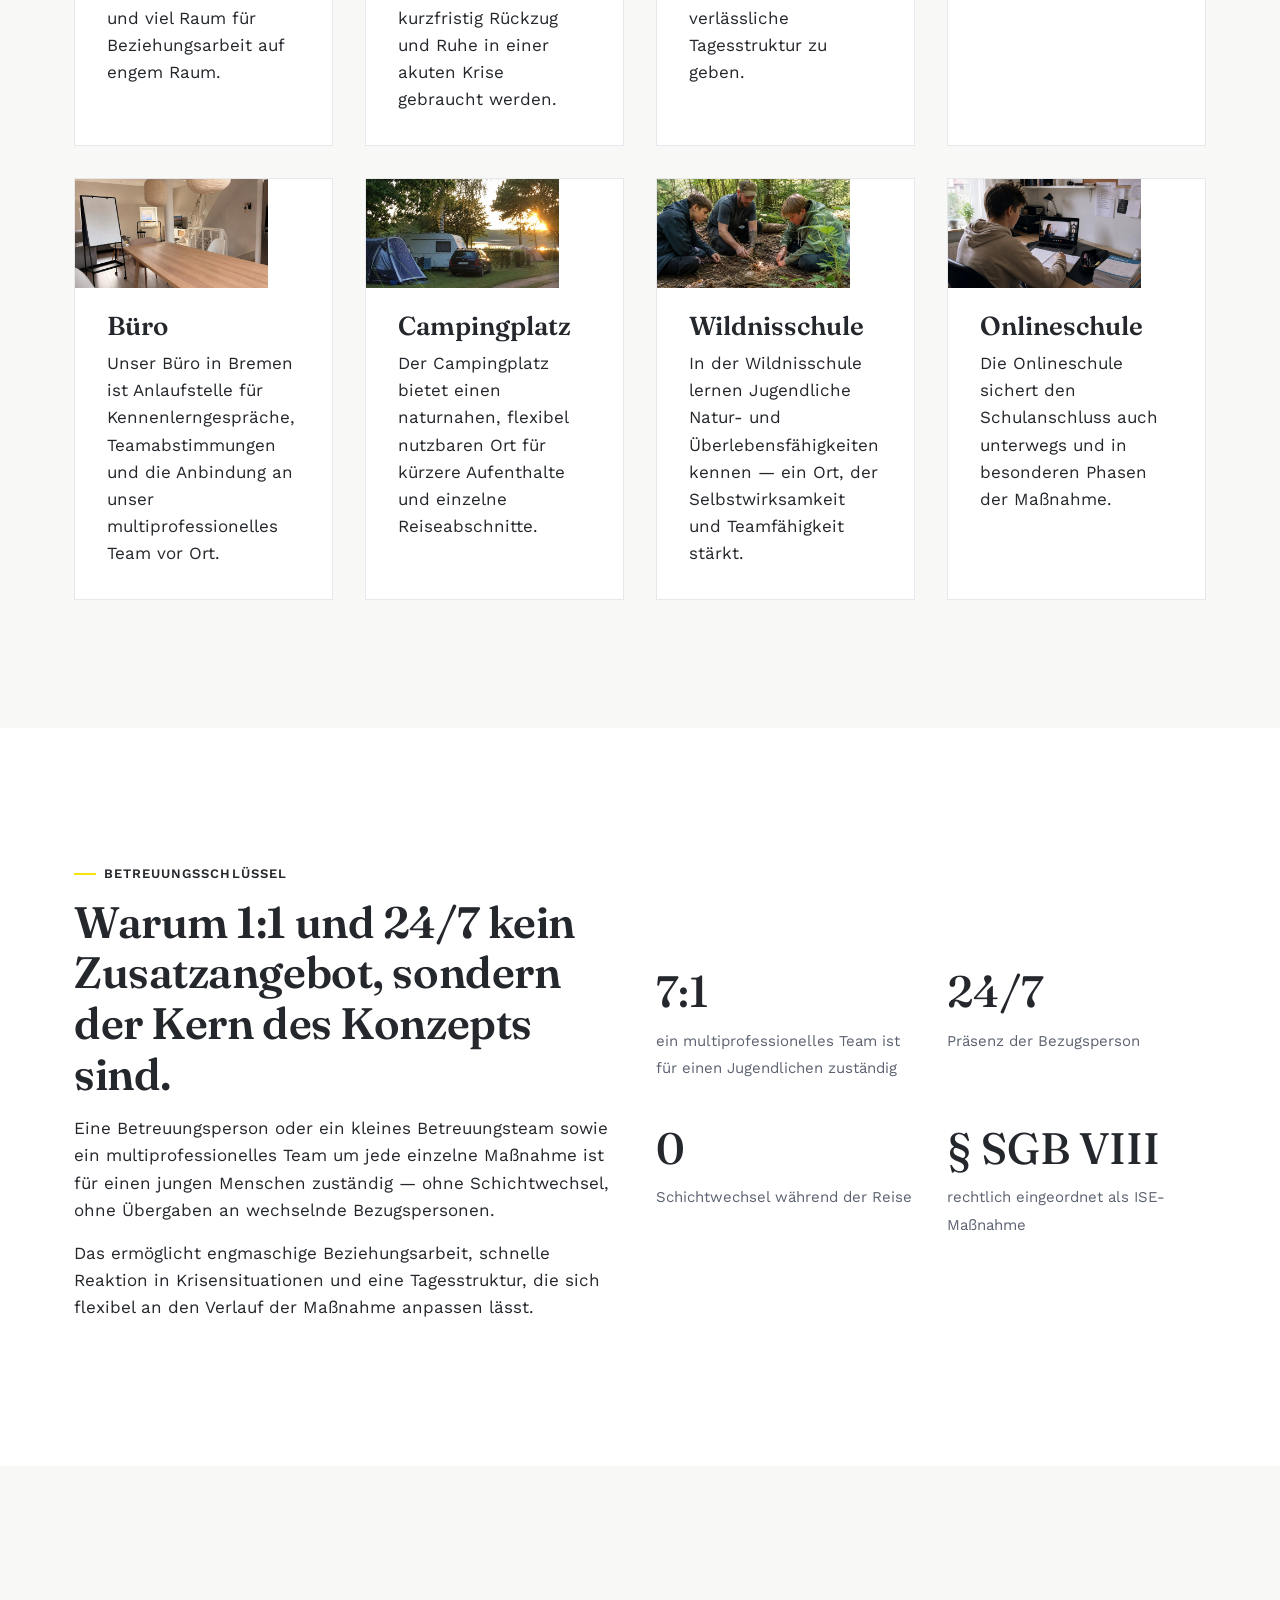
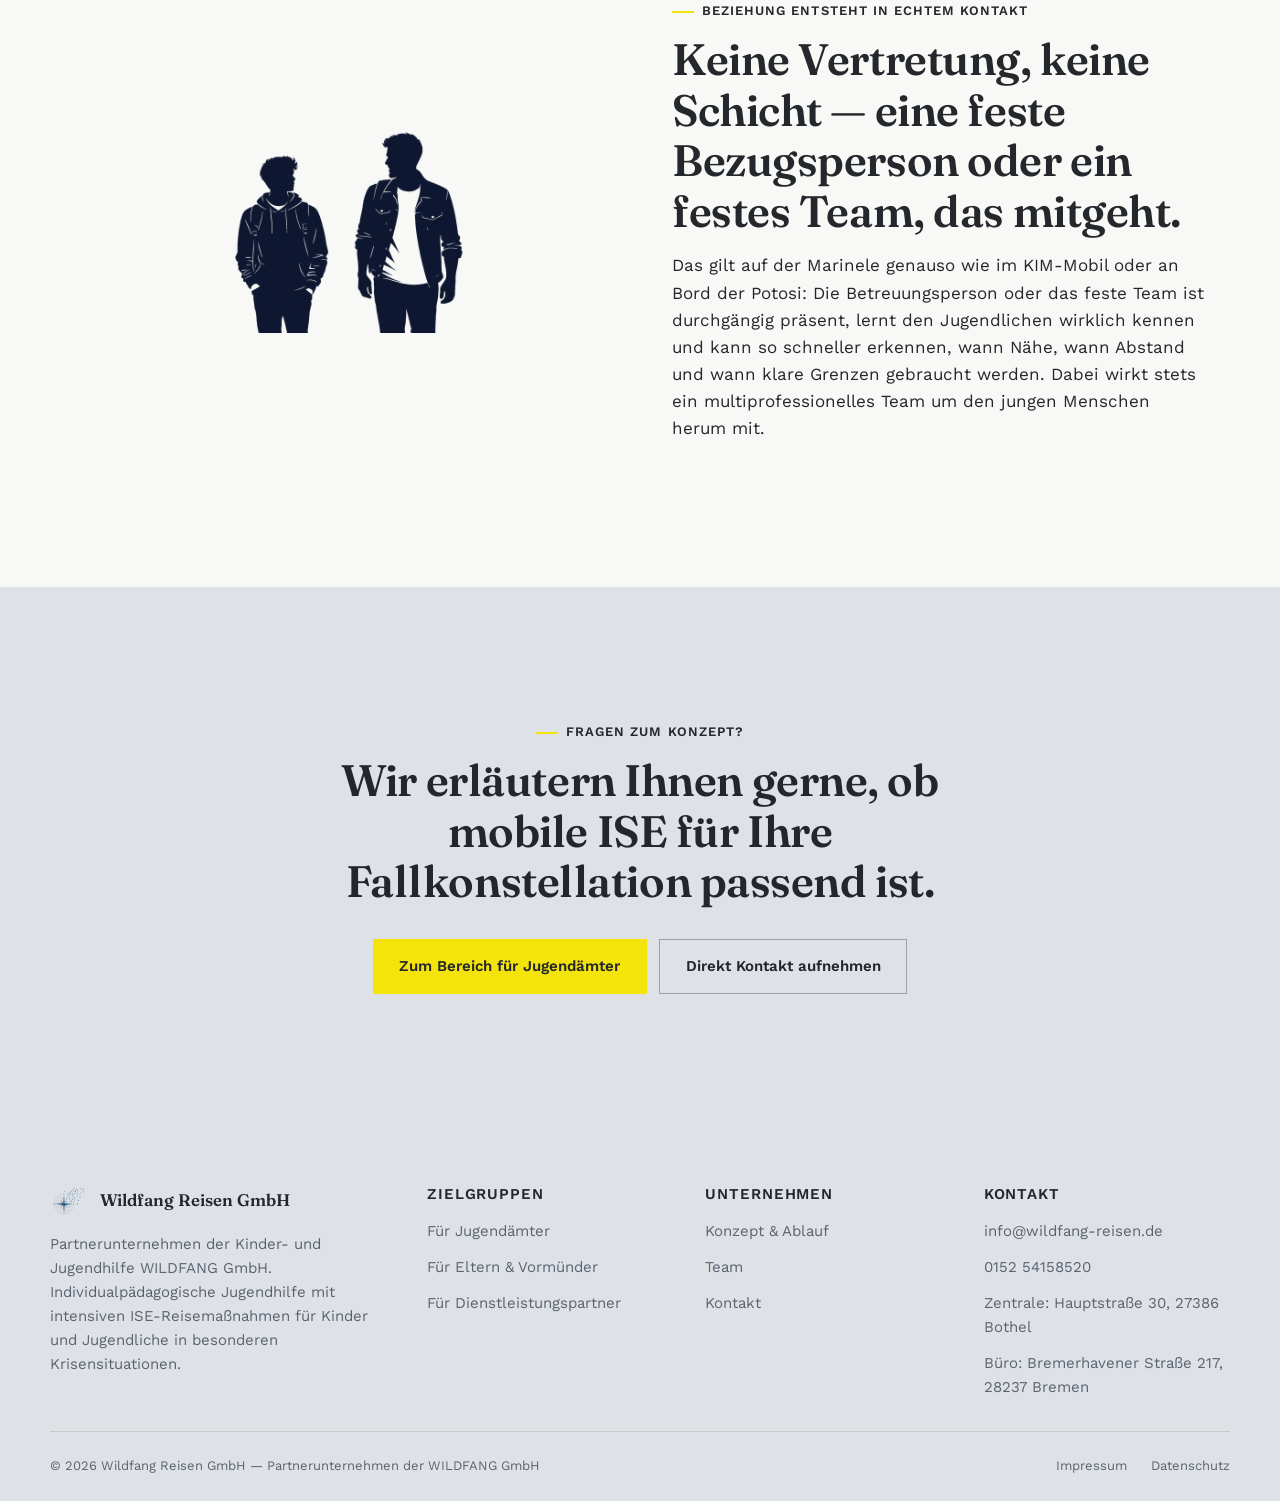
<file: konzept.html>
<!doctype html>
<html lang="de">
<head>
<meta charset="UTF-8">
<meta name="viewport" content="width=device-width, initial-scale=1">
<title>Konzept &amp; Ablauf — Wildfang Reisen GmbH</title>
<meta name="description" content="Clearing, Betreuungsschlüssel und Ablauf der mobilen ISE-Reisemaßnahme von Wildfang Reisen GmbH — von der Anfrage bis zur Anschlussperspektive.">
<link rel="canonical" href="https://wildfangreisen-jugendhilfe.de/konzept.html">
<meta property="og:type" content="website">
<meta property="og:site_name" content="Wildfang Reisen GmbH">
<meta property="og:locale" content="de_DE">
<meta property="og:url" content="https://wildfangreisen-jugendhilfe.de/konzept.html">
<meta property="og:title" content="Konzept &amp; Ablauf — Wildfang Reisen GmbH">
<meta property="og:description" content="Clearing, Betreuungsschlüssel und Ablauf der mobilen ISE-Reisemaßnahme von Wildfang Reisen GmbH — von der Anfrage bis zur Anschlussperspektive.">
<meta property="og:image" content="https://wildfangreisen-jugendhilfe.de/assets/logo-horizontal.png">
<meta name="twitter:card" content="summary_large_image">
<meta name="twitter:title" content="Konzept &amp; Ablauf — Wildfang Reisen GmbH">
<meta name="twitter:description" content="Clearing, Betreuungsschlüssel und Ablauf der mobilen ISE-Reisemaßnahme von Wildfang Reisen GmbH — von der Anfrage bis zur Anschlussperspektive.">
<meta name="twitter:image" content="https://wildfangreisen-jugendhilfe.de/assets/logo-horizontal.png">
<script type="application/ld+json">
{
  "@context": "https://schema.org",
  "@type": "WebPage",
  "name": "Konzept & Ablauf — Wildfang Reisen GmbH",
  "description": "Clearing, Betreuungsschlüssel und Ablauf der mobilen ISE-Reisemaßnahme von Wildfang Reisen GmbH — von der Anfrage bis zur Anschlussperspektive.",
  "url": "https://wildfangreisen-jugendhilfe.de/konzept.html",
  "inLanguage": "de-DE",
  "isPartOf": {
    "@type": "Organization",
    "name": "Wildfang Reisen GmbH",
    "url": "https://wildfangreisen-jugendhilfe.de/"
  }
}
</script>
<link rel="icon" type="image/png" href="assets/logo-icon.png">
<link rel="stylesheet" href="css/styles.css">
</head>
<body>
<a class="skip-link" href="#main">Zum Inhalt springen</a>

<header class="site-header">
  <div class="container site-header__inner">
    <a class="brand" href="index.html">
      <img src="assets/logo-horizontal.png" alt="Wildfang Reisen GmbH – Individualpädagogische Jugendhilfe">
    </a>
    <nav class="nav" aria-label="Hauptnavigation">
      <button class="nav-toggle" aria-label="Menü öffnen" aria-expanded="false"><span></span></button>
      <ul class="nav__list">
        <li><a href="index.html">Startseite</a></li>
        <li><a href="konzept.html" aria-current="page">Konzept &amp; Ablauf</a></li>
        <li><a href="jugendaemter.html">Für Jugendämter</a></li>
        <li><a href="eltern-vormuender.html">Für Eltern &amp; Vormünder</a></li>
        <li><a href="dienstleistungspartner.html">Für Dienstleistungspartner</a></li>
        <li><a href="team.html">Team</a></li>
        <li class="nav__cta"><a class="btn btn--outline-dark" href="kontakt.html">Kontakt</a></li>
      </ul>
    </nav>
  </div>
</header>

<main id="main">

  <section class="hero hero--page hero--photo">
    <div class="hero__bg">
      <img class="hero__bg-img" src="assets/photos/marinele-1.webp" alt="" style="animation-delay: 0s;">
      <img class="hero__bg-img" src="assets/photos/wildnisschule-1.webp" alt="" style="animation-delay: 6s;">
      <img class="hero__bg-img" src="assets/photos/kim-mobil-1.webp" alt="" style="animation-delay: 12s;">
      <img class="hero__bg-img" src="assets/photos/campingplatz-1.webp" alt="" style="animation-delay: 18s;">
    </div>
    <div class="container hero__inner">
      <div class="hero__content">
        <p class="eyebrow">Konzept &amp; Ansatz</p>
        <h1>Clearing, Betreuungsschlüssel und ein klarer Ablauf — statt Zufall.</h1>
        <p class="lede">Mobile Einzelfallhilfen wirken am besten, wenn ein interdisziplinäres Team gut zusammenarbeitet und die individualpädagogische Arbeit transparent dokumentiert wird.</p>
      </div>
    </div>
  </section>

  <section class="section">
    <div class="container">
      <div class="grid grid--2" style="align-items:start;">
        <div>
          <p class="eyebrow">Grundhaltung</p>
          <h2>Beziehung vor Regel — Struktur trotzdem nicht verhandelbar.</h2>
          <p>Kinder und Jugendliche, die zu uns kommen, haben häufig mehrere stationäre oder ambulante Maßnahmen hinter sich. Klassische Gruppensettings stoßen bei ihnen an Grenzen: zu viel Nähe zu Gleichaltrigen mit ähnlicher Dynamik, zu wenig individuelle Aufmerksamkeit, zu viel Distanz zur eigenen Bezugsperson.</p>
          <p>Mobile ISE setzt genau hier an: ein:e feste Betreuer:in, ein wechselndes Umfeld, das eingefahrene Muster unterbricht, und ein Tagesablauf, der sich an den Bedürfnissen des Jugendlichen orientiert — nicht an einer Gruppenstruktur.</p>
        </div>
        <div>
          <p class="eyebrow">Rechtlicher Rahmen</p>
          <h2>Eingebettet in die Systematik der Kinder- und Jugendhilfe.</h2>
          <p>Wildfang Reisen GmbH führt die Reisemaßnahme als Intensive Sozialpädagogische Einzelbetreuung (ISE) im Rahmen des SGB VIII durch — als eigenständiges Partnerunternehmen der Kinder- und Jugendhilfe WILDFANG GmbH, in enger fachlicher Abstimmung mit dem beauftragenden Jugendamt.</p>
          <p>Alle Schritte — von der Anfrage bis zum Finden einer Anschlussmaßnahme — werden dokumentiert und mit dem zuständigen Jugendamt kommuniziert, damit die Maßnahme jederzeit nachvollziehbar bleibt.</p>
        </div>
      </div>
    </div>
  </section>

  <section class="section section--inverse">
    <div class="container">
      <blockquote class="quote" style="color: var(--color-text-inverse); max-width: 760px;">
        Wir verstehen uns als Krisenintervention, Clearing und Inobhutnahme. Sobald es eine Alternative zu unserer Maßnahme gibt, sollte diese auch genutzt werden.
        <footer class="quote__attribution" style="color: var(--color-text-inverse-muted);">Dirk Precht, Geschäftsführer &amp; Pädagogische Leitung</footer>
      </blockquote>
      <div class="grid grid--3" style="margin-top: var(--space-7); gap: var(--space-6);">
        <div>
          <p style="color: var(--color-brand-strong); font-weight: 600; margin-bottom: var(--space-2);">Stabilisierung</p>
          <p style="color: var(--color-text-inverse-muted); margin: 0;">Ruhe und Sicherheit in einer akuten Krisensituation herstellen.</p>
        </div>
        <div>
          <p style="color: var(--color-brand-strong); font-weight: 600; margin-bottom: var(--space-2);">Beziehungsaufbau</p>
          <p style="color: var(--color-text-inverse-muted); margin: 0;">Eine tragfähige Beziehung als Basis für die Stabilisierung und Weiterentwicklung.</p>
        </div>
        <div>
          <p style="color: var(--color-brand-strong); font-weight: 600; margin-bottom: var(--space-2);">Struktur &amp; Selbstregulation</p>
          <p style="color: var(--color-text-inverse-muted); margin: 0;">Verlässliche Abläufe, die dem Jugendlichen Orientierung geben.</p>
        </div>
        <div>
          <p style="color: var(--color-brand-strong); font-weight: 600; margin-bottom: var(--space-2);">Ziele des Hilfeplans</p>
          <p style="color: var(--color-text-inverse-muted); margin: 0;">Die Maßnahme arbeitet konkret auf die im Hilfeplan vereinbarten Ziele hin.</p>
        </div>
        <div>
          <p style="color: var(--color-brand-strong); font-weight: 600; margin-bottom: var(--space-2);">Anschlussperspektive</p>
          <p style="color: var(--color-text-inverse-muted); margin: 0;">Entwicklung einer tragfähigen Perspektive für die Zeit nach der Reise.</p>
        </div>
      </div>
    </div>
  </section>

  <section class="section section--subtle">
    <div class="container">
      <p class="eyebrow">Ablauf einer Maßnahme</p>
      <h2 class="max-w-content">Von der ersten Anfrage bis zur Anschlussperspektive.</h2>

      <div class="steps" style="margin-top: var(--space-7); background: var(--white); border-radius: var(--radius-lg); padding: 0 var(--space-6); border: 1px solid var(--color-border);">
        <div class="step">
          <div class="step__number"></div>
          <div>
            <h3>Anfrage &amp; erstes Gespräch</h3>
            <p>Das Jugendamt kontaktiert Sarah Walter als pädagogische Fachbereichsleitung. Wir klären die Ausgangssituation, bisherige Maßnahmen und die konkrete Fragestellung.</p>
          </div>
        </div>
        <div class="step">
          <div class="step__number"></div>
          <div>
            <h3>Auftragsklärung</h3>
            <p>Gemeinsam prüfen wir, ob mobile ISE fachlich passend ist: Belastungsfaktoren, Risiken, gesundheitliche und rechtliche Rahmenbedingungen, Erwartungen aller Beteiligten.</p>
          </div>
        </div>
        <div class="step">
          <div class="step__number"></div>
          <div>
            <h3>Passgenaues Matching</h3>
            <p>Über unsere Dienstleistungspartner wählen wir eine Betreuungsperson aus, deren Erfahrung und Persönlichkeit zur Situation des Jugendlichen passt — inklusive Kennenlernphase.</p>
          </div>
        </div>
        <div class="step">
          <div class="step__number"></div>
          <div>
            <h3>Vorbereitung</h3>
            <p>Reiseplanung, Notfallkonzept, Kommunikationswege mit Jugendamt und Sorgeberechtigten sowie die Klärung organisatorischer und finanzieller Rahmenbedingungen werden festgelegt.</p>
          </div>
        </div>
        <div class="step">
          <div class="step__number"></div>
          <div>
            <h3>Durchführung: 24/7-Begleitung unterwegs</h3>
            <p>Die Betreuungsperson(en) begleiten den jungen Menschen durchgängig im 1:1-Setting. Bei Bedarf wird der Betreuungsschlüssel erhöht. Wir starten entweder als Krisenintervention, als Inobhutnahme oder direkt als ISE und gehen dann in den Clearingprozess. Tagesdokumentation, die jederzeitige Erreichbarkeit des Maßnahmenhandys, Reiseplanungen mit dem jungen Menschen und dem interdisziplinären Team, die flexible Anpassung der Maßnahme sowie die Einbindung unserer Ressourcen sind auf der Reise der Kompass und machen unsere Arbeit aus.</p>
          </div>
        </div>
        <div class="step">
          <div class="step__number"></div>
          <div>
            <h3>Rückkehr &amp; Anschlussperspektive</h3>
            <p>Zum Ende der Maßnahme unterstützen wir bei der Suche einer Anschlussmaßnahme und legen besonderen Wert auf eine gut vorbereitete Überleitung.</p>
          </div>
        </div>
      </div>
    </div>
  </section>

  <section class="section section--subtle" id="ressourcen">
    <div class="container">
      <p class="eyebrow">Unsere Ressourcen</p>
      <h2 class="max-w-content">Feste Ressourcen, die sich in der Praxis bewährt haben.</h2>
      <p class="lede max-w-content">Unsere Dienstleistungspartner können die Wildfang Reisen eigenen Ressourcen in den Maßnahmen durch unsere Koordination ansteuern und werden hierbei in der Logistik unterstützt, damit sie sich weiterhin auf die Betreuung konzentrieren können.</p>

      <div class="grid grid--4" style="margin-top: var(--space-7);">
        <div class="card" id="marinele">
          <div class="photo-slider" data-slider>
            <div class="photo-slider__track">
              <img class="photo-slider__slide" src="assets/photos/marinele-2.webp" alt="Die Marinele im Hafen, Außenansicht mit Namenszug">
              <img class="photo-slider__slide" src="assets/photos/marinele-3.webp" alt="Die Marinele, weitere Außenansicht im Hafen">
              <img class="photo-slider__slide" src="assets/photos/marinele-1.webp" alt="Steuerhaus der Marinele von innen">
            </div>
            <button class="photo-slider__nav photo-slider__nav--prev" aria-label="Vorheriges Bild" type="button">‹</button>
            <button class="photo-slider__nav photo-slider__nav--next" aria-label="Nächstes Bild" type="button">›</button>
            <div class="photo-slider__dots"></div>
          </div>
          <h3>Marinele</h3>
          <p>Unser eigenes Binnenschiff ist auf Weser und Elbe unterwegs — ein "schwimmendes Jugendzimmer" mit klaren Abläufen an Bord: gemeinsames Kochen, Selbstorganisation und viel Raum für Beziehungsarbeit auf engem Raum.</p>
        </div>
        <div class="card" id="kim-mobil">
          <img src="assets/photos/kim-mobil-1.webp" alt="Das KIM-Mobil, das Kriseninterventionsmobil von Wildfang Reisen" style="width: calc(100% + 3rem); margin: calc(-1 * var(--space-6)) calc(-1 * var(--space-6)) var(--space-5); display:block; border-radius: var(--radius-lg) var(--radius-lg) 0 0; aspect-ratio: 16/9; object-fit: cover;">
          <h3>KIM-Mobil</h3>
          <p>Das eigens entwickelte Kriseninterventionsmobil bietet getrennte Schlafkabinen für Betreuungsperson und Jugendlichen. Es kommt sowohl bei Reiseprojekten als auch dann zum Einsatz, wenn kurzfristig Rückzug und Ruhe in einer akuten Krise gebraucht werden.</p>
        </div>
        <div class="card" id="potosi">
          <div class="photo-slider" data-slider>
            <div class="photo-slider__track">
              <img class="photo-slider__slide" src="assets/photos/potosi-1.webp" alt="Die Potosi im Hafen, mit Namenszug am Heck">
              <img class="photo-slider__slide" src="assets/photos/potosi-2.webp" alt="Crew an Deck der Potosi beim Segelsetzen">
            </div>
            <button class="photo-slider__nav photo-slider__nav--prev" aria-label="Vorheriges Bild" type="button">‹</button>
            <button class="photo-slider__nav photo-slider__nav--next" aria-label="Nächstes Bild" type="button">›</button>
            <div class="photo-slider__dots"></div>
          </div>
          <h3>Potosi</h3>
          <p>Das Segelschiff Potosi wird rund viermal im Jahr gechartert. Auf offener See erleben Jugendliche und Betreuungsperson gemeinsam die Weite des Meeres und lernen, sich auf engstem Raum eine verlässliche Tagesstruktur zu geben.</p>
        </div>
        <div class="card" id="ted">
          <img src="assets/photos/ted-tadebois.webp" alt="Ted Tadebois" style="width: calc(100% + 3rem); margin: calc(-1 * var(--space-6)) calc(-1 * var(--space-6)) var(--space-5); display:block; border-radius: var(--radius-lg) var(--radius-lg) 0 0; aspect-ratio: 3/2; object-fit: cover; object-position: top center;">
          <h3>Ted Tadebois</h3>
          <p>Ted Tadebois ergänzt einzelne Maßnahmen als Sport- und Freizeitpädagoge — mit gemeinsamen Aktivitäten wie Sport, Musikinstrumente lernen und Kochen stärkt er den Beziehungsaufbau.</p>
        </div>
        <div class="card" id="buero">
          <img src="assets/photos/buero-1.webp" alt="Unser Büro in Bremen" style="width: calc(100% + 3rem); margin: calc(-1 * var(--space-6)) calc(-1 * var(--space-6)) var(--space-5); display:block; border-radius: var(--radius-lg) var(--radius-lg) 0 0; aspect-ratio: 16/9; object-fit: cover;">
          <h3>Büro</h3>
          <p>Unser Büro in Bremen ist Anlaufstelle für Kennenlerngespräche, Teamabstimmungen und die Anbindung an unser multiprofessionelles Team vor Ort.</p>
        </div>
        <div class="card" id="campingplatz">
          <img src="assets/photos/campingplatz-1.webp" alt="Campingplatz am See in der Abenddämmerung" style="width: calc(100% + 3rem); margin: calc(-1 * var(--space-6)) calc(-1 * var(--space-6)) var(--space-5); display:block; border-radius: var(--radius-lg) var(--radius-lg) 0 0; aspect-ratio: 16/9; object-fit: cover;">
          <h3>Campingplatz</h3>
          <p>Der Campingplatz bietet einen naturnahen, flexibel nutzbaren Ort für kürzere Aufenthalte und einzelne Reiseabschnitte.</p>
        </div>
        <div class="card" id="wildnisschule">
          <img src="assets/photos/wildnisschule-1.webp" alt="Jugendliche lernen gemeinsam mit einem Betreuer Feuer machen im Wald" style="width: calc(100% + 3rem); margin: calc(-1 * var(--space-6)) calc(-1 * var(--space-6)) var(--space-5); display:block; border-radius: var(--radius-lg) var(--radius-lg) 0 0; aspect-ratio: 16/9; object-fit: cover;">
          <h3>Wildnisschule</h3>
          <p>In der Wildnisschule lernen Jugendliche Natur- und Überlebensfähigkeiten kennen — ein Ort, der Selbstwirksamkeit und Teamfähigkeit stärkt.</p>
        </div>
        <div class="card" id="onlineschule">
          <img src="assets/photos/onlineschule-1.webp" alt="Jugendlicher nimmt von zu Hause aus am Online-Unterricht teil" style="width: calc(100% + 3rem); margin: calc(-1 * var(--space-6)) calc(-1 * var(--space-6)) var(--space-5); display:block; border-radius: var(--radius-lg) var(--radius-lg) 0 0; aspect-ratio: 16/9; object-fit: cover;">
          <h3>Onlineschule</h3>
          <p>Die Onlineschule sichert den Schulanschluss auch unterwegs und in besonderen Phasen der Maßnahme.</p>
        </div>
      </div>
    </div>
  </section>

  <section class="section">
    <div class="container grid grid--2" style="align-items:center;">
      <div>
        <p class="eyebrow">Betreuungsschlüssel</p>
        <h2>Warum 1:1 und 24/7 kein Zusatzangebot, sondern der Kern des Konzepts sind.</h2>
        <p>Eine Betreuungsperson oder ein kleines Betreuungsteam sowie ein multiprofessionelles Team um jede einzelne Maßnahme ist für einen jungen Menschen zuständig — ohne Schichtwechsel, ohne Übergaben an wechselnde Bezugspersonen.</p>
        <p>Das ermöglicht engmaschige Beziehungsarbeit, schnelle Reaktion in Krisensituationen und eine Tagesstruktur, die sich flexibel an den Verlauf der Maßnahme anpassen lässt.</p>
      </div>
      <div class="grid grid--2">
        <div class="stat">
          <span class="stat__value">7:1</span>
          <span class="stat__label">ein multiprofessionelles Team ist für einen Jugendlichen zuständig</span>
        </div>
        <div class="stat">
          <span class="stat__value">24/7</span>
          <span class="stat__label">Präsenz der Bezugsperson</span>
        </div>
        <div class="stat">
          <span class="stat__value">0</span>
          <span class="stat__label">Schichtwechsel während der Reise</span>
        </div>
        <div class="stat">
          <span class="stat__value">§ SGB VIII</span>
          <span class="stat__label">rechtlich eingeordnet als ISE-Maßnahme</span>
        </div>
      </div>
    </div>
  </section>

  <section class="section section--subtle">
    <div class="container grid grid--2" style="align-items:center; gap: var(--space-8);">
      <div style="display:flex; justify-content:center;">
        <img src="assets/illustration-begleitung.webp" alt="Illustration: Betreuungsperson begleitet einen Jugendlichen" style="max-width: 320px; width: 100%;">
      </div>
      <div>
        <p class="eyebrow">Beziehung entsteht in echtem Kontakt</p>
        <h2>Keine Vertretung, keine Schicht — eine feste Bezugsperson oder ein festes Team, das mitgeht.</h2>
        <p>Das gilt auf der Marinele genauso wie im KIM-Mobil oder an Bord der Potosi: Die Betreuungsperson oder das feste Team ist durchgängig präsent, lernt den Jugendlichen wirklich kennen und kann so schneller erkennen, wann Nähe, wann Abstand und wann klare Grenzen gebraucht werden. Dabei wirkt stets ein multiprofessionelles Team um den jungen Menschen herum mit.</p>
      </div>
    </div>
  </section>

  <section class="section section--inverse">
    <div class="container text-center">
      <p class="eyebrow" style="justify-content:center;">Fragen zum Konzept?</p>
      <h2 class="max-w-content mx-auto">Wir erläutern Ihnen gerne, ob mobile ISE für Ihre Fallkonstellation passend ist.</h2>
      <div class="cluster" style="justify-content:center; margin-top: var(--space-6);">
        <a class="btn btn--primary" href="jugendaemter.html">Zum Bereich für Jugendämter</a>
        <a class="btn btn--outline-light" href="kontakt.html">Direkt Kontakt aufnehmen</a>
      </div>
    </div>
  </section>

</main>

<footer class="site-footer">
  <div class="container footer-top">
    <div>
      <div class="footer-brand">
        <img src="assets/logo-icon.png" alt="">
        <span>Wildfang Reisen GmbH</span>
      </div>
      <p style="max-width: 320px; font-size: var(--fs-sm);">Partnerunternehmen der Kinder- und Jugendhilfe WILDFANG GmbH. Individualpädagogische Jugendhilfe mit intensiven ISE-Reisemaßnahmen für Kinder und Jugendliche in besonderen Krisensituationen.</p>
    </div>
    <div class="footer-col">
      <h4>Zielgruppen</h4>
      <ul>
        <li><a href="jugendaemter.html">Für Jugendämter</a></li>
        <li><a href="eltern-vormuender.html">Für Eltern &amp; Vormünder</a></li>
        <li><a href="dienstleistungspartner.html">Für Dienstleistungspartner</a></li>
      </ul>
    </div>
    <div class="footer-col">
      <h4>Unternehmen</h4>
      <ul>
        <li><a href="konzept.html">Konzept &amp; Ablauf</a></li>
        <li><a href="team.html">Team</a></li>
        <li><a href="kontakt.html">Kontakt</a></li>
      </ul>
    </div>
    <div class="footer-col">
      <h4>Kontakt</h4>
      <ul>
        <li><a href="mailto:info@wildfang-reisen.de">info@wildfang-reisen.de</a></li>
        <li>0152 54158520</li>
        <li>Zentrale: Hauptstraße 30, 27386 Bothel</li>
        <li>Büro: Bremerhavener Straße 217, 28237 Bremen</li>
      </ul>
    </div>
  </div>
  <div class="container footer-bottom">
    <span>© 2026 Wildfang Reisen GmbH — Partnerunternehmen der WILDFANG GmbH</span>
    <ul>
      <li><a href="impressum.html">Impressum</a></li>
      <li><a href="datenschutz.html">Datenschutz</a></li>
    </ul>
  </div>
</footer>

<script src="js/main.js"></script>
</body>
</html>
</file>
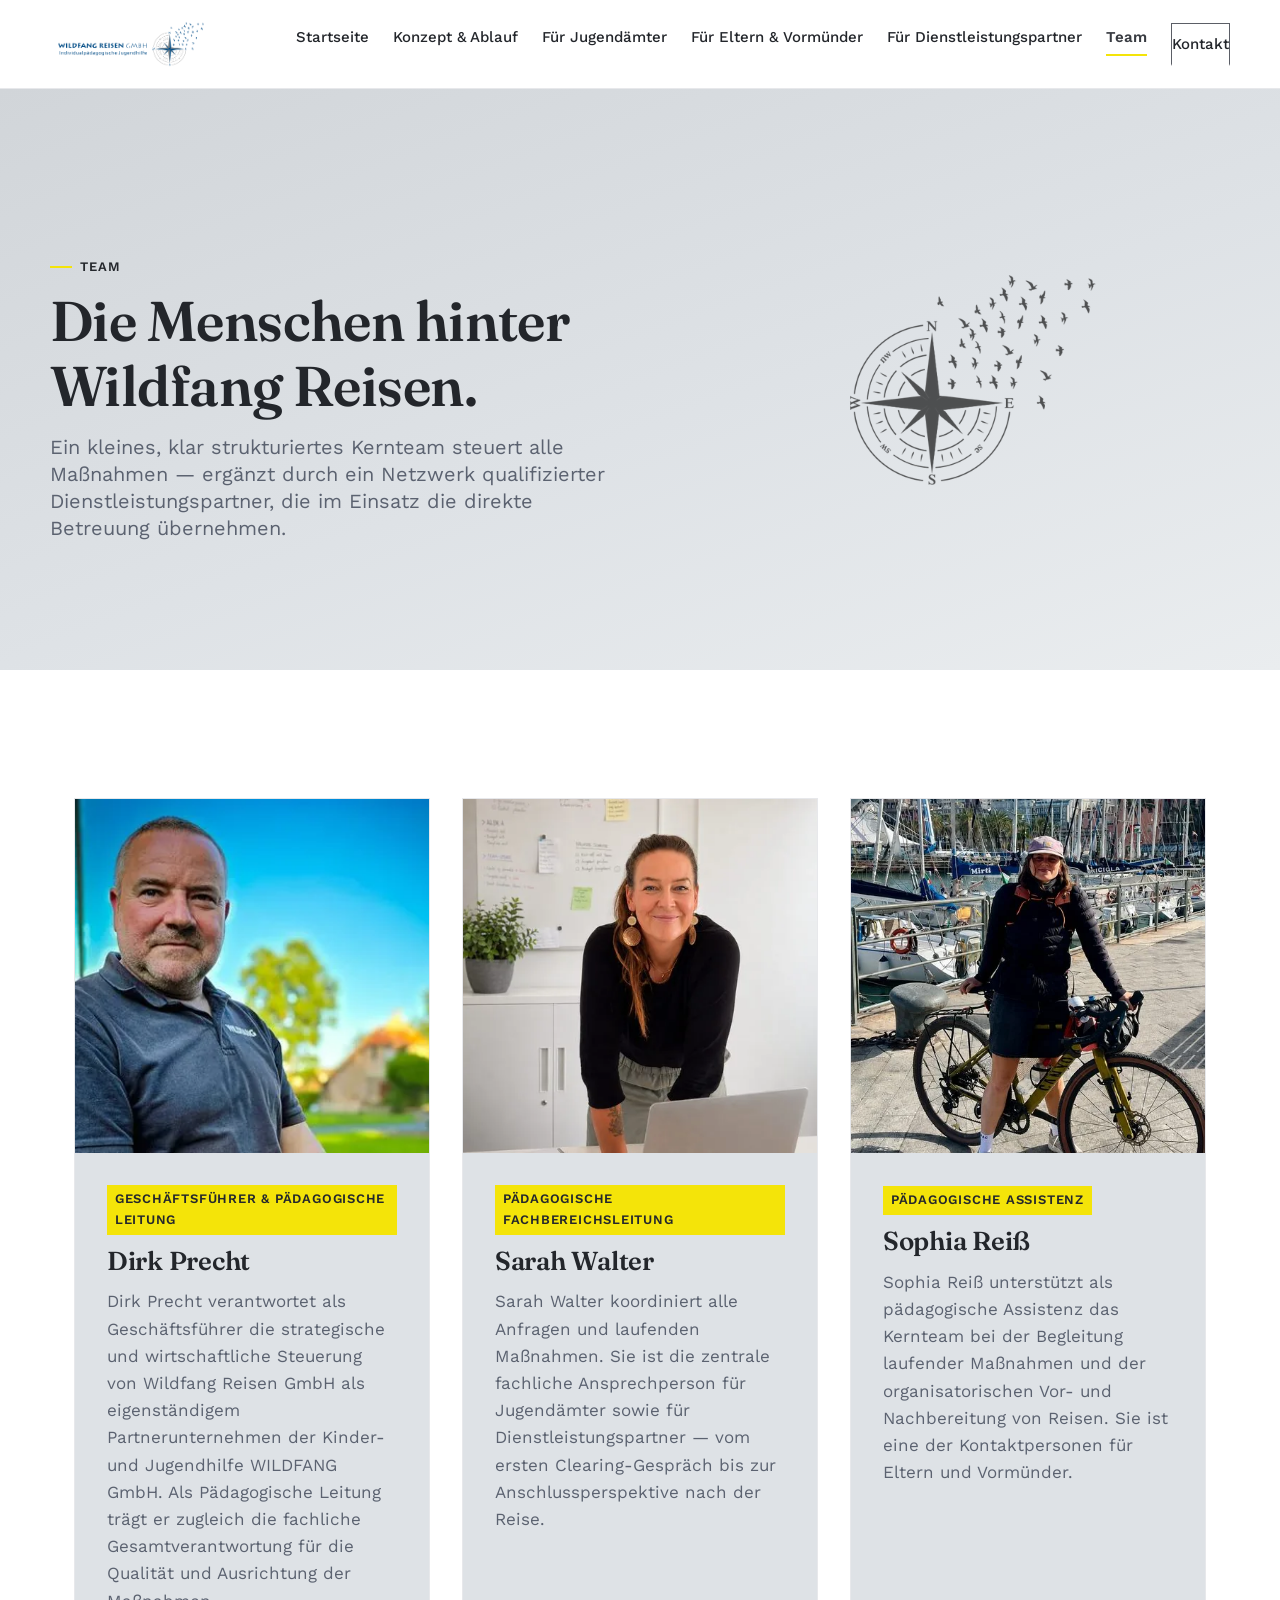
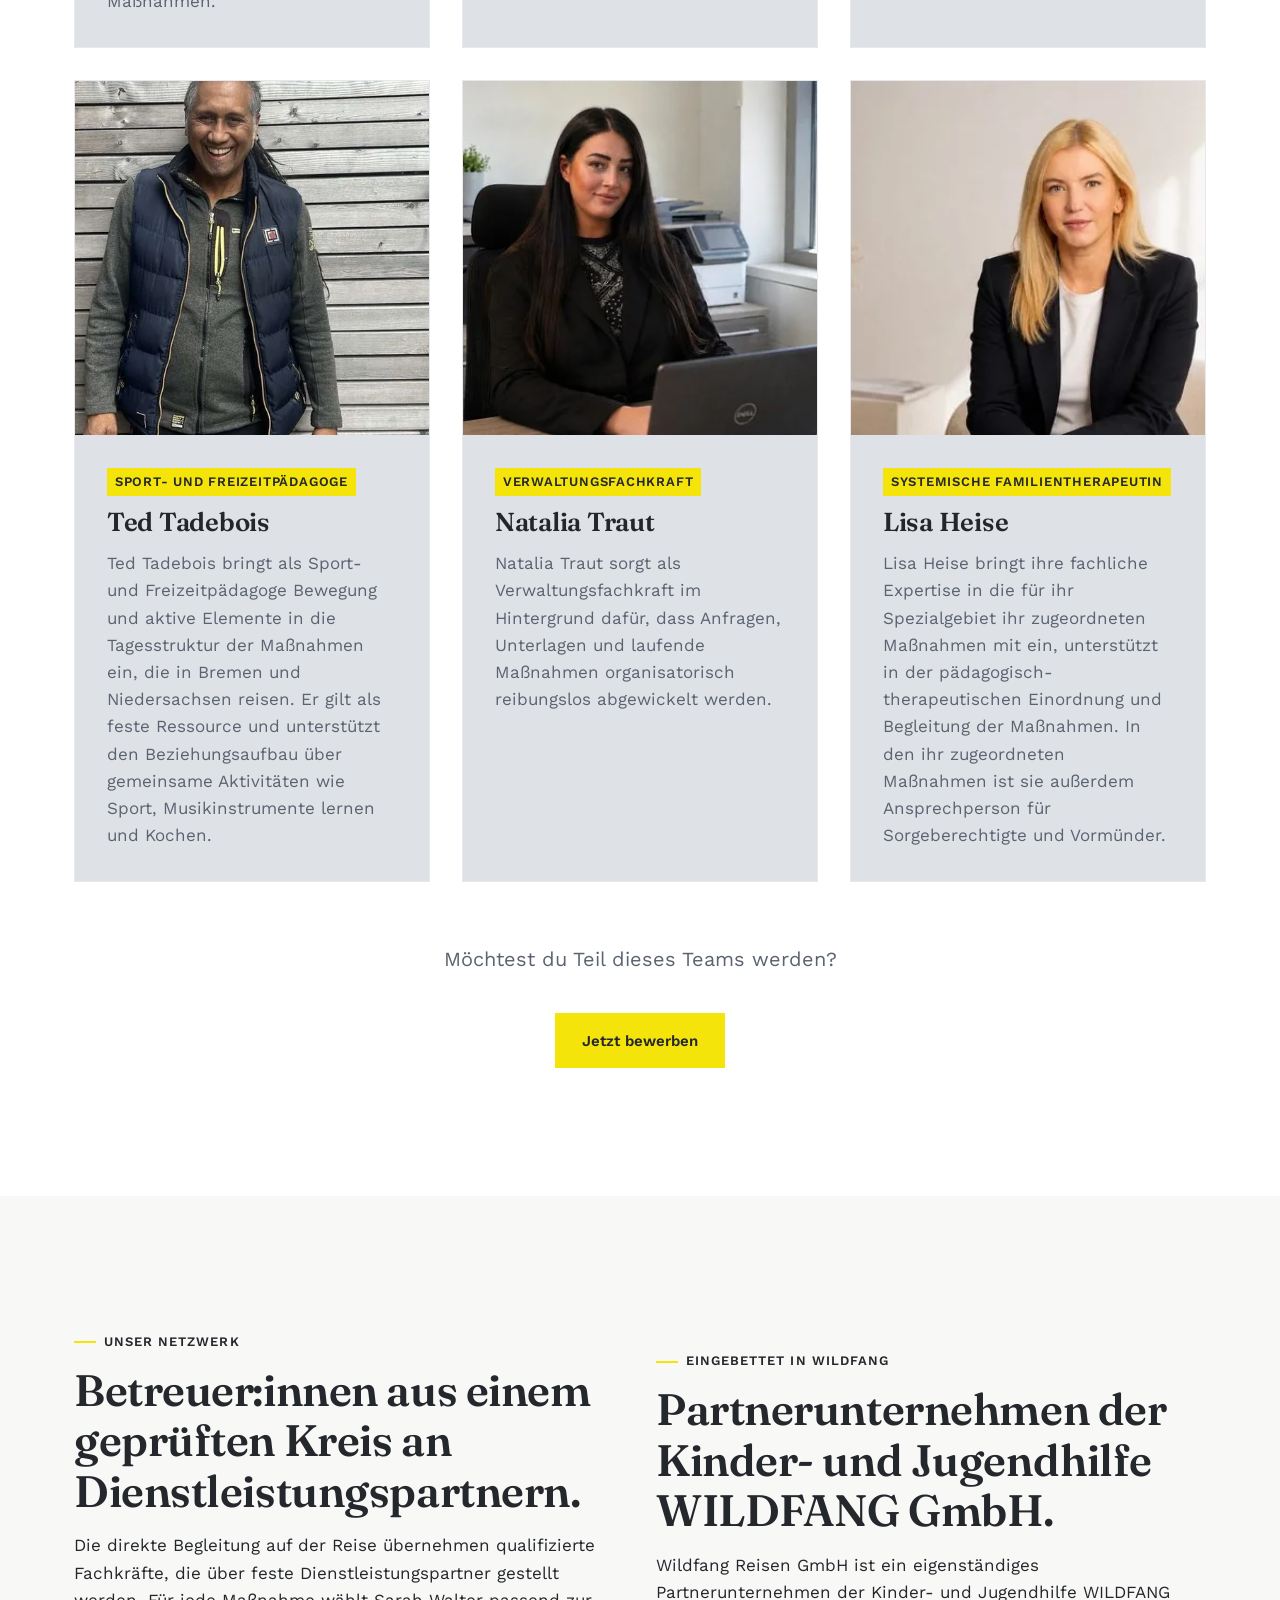
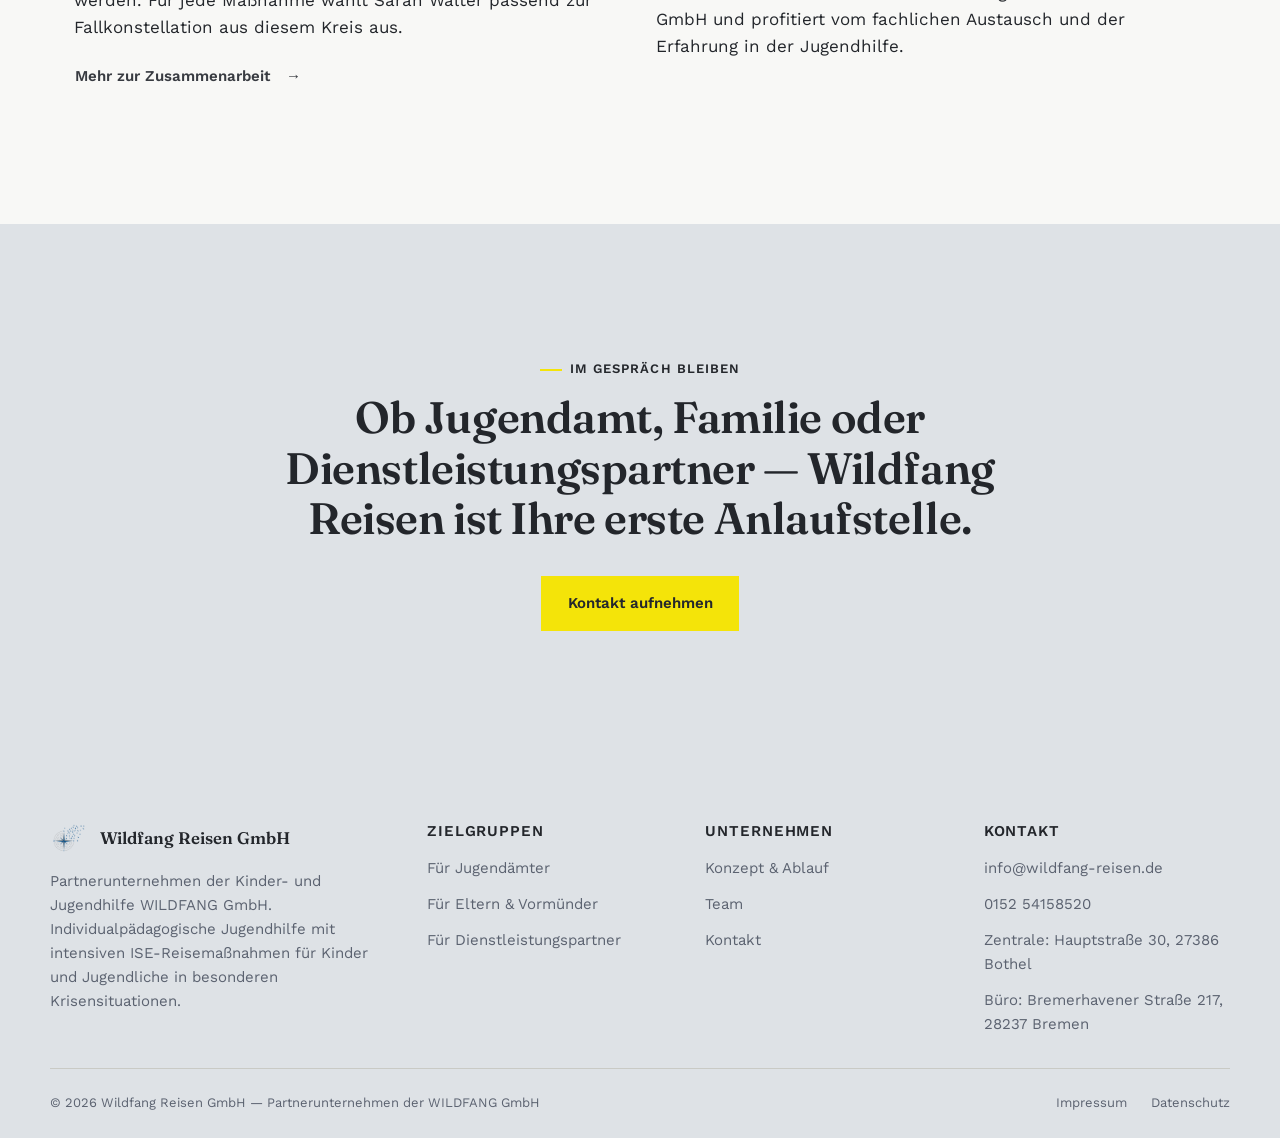
<file: team.html>
<!doctype html>
<html lang="de">
<head>
<meta charset="UTF-8">
<meta name="viewport" content="width=device-width, initial-scale=1">
<title>Team — Wildfang Reisen GmbH</title>
<meta name="description" content="Das Team von Wildfang Reisen GmbH: Dirk Precht (Geschäftsführung), Sarah Walter (Pädagogische Fachbereichsleitung) und weitere Fachkräfte.">
<link rel="canonical" href="https://wildfangreisen-jugendhilfe.de/team.html">
<meta property="og:type" content="website">
<meta property="og:site_name" content="Wildfang Reisen GmbH">
<meta property="og:locale" content="de_DE">
<meta property="og:url" content="https://wildfangreisen-jugendhilfe.de/team.html">
<meta property="og:title" content="Team — Wildfang Reisen GmbH">
<meta property="og:description" content="Das Team von Wildfang Reisen GmbH: Dirk Precht (Geschäftsführung), Sarah Walter (Pädagogische Fachbereichsleitung) und weitere Fachkräfte.">
<meta property="og:image" content="https://wildfangreisen-jugendhilfe.de/assets/logo-horizontal.png">
<meta name="twitter:card" content="summary_large_image">
<meta name="twitter:title" content="Team — Wildfang Reisen GmbH">
<meta name="twitter:description" content="Das Team von Wildfang Reisen GmbH: Dirk Precht (Geschäftsführung), Sarah Walter (Pädagogische Fachbereichsleitung) und weitere Fachkräfte.">
<meta name="twitter:image" content="https://wildfangreisen-jugendhilfe.de/assets/logo-horizontal.png">
<script type="application/ld+json">
{
  "@context": "https://schema.org",
  "@type": "WebPage",
  "name": "Team — Wildfang Reisen GmbH",
  "description": "Das Team von Wildfang Reisen GmbH: Dirk Precht (Geschäftsführung), Sarah Walter (Pädagogische Fachbereichsleitung) und weitere Fachkräfte.",
  "url": "https://wildfangreisen-jugendhilfe.de/team.html",
  "inLanguage": "de-DE",
  "isPartOf": {
    "@type": "Organization",
    "name": "Wildfang Reisen GmbH",
    "url": "https://wildfangreisen-jugendhilfe.de/"
  }
}
</script>
<link rel="icon" type="image/png" href="assets/logo-icon.png">
<link rel="stylesheet" href="css/styles.css">
</head>
<body>
<a class="skip-link" href="#main">Zum Inhalt springen</a>

<header class="site-header">
  <div class="container site-header__inner">
    <a class="brand" href="index.html">
      <img src="assets/logo-horizontal.png" alt="Wildfang Reisen GmbH – Individualpädagogische Jugendhilfe">
    </a>
    <nav class="nav" aria-label="Hauptnavigation">
      <button class="nav-toggle" aria-label="Menü öffnen" aria-expanded="false"><span></span></button>
      <ul class="nav__list">
        <li><a href="index.html">Startseite</a></li>
        <li><a href="konzept.html">Konzept &amp; Ablauf</a></li>
        <li><a href="jugendaemter.html">Für Jugendämter</a></li>
        <li><a href="eltern-vormuender.html">Für Eltern &amp; Vormünder</a></li>
        <li><a href="dienstleistungspartner.html">Für Dienstleistungspartner</a></li>
        <li><a href="team.html" aria-current="page">Team</a></li>
        <li class="nav__cta"><a class="btn btn--outline-dark" href="kontakt.html">Kontakt</a></li>
      </ul>
    </nav>
  </div>
</header>

<main id="main">

  <section class="hero hero--page">
    <div class="container hero__inner">
      <div class="hero__content">
        <p class="eyebrow" style="color:var(--color-brand-strong)">Team</p>
        <h1>Die Menschen hinter Wildfang Reisen.</h1>
        <p class="lede">Ein kleines, klar strukturiertes Kernteam steuert alle Maßnahmen — ergänzt durch ein Netzwerk qualifizierter Dienstleistungspartner, die im Einsatz die direkte Betreuung übernehmen.</p>
      </div>
    </div>
  </section>

  <section class="section">
    <div class="container">
      <div class="grid grid--3" style="gap: var(--space-6);">

        <div class="team-card">
          <div class="team-card__photo"><img src="assets/photos/dirk-precht.webp" alt="Dirk Precht"></div>
          <div class="team-card__body">
            <span class="team-card__role">Geschäftsführer &amp; Pädagogische Leitung</span>
            <h2 class="mt-0">Dirk Precht</h2>
            <p>Dirk Precht verantwortet als Geschäftsführer die strategische und wirtschaftliche Steuerung von Wildfang Reisen GmbH als eigenständigem Partnerunternehmen der Kinder- und Jugendhilfe WILDFANG GmbH. Als Pädagogische Leitung trägt er zugleich die fachliche Gesamtverantwortung für die Qualität und Ausrichtung der Maßnahmen.</p>
          </div>
        </div>

        <div class="team-card">
          <div class="team-card__photo"><img src="assets/photos/sarah-walter.webp" alt="Sarah Walter"></div>
          <div class="team-card__body">
            <span class="team-card__role">Pädagogische Fachbereichsleitung</span>
            <h2 class="mt-0">Sarah Walter</h2>
            <p>Sarah Walter koordiniert alle Anfragen und laufenden Maßnahmen. Sie ist die zentrale fachliche Ansprechperson für Jugendämter sowie für Dienstleistungspartner — vom ersten Clearing-Gespräch bis zur Anschlussperspektive nach der Reise.</p>
          </div>
        </div>

        <div class="team-card">
          <div class="team-card__photo"><img src="assets/photos/sophia-reiss.webp" alt="Sophia Reiß"></div>
          <div class="team-card__body">
            <span class="team-card__role">Pädagogische Assistenz</span>
            <h2 class="mt-0">Sophia Reiß</h2>
            <p>Sophia Reiß unterstützt als pädagogische Assistenz das Kernteam bei der Begleitung laufender Maßnahmen und der organisatorischen Vor- und Nachbereitung von Reisen. Sie ist eine der Kontaktpersonen für Eltern und Vormünder.</p>
          </div>
        </div>

        <div class="team-card">
          <div class="team-card__photo"><img src="assets/photos/ted-tadebois.webp" alt="Ted Tadebois"></div>
          <div class="team-card__body">
            <span class="team-card__role">Sport- und Freizeitpädagoge</span>
            <h2 class="mt-0">Ted Tadebois</h2>
            <p>Ted Tadebois bringt als Sport- und Freizeitpädagoge Bewegung und aktive Elemente in die Tagesstruktur der Maßnahmen ein, die in Bremen und Niedersachsen reisen. Er gilt als feste Ressource und unterstützt den Beziehungsaufbau über gemeinsame Aktivitäten wie Sport, Musikinstrumente lernen und Kochen.</p>
          </div>
        </div>

        <div class="team-card">
          <div class="team-card__photo"><img src="assets/photos/natalia-traut.webp" alt="Natalia Traut"></div>
          <div class="team-card__body">
            <span class="team-card__role">Verwaltungsfachkraft</span>
            <h2 class="mt-0">Natalia Traut</h2>
            <p>Natalia Traut sorgt als Verwaltungsfachkraft im Hintergrund dafür, dass Anfragen, Unterlagen und laufende Maßnahmen organisatorisch reibungslos abgewickelt werden.</p>
          </div>
        </div>

        <div class="team-card">
          <div class="team-card__photo"><img src="assets/photos/lisa-heise.webp" alt="Lisa Heise"></div>
          <div class="team-card__body">
            <span class="team-card__role">Systemische Familientherapeutin</span>
            <h2 class="mt-0">Lisa Heise</h2>
            <p>Lisa Heise bringt ihre fachliche Expertise in die für ihr Spezialgebiet ihr zugeordneten Maßnahmen mit ein, unterstützt in der pädagogisch-therapeutischen Einordnung und Begleitung der Maßnahmen. In den ihr zugeordneten Maßnahmen ist sie außerdem Ansprechperson für Sorgeberechtigte und Vormünder.</p>
          </div>
        </div>

      </div>

      <div class="text-center" style="margin-top: var(--space-8);">
        <p class="lede max-w-content mx-auto">Möchtest du Teil dieses Teams werden?</p>
        <a class="btn btn--primary" href="dienstleistungspartner.html" style="margin-top: var(--space-5);">Jetzt bewerben</a>
      </div>
    </div>
  </section>

  <section class="section section--subtle">
    <div class="container grid grid--2" style="align-items:center;">
      <div>
        <p class="eyebrow">Unser Netzwerk</p>
        <h2>Betreuer:innen aus einem geprüften Kreis an Dienstleistungspartnern.</h2>
        <p>Die direkte Begleitung auf der Reise übernehmen qualifizierte Fachkräfte, die über feste Dienstleistungspartner gestellt werden. Für jede Maßnahme wählt Sarah Walter passend zur Fallkonstellation aus diesem Kreis aus.</p>
        <a class="btn btn--ghost" href="dienstleistungspartner.html">Mehr zur Zusammenarbeit</a>
      </div>
      <div>
        <p class="eyebrow">Eingebettet in WILDFANG</p>
        <h2>Partnerunternehmen der Kinder- und Jugendhilfe WILDFANG GmbH.</h2>
        <p>Wildfang Reisen GmbH ist ein eigenständiges Partnerunternehmen der Kinder- und Jugendhilfe WILDFANG GmbH und profitiert vom fachlichen Austausch und der Erfahrung in der Jugendhilfe.</p>
      </div>
    </div>
  </section>

  <section class="section section--inverse">
    <div class="container text-center">
      <p class="eyebrow" style="justify-content:center;">Im Gespräch bleiben</p>
      <h2 class="max-w-content mx-auto">Ob Jugendamt, Familie oder Dienstleistungspartner — Wildfang Reisen ist Ihre erste Anlaufstelle.</h2>
      <div class="cluster" style="justify-content:center; margin-top: var(--space-6);">
        <a class="btn btn--primary" href="kontakt.html">Kontakt aufnehmen</a>
      </div>
    </div>
  </section>

</main>

<footer class="site-footer">
  <div class="container footer-top">
    <div>
      <div class="footer-brand">
        <img src="assets/logo-icon.png" alt="">
        <span>Wildfang Reisen GmbH</span>
      </div>
      <p style="max-width: 320px; font-size: var(--fs-sm);">Partnerunternehmen der Kinder- und Jugendhilfe WILDFANG GmbH. Individualpädagogische Jugendhilfe mit intensiven ISE-Reisemaßnahmen für Kinder und Jugendliche in besonderen Krisensituationen.</p>
    </div>
    <div class="footer-col">
      <h4>Zielgruppen</h4>
      <ul>
        <li><a href="jugendaemter.html">Für Jugendämter</a></li>
        <li><a href="eltern-vormuender.html">Für Eltern &amp; Vormünder</a></li>
        <li><a href="dienstleistungspartner.html">Für Dienstleistungspartner</a></li>
      </ul>
    </div>
    <div class="footer-col">
      <h4>Unternehmen</h4>
      <ul>
        <li><a href="konzept.html">Konzept &amp; Ablauf</a></li>
        <li><a href="team.html">Team</a></li>
        <li><a href="kontakt.html">Kontakt</a></li>
      </ul>
    </div>
    <div class="footer-col">
      <h4>Kontakt</h4>
      <ul>
        <li><a href="mailto:info@wildfang-reisen.de">info@wildfang-reisen.de</a></li>
        <li>0152 54158520</li>
        <li>Zentrale: Hauptstraße 30, 27386 Bothel</li>
        <li>Büro: Bremerhavener Straße 217, 28237 Bremen</li>
      </ul>
    </div>
  </div>
  <div class="container footer-bottom">
    <span>© 2026 Wildfang Reisen GmbH — Partnerunternehmen der WILDFANG GmbH</span>
    <ul>
      <li><a href="impressum.html">Impressum</a></li>
      <li><a href="datenschutz.html">Datenschutz</a></li>
    </ul>
  </div>
</footer>

<script src="js/main.js"></script>
</body>
</html>
</file>
<file: css/styles.css>
/* ==========================================================================
   Wildfang Reisen GmbH — Design Tokens & Base Styles
   Primitive -> Semantic -> Component token architecture
   ========================================================================== */

/* --- Self-hosted fonts (no external Google Fonts requests) ------------------- */
@font-face {
  font-family: 'Fraunces';
  font-style: normal;
  font-weight: 500 700;
  font-display: swap;
  src: url('../assets/fonts/fraunces-normal-var.woff2') format('woff2');
}
@font-face {
  font-family: 'Fraunces';
  font-style: italic;
  font-weight: 500;
  font-display: swap;
  src: url('../assets/fonts/fraunces-italic-500.woff2') format('woff2');
}
@font-face {
  font-family: 'Work Sans';
  font-style: normal;
  font-weight: 400 700;
  font-display: swap;
  src: url('../assets/fonts/worksans-normal-var.woff2') format('woff2');
}

:root {
  /* --- Primitive tokens ------------------------------------------------ */
  --navy-900: #24272C;
  --navy-800: #2E3136;
  --navy-700: #383B41;
  --navy-600: #494C53;
  --navy-500: #5B5E66;
  --navy-100: #E9E9EB;

  --grey-900: #23262B;
  --grey-700: #454B54;
  --grey-600: #5B6270;
  --grey-400: #8A909B;
  --grey-300: #C7CBD1;
  --grey-150: #E7E8EB;
  --grey-100: #F3F4F6;
  --grey-50:  #F8F8F6;

  /* Light "surface" scale for hero / footer / stats / contact-panel — replaces the old dark-navy inverse sections */
  --surface-inverse-1: #D1D5D9;
  --surface-inverse-2: #DEE2E6;
  --surface-inverse-3: #EAEDEF;

  --yellow-600: #F4E409;
  --yellow-500: #F4E409;
  --yellow-300: #F4E409;
  --yellow-100: #F4E409;

  --white: #FFFFFF;

  /* --- Semantic tokens --------------------------------------------------- */
  --color-bg: var(--white);
  --color-bg-subtle: var(--grey-50);
  --color-bg-inverse: var(--surface-inverse-2);
  --color-bg-accent-soft: var(--yellow-100);

  --color-text: var(--grey-900);
  --color-text-muted: var(--grey-600);
  --color-text-inverse: var(--grey-900);
  --color-text-inverse-muted: var(--grey-600);

  --color-brand: var(--navy-700);
  --color-brand-strong: var(--navy-900);
  --color-accent: var(--yellow-500);
  --color-accent-strong: var(--yellow-600);

  --color-border: var(--grey-150);
  --color-border-inverse: #C9CAC5;

  --color-focus-ring: var(--yellow-500);

  /* --- Typography --------------------------------------------------------- */
  --font-heading: 'Fraunces', Georgia, 'Times New Roman', serif;
  --font-body: 'Work Sans', -apple-system, BlinkMacSystemFont, 'Segoe UI', sans-serif;

  --fs-xs: 0.8125rem;
  --fs-sm: 0.9375rem;
  --fs-base: 1.0625rem;
  --fs-md: 1.25rem;
  --fs-lg: 1.625rem;
  --fs-xl: 2.125rem;
  --fs-2xl: 2.75rem;
  --fs-3xl: 3.5rem;

  --lh-tight: 1.15;
  --lh-snug: 1.35;
  --lh-normal: 1.6;

  /* --- Spacing (8px base scale) -------------------------------------------- */
  --space-1: 0.25rem;
  --space-2: 0.5rem;
  --space-3: 0.75rem;
  --space-4: 1rem;
  --space-5: 1.5rem;
  --space-6: 2rem;
  --space-7: 3rem;
  --space-8: 4rem;
  --space-9: 6rem;
  --space-10: 8rem;

  /* --- Radius / shadow / motion --------------------------------------------- */
  --radius-sm: 0px;
  --radius-md: 0px;
  --radius-lg: 0px;
  --radius-full: 0px;

  --shadow-sm: 0 1px 2px rgba(13, 23, 48, 0.06), 0 1px 1px rgba(13, 23, 48, 0.04);
  --shadow-md: 0 8px 24px rgba(13, 23, 48, 0.10);
  --shadow-lg: 0 24px 48px rgba(13, 23, 48, 0.16);

  --ease-standard: cubic-bezier(0.2, 0.7, 0.3, 1);
  --duration-fast: 150ms;
  --duration-base: 220ms;

  --container-width: 1180px;
}

/* --- Reset --------------------------------------------------------------- */
*, *::before, *::after { box-sizing: border-box; }
html { scroll-behavior: smooth; }
body {
  margin: 0;
  font-family: var(--font-body);
  font-size: var(--fs-base);
  line-height: var(--lh-normal);
  color: var(--color-text);
  background: var(--color-bg);
  -webkit-font-smoothing: antialiased;
}
img { max-width: 100%; display: block; }
a { color: inherit; text-decoration: none; }
ul { margin: 0; padding: 0; list-style: none; }
button { font: inherit; cursor: pointer; }
h1, h2, h3, h4 {
  font-family: var(--font-heading);
  font-weight: 600;
  line-height: var(--lh-tight);
  color: var(--color-brand-strong);
  margin: 0 0 var(--space-4);
  overflow-wrap: break-word;
}
p { margin: 0 0 var(--space-4); }
h1 { font-size: var(--fs-3xl); letter-spacing: -0.01em; }
h2 { font-size: var(--fs-2xl); letter-spacing: -0.01em; }
h3 { font-size: var(--fs-lg); }
h4 { font-size: var(--fs-md); }

@media (max-width: 720px) {
  h1 { font-size: var(--fs-2xl); }
  h2 { font-size: var(--fs-xl); }
  h3 { font-size: var(--fs-md); }
}

.eyebrow {
  display: inline-flex;
  align-items: center;
  gap: var(--space-2);
  font-family: var(--font-body);
  font-size: var(--fs-xs);
  font-weight: 600;
  letter-spacing: 0.08em;
  text-transform: uppercase;
  color: var(--color-brand-strong);
  margin-bottom: var(--space-3);
}
.eyebrow::before {
  content: "";
  width: 22px;
  height: 2px;
  background: var(--color-accent);
  display: inline-block;
}
.lede { font-size: var(--fs-md); color: var(--color-text-muted); line-height: var(--lh-snug); }

/* --- Focus / accessibility -------------------------------------------------- */
a:focus-visible, button:focus-visible, input:focus-visible, textarea:focus-visible {
  outline: 3px solid var(--color-focus-ring);
  outline-offset: 2px;
  border-radius: var(--radius-sm);
}
.skip-link {
  position: absolute;
  left: -999px;
  top: 0;
  background: var(--color-accent);
  color: var(--navy-900);
  padding: var(--space-2) var(--space-4);
  z-index: 1000;
  font-weight: 600;
  border-radius: 0 0 var(--radius-sm) 0;
}
.skip-link:focus { left: 0; }

@media (prefers-reduced-motion: reduce) {
  html { scroll-behavior: auto; }
  * { animation-duration: 0.01ms !important; transition-duration: 0.01ms !important; }
  .hero__bg-img { animation: none !important; opacity: 0; }
  .hero__bg-img:first-child { opacity: 1 !important; transform: scale(1) !important; }
}

/* --- Scroll reveal (progressive enhancement: only active once JS adds .js-reveal) ------ */
.js-reveal {
  opacity: 0;
  transform: translateY(20px);
  transition: opacity 600ms var(--ease-standard), transform 600ms var(--ease-standard);
  transition-delay: calc(var(--reveal-i, 0) * 90ms);
}
.js-reveal.is-visible { opacity: 1; transform: translateY(0); }

/* --- Layout helpers -------------------------------------------------------- */
.container {
  width: 100%;
  max-width: var(--container-width);
  margin: 0 auto;
  padding: 0 var(--space-5);
}
.section { padding: var(--space-10) 0; }
.section--tight { padding: var(--space-8) 0; }
.section--subtle { background: var(--color-bg-subtle); }
.section--inverse { background: var(--color-bg-inverse); color: var(--color-text-inverse); }
.section--inverse h1, .section--inverse h2, .section--inverse h3 { color: var(--color-text-inverse); }
.section--inverse .lede { color: var(--color-text-inverse-muted); }

.grid { display: grid; gap: var(--space-6); }
.grid--2 { grid-template-columns: repeat(2, minmax(0, 1fr)); }
.grid--3 { grid-template-columns: repeat(3, minmax(0, 1fr)); }
.grid--4 { grid-template-columns: repeat(4, minmax(0, 1fr)); }
@media (max-width: 900px) {
  .grid--3, .grid--4 { grid-template-columns: repeat(2, minmax(0, 1fr)); }
}
@media (max-width: 620px) {
  .grid--2, .grid--3, .grid--4 { grid-template-columns: minmax(0, 1fr); }
}

.stack { display: flex; flex-direction: column; gap: var(--space-4); }
.cluster { display: flex; flex-wrap: wrap; gap: var(--space-3); align-items: center; }

/* --- Buttons ----------------------------------------------------------------- */
.btn {
  display: inline-flex;
  align-items: center;
  justify-content: center;
  gap: var(--space-2);
  padding: 0.9rem 1.6rem;
  border-radius: var(--radius-full);
  font-weight: 600;
  font-size: var(--fs-sm);
  border: 1.5px solid transparent;
  transition: transform var(--duration-fast) var(--ease-standard),
              background-color var(--duration-base) var(--ease-standard),
              border-color var(--duration-base) var(--ease-standard),
              color var(--duration-base) var(--ease-standard);
  white-space: nowrap;
}
.btn:hover { transform: translateY(-1px); }
.btn:active { transform: translateY(0) scale(0.97); }
.btn--primary { background: var(--color-accent); color: var(--navy-900); }
.btn--primary:hover { background: var(--color-accent-strong); }
.btn--outline-light { border-color: rgba(35,38,43,0.35); color: var(--color-text-inverse); }
.btn--outline-light:hover { border-color: var(--color-text-inverse); background: rgba(35,38,43,0.06); }
.btn--outline-dark { border-color: var(--navy-500); color: var(--color-brand); }
.btn--outline-dark:hover { background: var(--navy-100); }
.btn--ghost { color: var(--color-brand); font-weight: 600; padding: 0.4rem 0; border-radius: 0; }
.btn--ghost::after { content: "→"; margin-left: var(--space-2); transition: transform var(--duration-fast) var(--ease-standard); display: inline-block; }
.btn--ghost:hover::after { transform: translateX(3px); }

/* --- Header / navigation ------------------------------------------------------ */
.site-header {
  position: sticky;
  top: 0;
  z-index: 100;
  border-bottom: 1px solid var(--color-border);
}
.site-header::before {
  content: "";
  position: absolute;
  inset: 0;
  background: rgba(255, 255, 255, 0.92);
  backdrop-filter: blur(10px);
  z-index: -1;
}
.site-header__inner {
  display: flex;
  align-items: center;
  justify-content: space-between;
  padding: var(--space-4) 0;
}
.brand { display: flex; align-items: center; gap: var(--space-3); }
.brand img { height: 56px; width: auto; }

.nav { display: flex; align-items: center; gap: var(--space-6); }
.nav__list { display: flex; gap: var(--space-5); }
.nav__list a {
  font-size: var(--fs-sm);
  font-weight: 500;
  color: var(--color-text);
  padding: var(--space-2) 0;
  border-bottom: 2px solid transparent;
  transition: color var(--duration-base) var(--ease-standard), border-color var(--duration-base) var(--ease-standard);
}
.nav__list a:hover { color: var(--color-brand); }
.nav__list a[aria-current="page"] { color: var(--color-brand); border-bottom-color: var(--color-accent); font-weight: 600; }

.nav-toggle {
  display: none;
  background: none;
  border: none;
  padding: var(--space-2);
}
.nav-toggle span, .nav-toggle::before, .nav-toggle::after {
  content: "";
  display: block;
  width: 24px;
  height: 2px;
  background: var(--color-brand-strong);
  margin: 5px 0;
  transition: transform var(--duration-base) var(--ease-standard), opacity var(--duration-base) var(--ease-standard);
}

@media (max-width: 860px) {
  .nav-toggle { display: block; }
  .nav { position: relative; }
  .nav__list {
    position: fixed;
    inset: 89px 0 0 0;
    background: var(--color-bg);
    flex-direction: column;
    align-items: flex-start;
    gap: 0;
    padding: var(--space-5);
    transform: translateX(100%);
    transition: transform var(--duration-base) var(--ease-standard);
    overflow-y: auto;
  }
  .nav__list.is-open { transform: translateX(0); }
  .nav__list li { width: 100%; border-bottom: 1px solid var(--color-border); }
  .nav__list a { display: block; padding: var(--space-4) 0; }
  .nav__cta { margin-top: var(--space-4); }
}
.nav__cta { flex-shrink: 0; }

/* --- Hero ------------------------------------------------------------------- */
.hero {
  background: linear-gradient(160deg, var(--surface-inverse-1) 0%, var(--surface-inverse-2) 55%, var(--surface-inverse-3) 100%);
  color: var(--color-text-inverse);
  position: relative;
  overflow: hidden;
}
.hero::before {
  content: "";
  position: absolute;
  left: 76%;
  top: 50%;
  transform: translate(-50%, -50%);
  width: 300px;
  height: 260px;
  background-image: url('../assets/logo-icon-hero.png');
  background-repeat: no-repeat;
  background-position: center;
  background-size: contain;
  pointer-events: none;
  filter: invert(1);
  opacity: 0.65;
}
@media (max-width: 900px) {
  .hero::before { display: none; }
}
.hero__inner { padding: var(--space-9) 0 var(--space-8); position: relative; }
.hero--page { padding: var(--space-8) 0 var(--space-7); }
.hero__content { max-width: 640px; }
.hero h1 { color: var(--color-text-inverse); }
.hero .lede { max-width: 560px; }

/* --- Hero photo background: resource photos crossfade like a video, grey/yellow-tinted overlay --- */
.hero--photo { background: var(--grey-900); }
.hero--photo::before { display: none; }
.hero__bg {
  position: absolute;
  inset: 0;
  overflow: hidden;
  z-index: 0;
}
.hero__bg-img {
  position: absolute;
  inset: 0;
  width: 100%;
  height: 100%;
  object-fit: cover;
  opacity: 0;
  animation: hero-bg-crossfade 24s ease-in-out infinite;
}
.hero__bg::before {
  content: "";
  position: absolute;
  inset: 0;
  z-index: 1;
  background: linear-gradient(100deg, rgba(35,38,43,0.90) 0%, rgba(35,38,43,0.68) 45%, rgba(35,38,43,0.35) 75%);
}
.hero__bg::after {
  content: "";
  position: absolute;
  inset: 0;
  z-index: 1;
  background: radial-gradient(ellipse 640px 420px at 8% 100%, rgba(244,228,9,0.22) 0%, rgba(244,228,9,0) 70%);
}
@keyframes hero-bg-crossfade {
  0%     { opacity: 0; transform: scale(1.05); }
  4%     { opacity: 1; transform: scale(1.05); }
  21%    { opacity: 1; transform: scale(1.1); }
  25%    { opacity: 0; transform: scale(1.1); }
  100%   { opacity: 0; }
}
.hero--photo .hero__inner { position: relative; z-index: 1; }
.hero--photo h1, .hero--photo .eyebrow { color: var(--white); }
.hero--photo .lede { color: rgba(255,255,255,0.82); }
.hero--photo .trust-strip__item { color: rgba(255,255,255,0.75); }
.hero--photo .trust-strip__icon { color: var(--white); }
.hero--photo .trust-strip { border-top-color: rgba(255,255,255,0.25); }
.hero--photo .eyebrow::before { background: var(--color-accent); }
.hero--photo .btn--outline-light { border-color: rgba(255,255,255,0.5); color: var(--white); }
.hero--photo .btn--outline-light:hover { border-color: var(--white); background: rgba(255,255,255,0.1); }
.hero__actions { display: flex; gap: var(--space-4); flex-wrap: wrap; margin-top: var(--space-6); }

.trust-strip {
  border-top: 1px solid var(--color-border-inverse);
  margin-top: var(--space-8);
  padding-top: var(--space-6);
  display: flex;
  flex-wrap: wrap;
  gap: var(--space-6) var(--space-8);
}
.trust-strip__item { display: flex; align-items: center; gap: var(--space-3); font-size: var(--fs-sm); color: var(--color-text-inverse-muted); max-width: 220px; }
.trust-strip__icon { color: var(--color-brand-strong); flex-shrink: 0; }

/* --- Cards ------------------------------------------------------------------ */
.card {
  background: var(--white);
  border: 1px solid var(--color-border);
  border-radius: var(--radius-lg);
  padding: var(--space-6);
  transition: box-shadow var(--duration-base) var(--ease-standard), transform var(--duration-base) var(--ease-standard);
}
.card:hover { box-shadow: var(--shadow-md); transform: translateY(-2px); }
.card[id] { scroll-margin-top: var(--space-8); }
.card__icon {
  width: 52px;
  height: 52px;
  border-radius: var(--radius-md);
  background: var(--color-bg-accent-soft);
  display: flex;
  align-items: center;
  justify-content: center;
  color: var(--color-brand-strong);
  margin-bottom: var(--space-4);
}
.card h3 { margin-bottom: var(--space-2); }
.card p:last-child { margin-bottom: 0; }

/* --- Photo slider -------------------------------------------------------------- */
.photo-slider {
  position: relative;
  overflow: hidden;
  aspect-ratio: 16 / 9;
  width: calc(100% + 3rem);
  margin: calc(-1 * var(--space-6)) calc(-1 * var(--space-6)) var(--space-5);
  border-radius: var(--radius-lg) var(--radius-lg) 0 0;
  background: var(--navy-100);
}
.photo-slider__track {
  display: flex;
  height: 100%;
  transition: transform var(--duration-base) var(--ease-standard);
}
.photo-slider__slide {
  flex: 0 0 100%;
  width: 100%;
  height: 100%;
  object-fit: cover;
  display: block;
}
.photo-slider__nav {
  position: absolute;
  top: 50%;
  transform: translateY(-50%);
  width: 34px;
  height: 34px;
  border-radius: 50%;
  background: rgba(13, 23, 48, 0.55);
  color: var(--white);
  border: none;
  font-size: 1.2rem;
  line-height: 1;
  display: flex;
  align-items: center;
  justify-content: center;
  cursor: pointer;
  transition: background var(--duration-fast) var(--ease-standard);
}
.photo-slider__nav:hover { background: rgba(13, 23, 48, 0.8); }
.photo-slider__nav--prev { left: var(--space-3); }
.photo-slider__nav--next { right: var(--space-3); }
.photo-slider__dots {
  position: absolute;
  bottom: var(--space-3);
  left: 50%;
  transform: translateX(-50%);
  display: flex;
  gap: 6px;
}
.photo-slider__dot {
  width: 7px;
  height: 7px;
  border-radius: 50%;
  background: rgba(255, 255, 255, 0.55);
  border: none;
  padding: 0;
  cursor: pointer;
}
.photo-slider__dot.is-active { background: var(--white); }

.audience-card {
  display: flex;
  flex-direction: column;
  height: 100%;
  border-radius: var(--radius-lg);
  padding: var(--space-7) var(--space-6);
  background: var(--surface-inverse-2);
  color: var(--color-text-inverse);
  position: relative;
  overflow: hidden;
}
.audience-card h3 { color: var(--color-text-inverse); }
.audience-card--alt { background: var(--grey-100); color: var(--color-text); }
.audience-card--alt h3 { color: var(--color-brand-strong); }
.audience-card--accent { background: var(--color-accent); color: var(--navy-900); }
.audience-card--accent h3 { color: var(--navy-900); }
.audience-card .eyebrow { color: var(--color-brand-strong); }
.audience-card--alt .eyebrow, .audience-card--accent .eyebrow { color: var(--color-brand-strong); }
.audience-card--alt .eyebrow::before, .audience-card--accent .eyebrow::before { background: var(--yellow-600); }
.audience-card p { color: inherit; opacity: 0.85; flex-grow: 1; }
.audience-card .btn { margin-top: var(--space-5); align-self: flex-start; }

/* --- Process / steps ---------------------------------------------------------- */
.steps { counter-reset: step; }
.step {
  display: grid;
  grid-template-columns: 64px 1fr;
  gap: var(--space-5);
  padding: var(--space-6) 0;
  border-bottom: 1px solid var(--color-border);
}
.step:last-child { border-bottom: none; }
.step__number {
  counter-increment: step;
  width: 52px;
  height: 52px;
  border-radius: 50%;
  background: var(--navy-900);
  color: var(--color-accent);
  font-family: var(--font-heading);
  font-weight: 600;
  font-size: 1.3rem;
  display: flex;
  align-items: center;
  justify-content: center;
}
.step__number::before { content: counter(step, decimal-leading-zero); }
@media (max-width: 620px) {
  .step { grid-template-columns: 44px 1fr; gap: var(--space-4); }
  .step__number { width: 40px; height: 40px; font-size: 1rem; }
}

/* --- Stat row --------------------------------------------------------------- */
.stat { text-align: left; }
.stat__value { font-family: var(--font-heading); font-size: var(--fs-2xl); color: var(--color-brand-strong); display: block; }
.section--inverse .stat__value { color: var(--color-brand-strong); }
.stat__label { font-size: var(--fs-sm); color: var(--color-text-muted); }
.section--inverse .stat__label { color: var(--color-text-inverse-muted); }

/* Nested "shell + core" frame: gives a flat stat block physical depth without rounding corners */
.stat-frame {
  background: var(--grey-100);
  border: 1px solid var(--color-border);
  padding: var(--space-3);
}
.stat-frame__core {
  background: var(--white);
  border: 1px solid var(--color-border);
  padding: var(--space-6);
}

/* --- Quote ------------------------------------------------------------------ */
.quote {
  border-left: 3px solid var(--color-accent);
  padding-left: var(--space-6);
  font-family: var(--font-heading);
  font-size: var(--fs-lg);
  font-weight: 500;
  color: var(--color-brand-strong);
  font-style: italic;
  line-height: var(--lh-snug);
}
.quote__attribution { margin-top: var(--space-4); font-family: var(--font-body); font-style: normal; font-size: var(--fs-sm); font-weight: 600; color: var(--color-text-muted); }

/* --- FAQ ---------------------------------------------------------------------- */
.faq-item { border-bottom: 1px solid var(--color-border); padding: var(--space-5) 0; }
.faq-item summary {
  font-family: var(--font-heading);
  font-weight: 600;
  font-size: var(--fs-md);
  color: var(--color-brand-strong);
  cursor: pointer;
  list-style: none;
  display: flex;
  justify-content: space-between;
  align-items: center;
  gap: var(--space-4);
}
.faq-item summary::-webkit-details-marker { display: none; }
.faq-item summary::after {
  content: "+";
  font-size: 1.6rem;
  color: var(--color-brand-strong);
  flex-shrink: 0;
  transition: transform var(--duration-base) var(--ease-standard);
}
.faq-item[open] summary::after { transform: rotate(45deg); }
.faq-item p { margin-top: var(--space-3); color: var(--color-text-muted); }

/* --- Ressourcen-Finder (interactive) -------------------------------------------- */
.finder {
  background: var(--white);
  border: 1px solid var(--color-border);
  border-radius: var(--radius-lg);
  padding: var(--space-7);
  margin-top: var(--space-7);
  max-width: 760px;
}
.finder__progress { display: flex; gap: var(--space-2); margin-bottom: var(--space-6); }
.finder__progress-step {
  flex: 1;
  height: 4px;
  border-radius: var(--radius-full);
  background: var(--color-border);
  transition: background var(--duration-base) var(--ease-standard);
}
.finder__progress-step.is-done { background: var(--color-accent); }

.finder__question { display: none; }
.finder__question.is-active { display: block; animation: finder-fade var(--duration-base) var(--ease-standard); }
@keyframes finder-fade { from { opacity: 0; transform: translateY(6px); } to { opacity: 1; transform: translateY(0); } }
.finder__question-count { font-size: var(--fs-xs); font-weight: 600; letter-spacing: 0.06em; text-transform: uppercase; color: var(--color-brand-strong); margin-bottom: var(--space-2); }
.finder__question-title { margin-bottom: var(--space-5); }
.finder__options { display: flex; flex-direction: column; gap: var(--space-3); }
.finder__option {
  text-align: left;
  background: var(--color-bg-subtle);
  border: 1.5px solid var(--color-border);
  border-radius: var(--radius-md);
  padding: var(--space-4) var(--space-5);
  font: inherit;
  font-weight: 500;
  color: var(--color-text);
  transition: border-color var(--duration-base) var(--ease-standard), background var(--duration-base) var(--ease-standard), transform var(--duration-fast) var(--ease-standard);
}
.finder__option:hover { border-color: var(--color-accent); background: var(--color-bg-accent-soft); transform: translateY(-1px); }
.finder__back { margin-top: var(--space-5); font-size: var(--fs-sm); font-weight: 600; color: var(--color-text-muted); display: inline-block; }
.finder__back:hover { color: var(--color-brand); }

.finder__result { display: none; }
.finder__result.is-active { display: block; animation: finder-fade var(--duration-base) var(--ease-standard); }
.finder__result-grid { display: grid; grid-template-columns: 200px 1fr; gap: var(--space-6); align-items: center; }
.finder__result-image { width: 100%; aspect-ratio: 4 / 3; object-fit: cover; border-radius: var(--radius-md); }
.finder__result-icon {
  width: 100%;
  aspect-ratio: 4 / 3;
  border-radius: var(--radius-md);
  background: var(--color-bg-accent-soft);
  color: var(--color-brand-strong);
  display: flex;
  align-items: center;
  justify-content: center;
}
.finder__result-label { font-size: var(--fs-xs); font-weight: 600; letter-spacing: 0.06em; text-transform: uppercase; color: var(--color-brand-strong); margin-bottom: var(--space-2); }
.finder__result-actions { display: flex; flex-wrap: wrap; gap: var(--space-3); margin-top: var(--space-5); }
.finder__summary {
  margin-top: var(--space-6);
  border-top: 1px solid var(--color-border);
  padding-top: var(--space-5);
  display: flex;
  flex-direction: column;
  gap: var(--space-3);
}
.finder__summary-row { display: flex; justify-content: space-between; gap: var(--space-4); font-size: var(--fs-sm); }
.finder__summary-label { color: var(--color-text-muted); }
.finder__summary-value { font-weight: 600; color: var(--color-brand-strong); text-align: right; }
.finder__restart { font-size: var(--fs-sm); font-weight: 600; color: var(--color-text-muted); margin-top: var(--space-6); display: inline-block; }
.finder__restart:hover { color: var(--color-brand); }

@media (max-width: 620px) {
  .finder { padding: var(--space-5); }
  .finder__result-grid { grid-template-columns: 1fr; }
}

/* --- Team ---------------------------------------------------------------------- */
.team-card {
  background: var(--white);
  border: 1px solid var(--color-border);
  overflow: hidden;
  display: flex;
  flex-direction: column;
}
.team-card__photo { aspect-ratio: 1 / 1; overflow: hidden; }
.team-card__photo img { width: 100%; height: 100%; object-fit: cover; display: block; }
.team-card__body {
  background: var(--surface-inverse-2);
  color: var(--color-text-inverse);
  padding: var(--space-6);
  flex-grow: 1;
}
.team-card__role {
  background: var(--color-accent);
  color: var(--navy-900);
  font-weight: 600;
  font-size: var(--fs-xs);
  text-transform: uppercase;
  letter-spacing: 0.06em;
  padding: 0.3em 0.6em;
  margin-bottom: var(--space-3);
  display: inline-block;
}
.team-card__body h2 { font-size: var(--fs-lg); color: var(--color-text-inverse); margin: 0 0 var(--space-3); }
.team-card__body p { color: var(--color-text-inverse-muted); margin: 0; }

/* --- Forms --------------------------------------------------------------------- */
.form-field { display: flex; flex-direction: column; gap: var(--space-2); margin-bottom: var(--space-5); }
.form-field label { font-weight: 600; font-size: var(--fs-sm); color: var(--color-brand-strong); }
.form-field .hint { font-size: var(--fs-xs); color: var(--color-text-muted); font-weight: 400; }
.form-field input, .form-field select, .form-field textarea {
  font: inherit;
  padding: var(--space-3) var(--space-4);
  border: 1.5px solid var(--color-border);
  border-radius: var(--radius-sm);
  background: var(--white);
  color: var(--color-text);
}
.form-field input:focus, .form-field select:focus, .form-field textarea:focus {
  border-color: var(--color-accent);
}
.form-row { display: grid; grid-template-columns: 1fr 1fr; gap: var(--space-5); }
@media (max-width: 620px) { .form-row { grid-template-columns: 1fr; } }
.form-consent { display: flex; gap: var(--space-3); align-items: flex-start; font-size: var(--fs-sm); color: var(--color-text-muted); }
.form-consent input { margin-top: 4px; }

.contact-panel {
  background: var(--surface-inverse-2);
  color: var(--color-text-inverse);
  border-radius: var(--radius-lg);
  padding: var(--space-7);
}
.contact-panel a { color: var(--grey-900); font-weight: 600; }
.contact-panel__block { padding: var(--space-5) 0; border-bottom: 1px solid var(--color-border-inverse); }
.contact-panel__block:last-child { border-bottom: none; padding-bottom: 0; }
.contact-panel__block:first-child { padding-top: 0; }
.contact-panel__role { color: var(--color-brand-strong); font-size: var(--fs-xs); font-weight: 600; text-transform: uppercase; letter-spacing: 0.06em; }

/* --- Legal text ---------------------------------------------------------------- */
.legal h2 { font-size: var(--fs-lg); margin-top: var(--space-8); }
.legal h2:first-of-type { margin-top: 0; }
.legal p, .legal li { color: var(--color-text-muted); }
.legal ul { margin: 0 0 var(--space-4); padding-left: var(--space-5); list-style: disc; }

/* --- Footer -------------------------------------------------------------------- */
.site-footer { background: var(--surface-inverse-2); color: var(--color-text-inverse-muted); }
.site-footer a:hover { color: var(--color-text-inverse); }
.footer-top { padding: var(--space-8) 0 var(--space-6); display: grid; grid-template-columns: 1.4fr 1fr 1fr 1fr; gap: var(--space-6); }
@media (max-width: 860px) { .footer-top { grid-template-columns: 1fr 1fr; } }
@media (max-width: 560px) { .footer-top { grid-template-columns: 1fr; } }
.footer-brand { display: flex; align-items: center; gap: var(--space-3); margin-bottom: var(--space-4); }
.footer-brand img { width: 38px; height: auto; }
.footer-brand span { font-family: var(--font-heading); font-weight: 600; color: var(--color-text-inverse); font-size: 1.05rem; }
.footer-col h4 { color: var(--color-text-inverse); font-family: var(--font-body); font-size: var(--fs-sm); text-transform: uppercase; letter-spacing: 0.06em; margin-bottom: var(--space-4); }
.footer-col ul { display: flex; flex-direction: column; gap: var(--space-3); font-size: var(--fs-sm); }
.footer-bottom {
  border-top: 1px solid var(--color-border-inverse);
  padding: var(--space-5) 0;
  display: flex;
  justify-content: space-between;
  flex-wrap: wrap;
  gap: var(--space-3);
  font-size: var(--fs-xs);
}
.footer-bottom ul { display: flex; gap: var(--space-5); }

/* --- Utility ------------------------------------------------------------------- */
.text-center { text-align: center; }
.mx-auto { margin-left: auto; margin-right: auto; }
.mt-0 { margin-top: 0; }
.max-w-content { max-width: 720px; }
.sr-only {
  position: absolute; width: 1px; height: 1px; padding: 0; margin: -1px;
  overflow: hidden; clip: rect(0,0,0,0); white-space: nowrap; border: 0;
}
</file>
